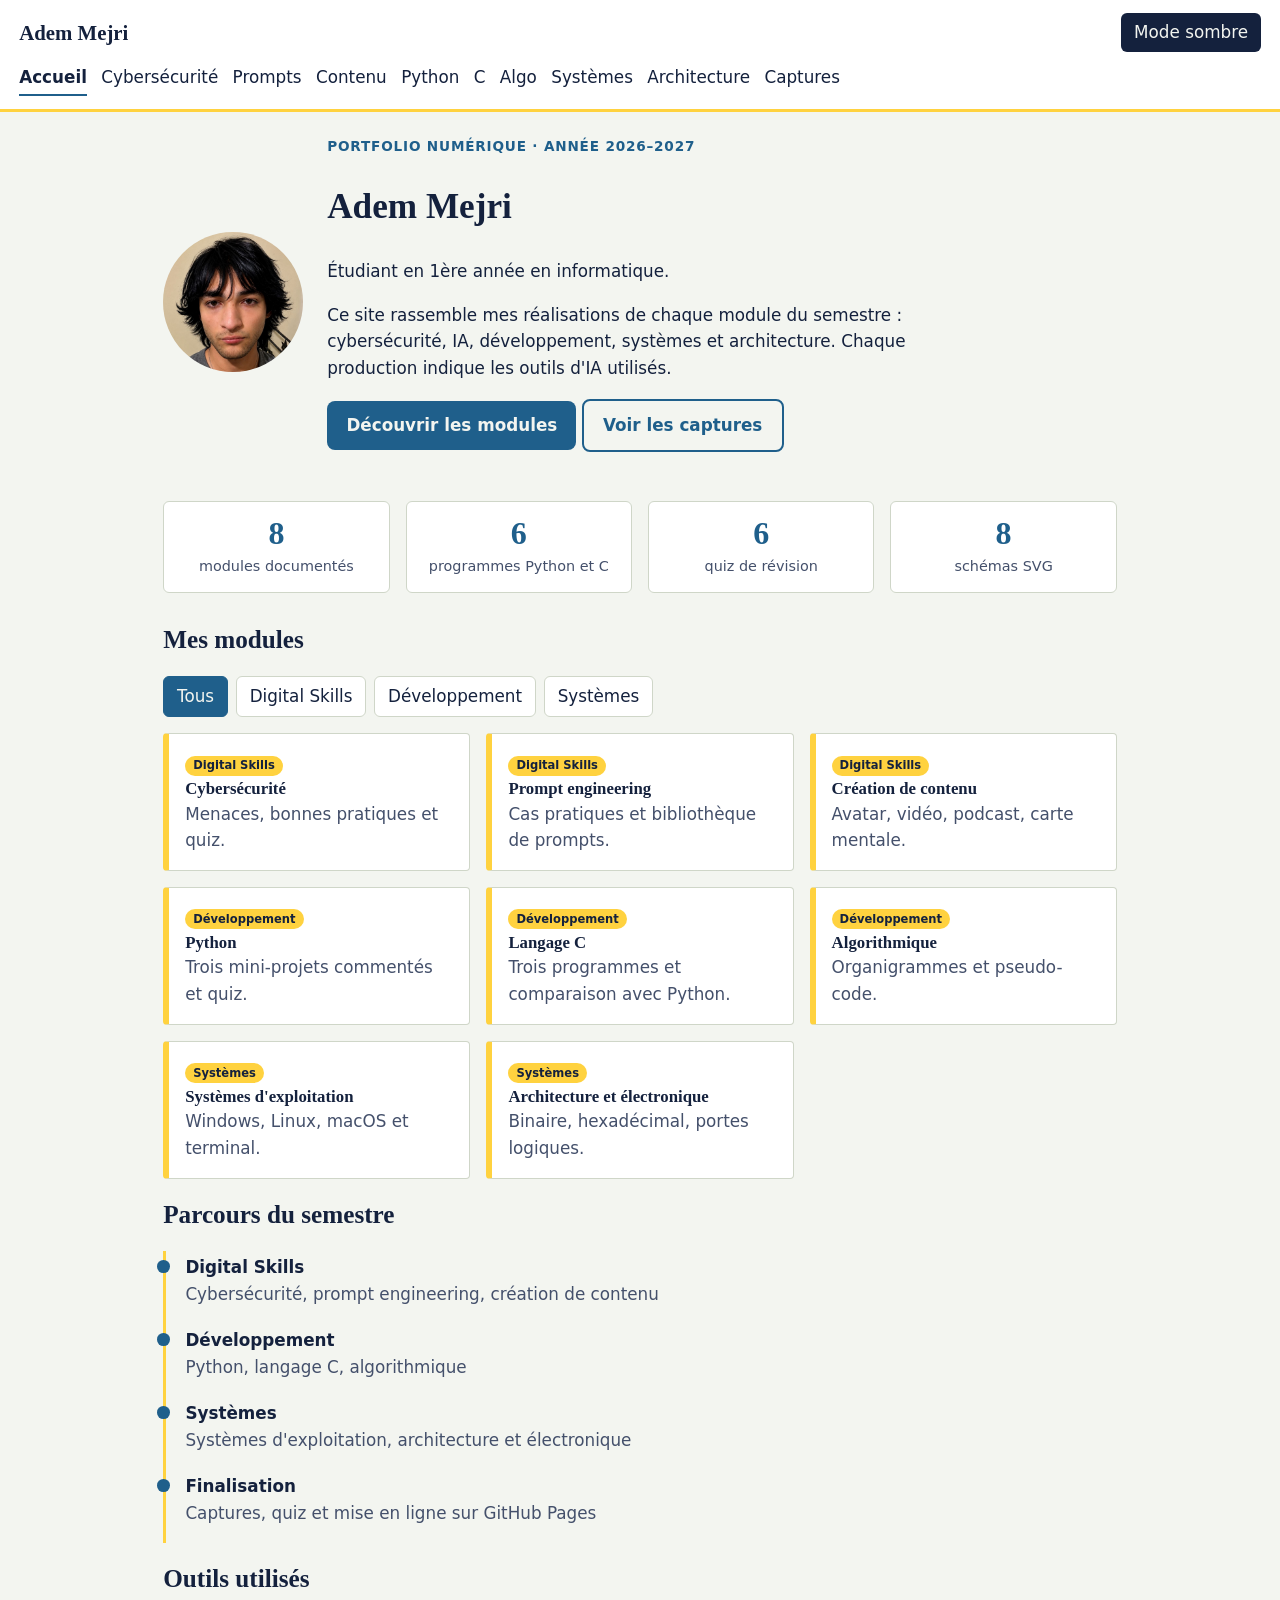
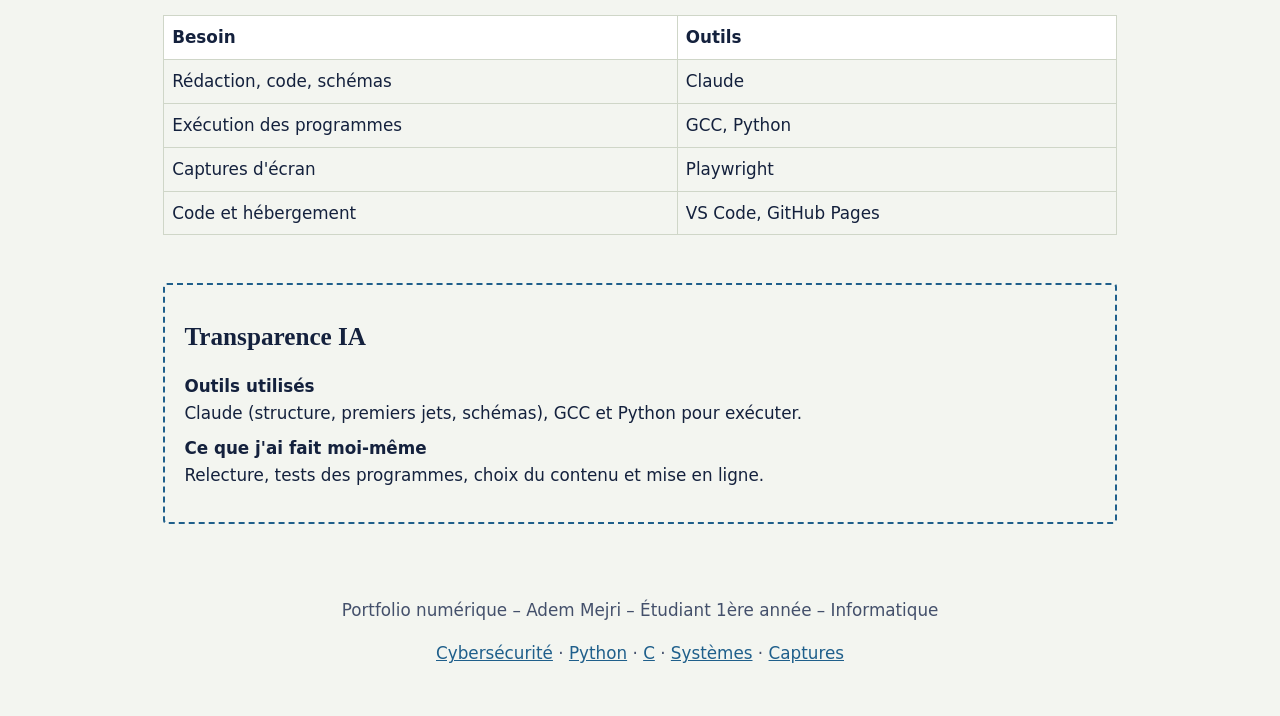
<file: index.html>
<!DOCTYPE html>
<html lang="fr"><head><meta charset="utf-8"><meta name="viewport" content="width=device-width, initial-scale=1">
<meta name="description" content="Portfolio numérique d'Adem Mejri : réalisations de 1ère année en informatique (cybersécurité, IA, développement, systèmes).">
<title>Accueil – Portfolio numérique</title><link rel="stylesheet" href="css/style.css"></head>
<body><a class="skip" href="#main">Aller au contenu</a><header><a class="brand" href="index.html">Adem Mejri</a>
<button id="menu-btn" aria-expanded="false" aria-controls="nav">Menu</button>
<button id="theme-btn" aria-label="Changer de thème">Mode sombre</button>
<nav id="nav" aria-label="Navigation principale"><a href="index.html" aria-current="page">Accueil</a><a href="digital-skills/cybersecurite.html">Cybersécurité</a><a href="digital-skills/prompt-engineering.html">Prompts</a><a href="digital-skills/creation-contenu.html">Contenu</a><a href="developpement/python.html">Python</a><a href="developpement/langage-c.html">C</a><a href="developpement/algorithmique.html">Algo</a><a href="systemes/systemes-exploitation.html">Systèmes</a><a href="systemes/architecture-electronique.html">Architecture</a><a href="captures.html">Captures</a></nav></header>
<main id="main"><section class="hero"><img src="medias/photo.jpg" alt="Photo ou avatar de Adem Mejri" width="140" height="140" style="object-fit:cover;object-position:top">
<div><p class="eyebrow">Portfolio numérique · Année 2026–2027</p><h1>Adem Mejri</h1><p>Étudiant en 1ère année en informatique.</p><p>Ce site rassemble mes réalisations de chaque module du semestre : cybersécurité, IA, développement, systèmes et architecture. Chaque production indique les outils d'IA utilisés.</p>
<p><a class="btn" href="#modules">Découvrir les modules</a> <a class="btn alt" href="captures.html">Voir les captures</a></p></div></section>
<div class="stats" aria-label="Chiffres clés"><div><b>8</b><span>modules documentés</span></div><div><b>6</b><span>programmes Python et C</span></div><div><b>6</b><span>quiz de révision</span></div><div><b>8</b><span>schémas SVG</span></div></div>
<h2 id="modules">Mes modules</h2>
<div class="filters" role="group" aria-label="Filtrer les modules"><button class="on" data-f="all">Tous</button><button data-f="ds">Digital Skills</button><button data-f="dev">Développement</button><button data-f="sys">Systèmes</button></div>
<div class="grid"><a class="mod" data-cat="ds" href="digital-skills/cybersecurite.html"><small class="tag">Digital Skills</small><h3>Cybersécurité</h3><p>Menaces, bonnes pratiques et quiz.</p></a><a class="mod" data-cat="ds" href="digital-skills/prompt-engineering.html"><small class="tag">Digital Skills</small><h3>Prompt engineering</h3><p>Cas pratiques et bibliothèque de prompts.</p></a><a class="mod" data-cat="ds" href="digital-skills/creation-contenu.html"><small class="tag">Digital Skills</small><h3>Création de contenu</h3><p>Avatar, vidéo, podcast, carte mentale.</p></a><a class="mod" data-cat="dev" href="developpement/python.html"><small class="tag">Développement</small><h3>Python</h3><p>Trois mini-projets commentés et quiz.</p></a><a class="mod" data-cat="dev" href="developpement/langage-c.html"><small class="tag">Développement</small><h3>Langage C</h3><p>Trois programmes et comparaison avec Python.</p></a><a class="mod" data-cat="dev" href="developpement/algorithmique.html"><small class="tag">Développement</small><h3>Algorithmique</h3><p>Organigrammes et pseudo-code.</p></a><a class="mod" data-cat="sys" href="systemes/systemes-exploitation.html"><small class="tag">Systèmes</small><h3>Systèmes d'exploitation</h3><p>Windows, Linux, macOS et terminal.</p></a><a class="mod" data-cat="sys" href="systemes/architecture-electronique.html"><small class="tag">Systèmes</small><h3>Architecture et électronique</h3><p>Binaire, hexadécimal, portes logiques.</p></a></div>
<h2>Parcours du semestre</h2><ol class="timeline"><li><b>Digital Skills</b><span>Cybersécurité, prompt engineering, création de contenu</span></li><li><b>Développement</b><span>Python, langage C, algorithmique</span></li><li><b>Systèmes</b><span>Systèmes d'exploitation, architecture et électronique</span></li><li><b>Finalisation</b><span>Captures, quiz et mise en ligne sur GitHub Pages</span></li></ol>
<h2>Outils utilisés</h2><div class="scroll"><table><tr><th>Besoin</th><th>Outils</th></tr><tr><td>Rédaction, code, schémas</td><td>Claude</td></tr><tr><td>Exécution des programmes</td><td>GCC, Python</td></tr><tr><td>Captures d'écran</td><td>Playwright</td></tr><tr><td>Code et hébergement</td><td>VS Code, GitHub Pages</td></tr></table></div>
<aside class="ai"><h2>Transparence IA</h2><dl><dt>Outils utilisés</dt><dd>Claude (structure, premiers jets, schémas), GCC et Python pour exécuter.</dd><dt>Ce que j'ai fait moi-même</dt><dd>Relecture, tests des programmes, choix du contenu et mise en ligne.</dd></dl></aside></main>
<footer><p>Portfolio numérique – Adem Mejri – Étudiant 1ère année – Informatique</p><p><a href="digital-skills/cybersecurite.html">Cybersécurité</a> · <a href="developpement/python.html">Python</a> · <a href="developpement/langage-c.html">C</a> · <a href="systemes/systemes-exploitation.html">Systèmes</a> · <a href="captures.html">Captures</a></p></footer>
<script src="js/script.js"></script></body></html>
</file>
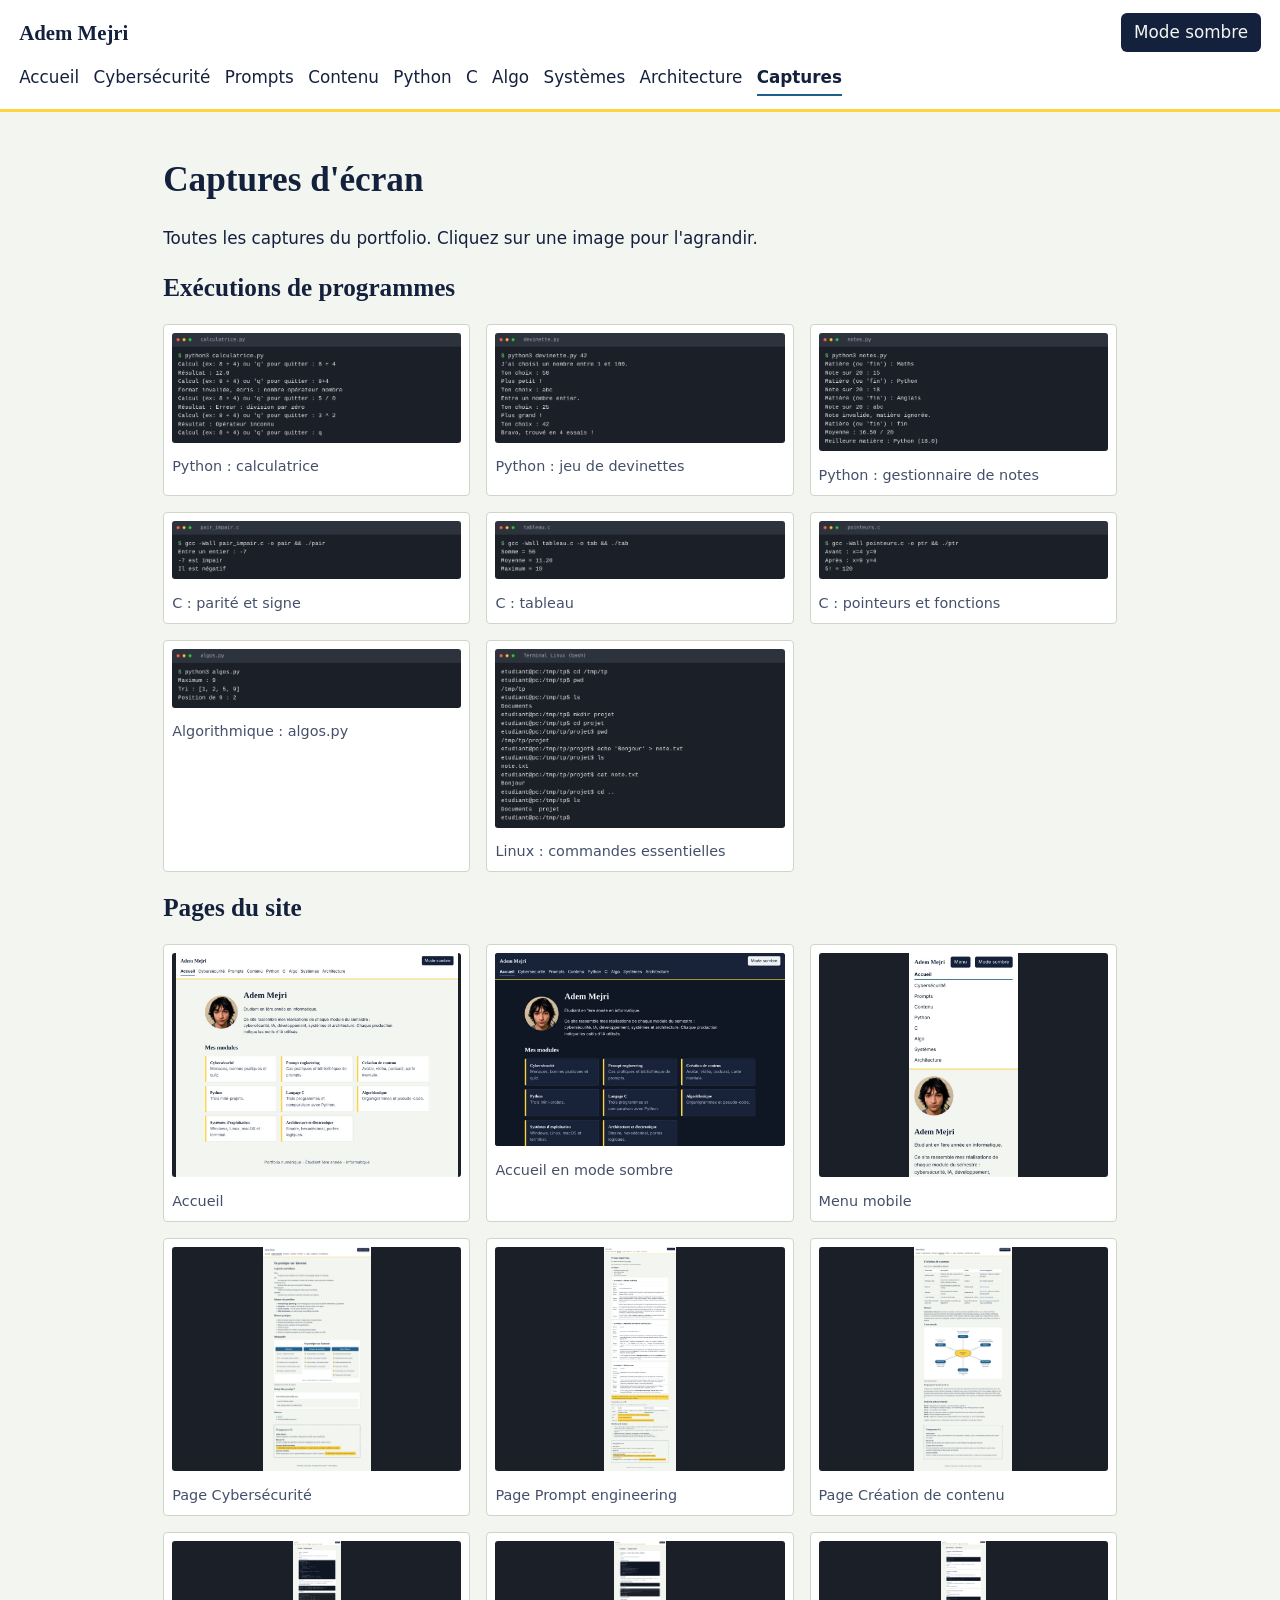
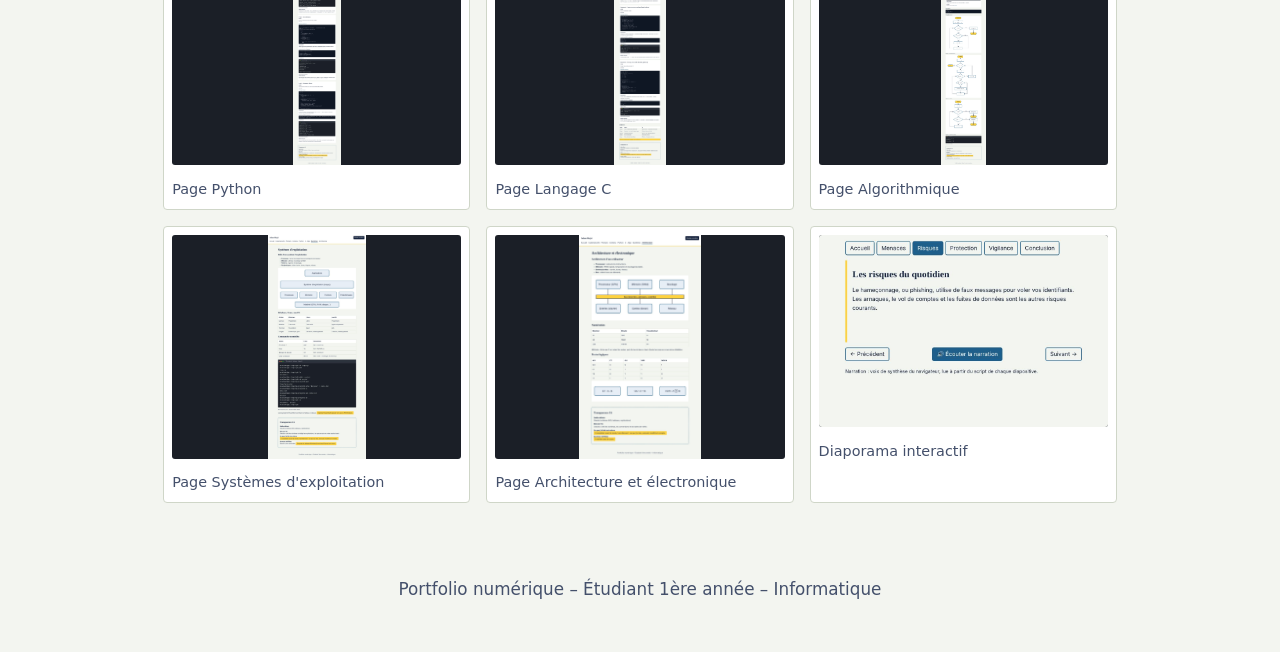
<file: captures.html>
<!DOCTYPE html>
<html lang="fr"><head><meta charset="utf-8"><meta name="viewport" content="width=device-width, initial-scale=1">
<title>Captures – Portfolio numérique</title><link rel="stylesheet" href="css/style.css"></head>
<body><a class="skip" href="#main">Aller au contenu</a><header><a class="brand" href="index.html">Adem Mejri</a>
<button id="menu-btn" aria-expanded="false" aria-controls="nav">Menu</button>
<button id="theme-btn" aria-label="Changer de thème">Mode sombre</button>
<nav id="nav" aria-label="Navigation principale"><a href="index.html">Accueil</a><a href="digital-skills/cybersecurite.html">Cybersécurité</a><a href="digital-skills/prompt-engineering.html">Prompts</a><a href="digital-skills/creation-contenu.html">Contenu</a><a href="developpement/python.html">Python</a><a href="developpement/langage-c.html">C</a><a href="developpement/algorithmique.html">Algo</a><a href="systemes/systemes-exploitation.html">Systèmes</a><a href="systemes/architecture-electronique.html">Architecture</a><a href="captures.html" aria-current="page">Captures</a></nav></header>
<main id="main"><h1>Captures d'écran</h1><p>Toutes les captures du portfolio. Cliquez sur une image pour l'agrandir.</p><h2>Exécutions de programmes</h2><div class="caps t"><figure class="cap"><a href="medias/captures/python-calculatrice.png"><img src="medias/captures/python-calculatrice.png" alt="Python : calculatrice" loading="lazy"></a><figcaption>Python : calculatrice</figcaption></figure><figure class="cap"><a href="medias/captures/python-devinette.png"><img src="medias/captures/python-devinette.png" alt="Python : jeu de devinettes" loading="lazy"></a><figcaption>Python : jeu de devinettes</figcaption></figure><figure class="cap"><a href="medias/captures/python-notes.png"><img src="medias/captures/python-notes.png" alt="Python : gestionnaire de notes" loading="lazy"></a><figcaption>Python : gestionnaire de notes</figcaption></figure><figure class="cap"><a href="medias/captures/c-parite.png"><img src="medias/captures/c-parite.png" alt="C : parité et signe" loading="lazy"></a><figcaption>C : parité et signe</figcaption></figure><figure class="cap"><a href="medias/captures/c-tableau.png"><img src="medias/captures/c-tableau.png" alt="C : tableau" loading="lazy"></a><figcaption>C : tableau</figcaption></figure><figure class="cap"><a href="medias/captures/c-pointeurs.png"><img src="medias/captures/c-pointeurs.png" alt="C : pointeurs et fonctions" loading="lazy"></a><figcaption>C : pointeurs et fonctions</figcaption></figure><figure class="cap"><a href="medias/captures/python-algos.png"><img src="medias/captures/python-algos.png" alt="Algorithmique : algos.py" loading="lazy"></a><figcaption>Algorithmique : algos.py</figcaption></figure><figure class="cap"><a href="medias/captures/linux-commandes.png"><img src="medias/captures/linux-commandes.png" alt="Linux : commandes essentielles" loading="lazy"></a><figcaption>Linux : commandes essentielles</figcaption></figure></div><h2>Pages du site</h2><div class="caps term"><figure class="cap"><a href="medias/captures/site/index.jpg"><img src="medias/captures/site/index.jpg" alt="Accueil" loading="lazy"></a><figcaption>Accueil</figcaption></figure><figure class="cap"><a href="medias/captures/site/index_mode-sombre.jpg"><img src="medias/captures/site/index_mode-sombre.jpg" alt="Accueil en mode sombre" loading="lazy"></a><figcaption>Accueil en mode sombre</figcaption></figure><figure class="cap"><a href="medias/captures/site/index_mobile-menu.jpg"><img src="medias/captures/site/index_mobile-menu.jpg" alt="Menu mobile" loading="lazy"></a><figcaption>Menu mobile</figcaption></figure><figure class="cap"><a href="medias/captures/site/digital-skills_cybersecurite.jpg"><img src="medias/captures/site/digital-skills_cybersecurite.jpg" alt="Page Cybersécurité" loading="lazy"></a><figcaption>Page Cybersécurité</figcaption></figure><figure class="cap"><a href="medias/captures/site/digital-skills_prompt-engineering.jpg"><img src="medias/captures/site/digital-skills_prompt-engineering.jpg" alt="Page Prompt engineering" loading="lazy"></a><figcaption>Page Prompt engineering</figcaption></figure><figure class="cap"><a href="medias/captures/site/digital-skills_creation-contenu.jpg"><img src="medias/captures/site/digital-skills_creation-contenu.jpg" alt="Page Création de contenu" loading="lazy"></a><figcaption>Page Création de contenu</figcaption></figure><figure class="cap"><a href="medias/captures/site/developpement_python.jpg"><img src="medias/captures/site/developpement_python.jpg" alt="Page Python" loading="lazy"></a><figcaption>Page Python</figcaption></figure><figure class="cap"><a href="medias/captures/site/developpement_langage-c.jpg"><img src="medias/captures/site/developpement_langage-c.jpg" alt="Page Langage C" loading="lazy"></a><figcaption>Page Langage C</figcaption></figure><figure class="cap"><a href="medias/captures/site/developpement_algorithmique.jpg"><img src="medias/captures/site/developpement_algorithmique.jpg" alt="Page Algorithmique" loading="lazy"></a><figcaption>Page Algorithmique</figcaption></figure><figure class="cap"><a href="medias/captures/site/systemes_systemes-exploitation.jpg"><img src="medias/captures/site/systemes_systemes-exploitation.jpg" alt="Page Systèmes d'exploitation" loading="lazy"></a><figcaption>Page Systèmes d'exploitation</figcaption></figure><figure class="cap"><a href="medias/captures/site/systemes_architecture-electronique.jpg"><img src="medias/captures/site/systemes_architecture-electronique.jpg" alt="Page Architecture et électronique" loading="lazy"></a><figcaption>Page Architecture et électronique</figcaption></figure><figure class="cap"><a href="medias/captures/site/medias_diaporama.jpg"><img src="medias/captures/site/medias_diaporama.jpg" alt="Diaporama interactif" loading="lazy"></a><figcaption>Diaporama interactif</figcaption></figure></div></main><footer><p>Portfolio numérique – Étudiant 1ère année – Informatique</p></footer><script src="js/script.js"></script></body></html>
</file>
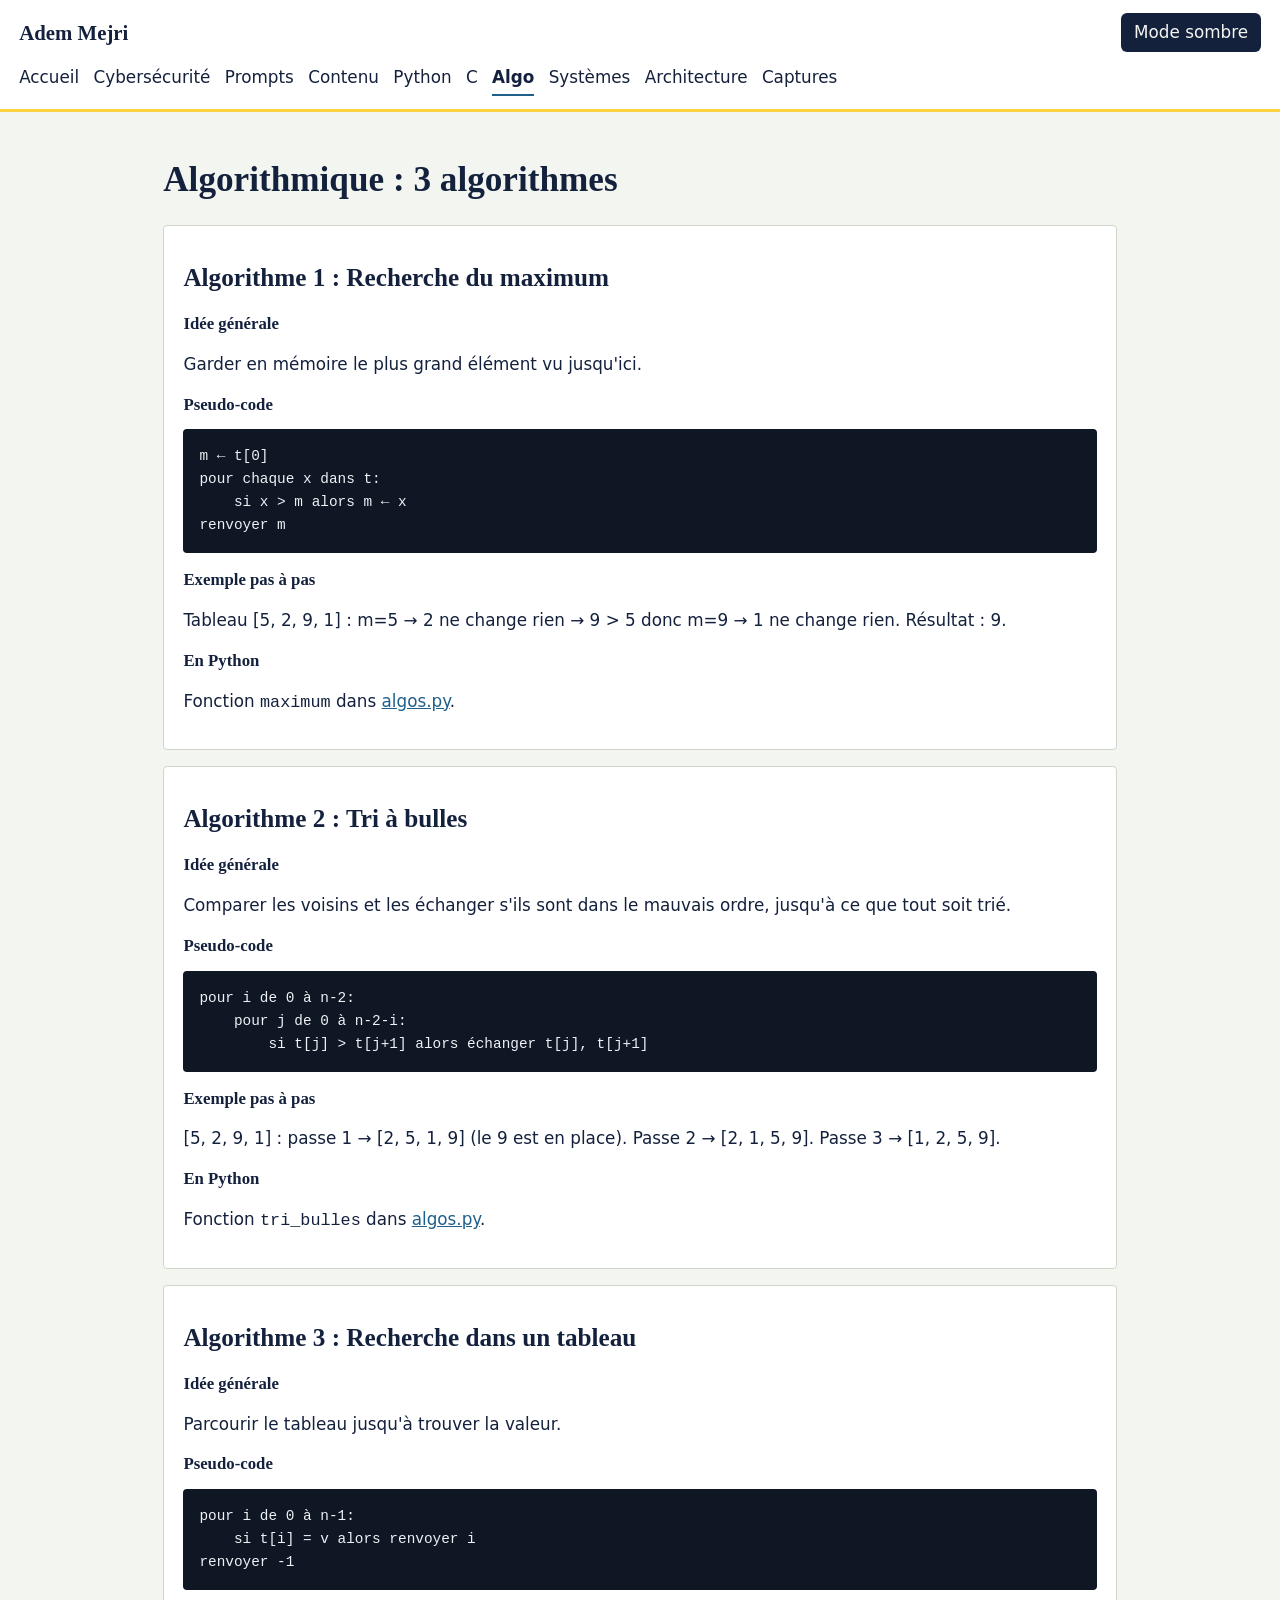
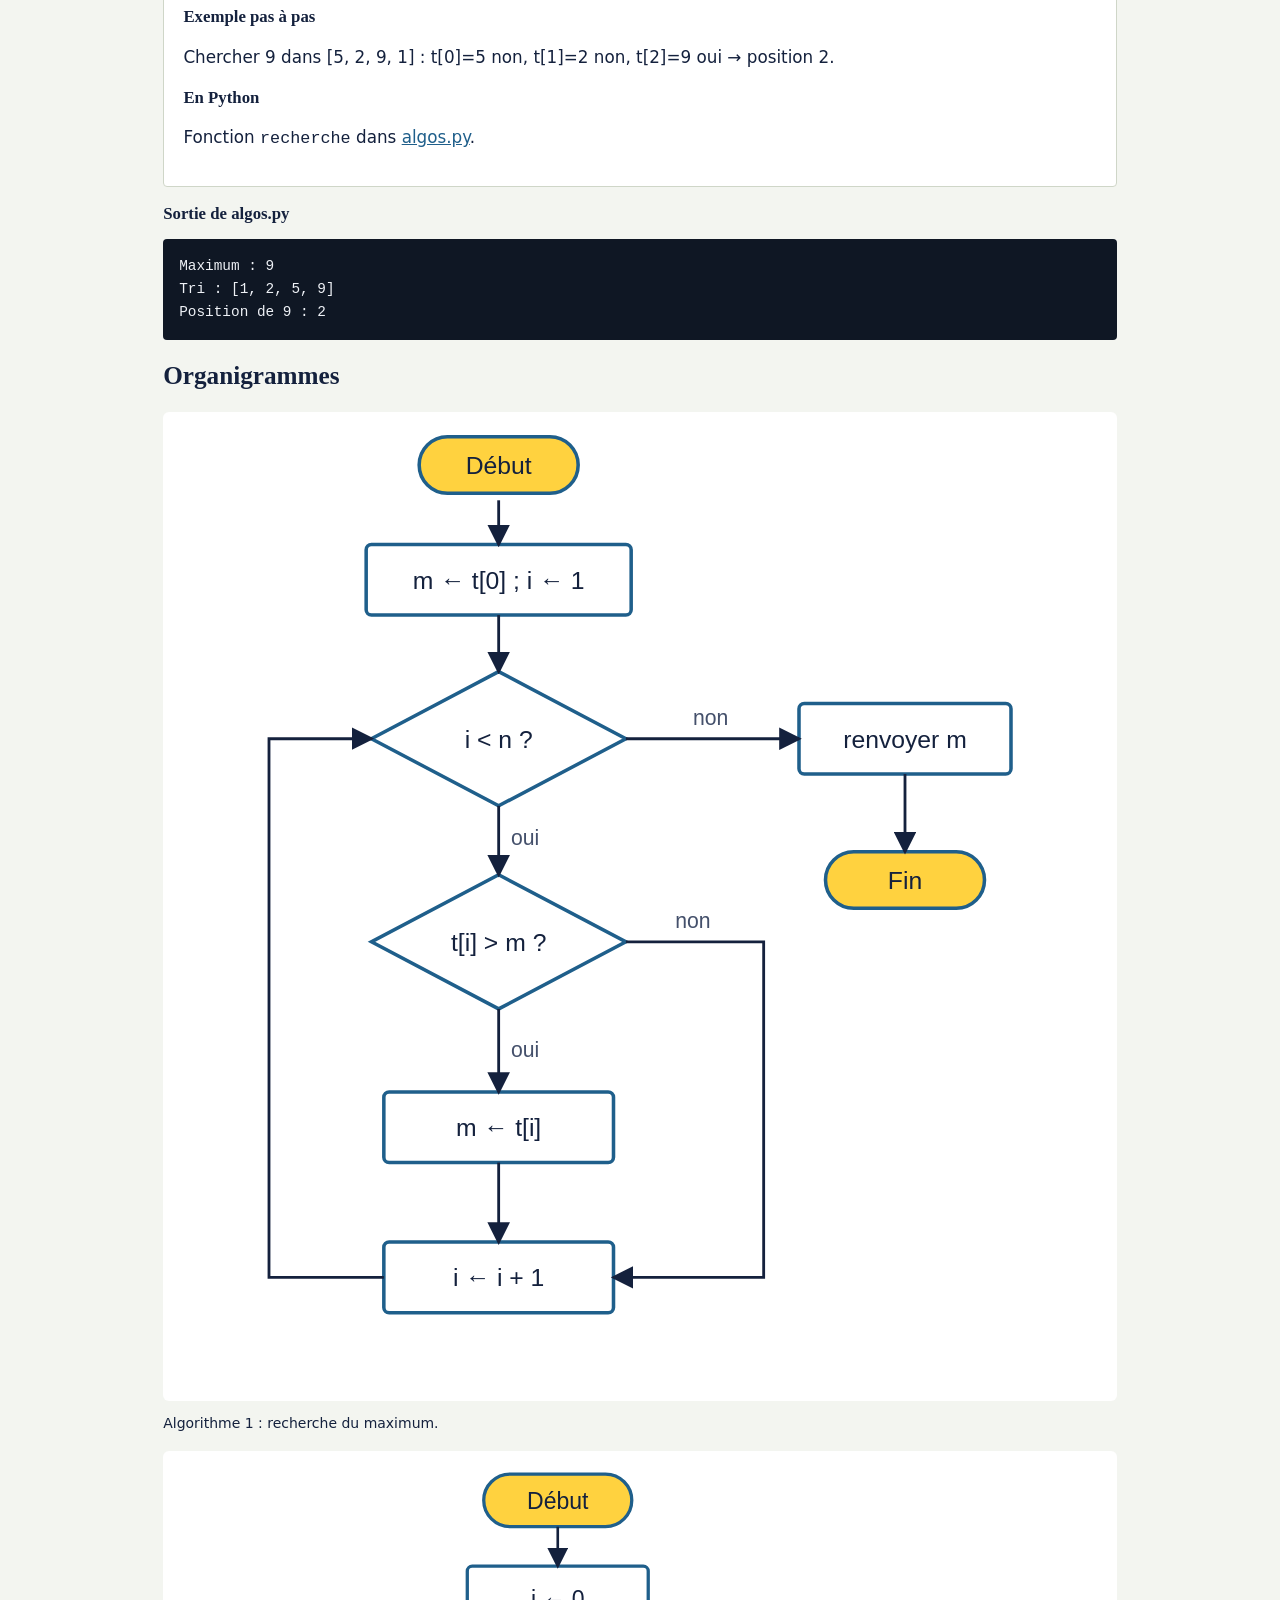
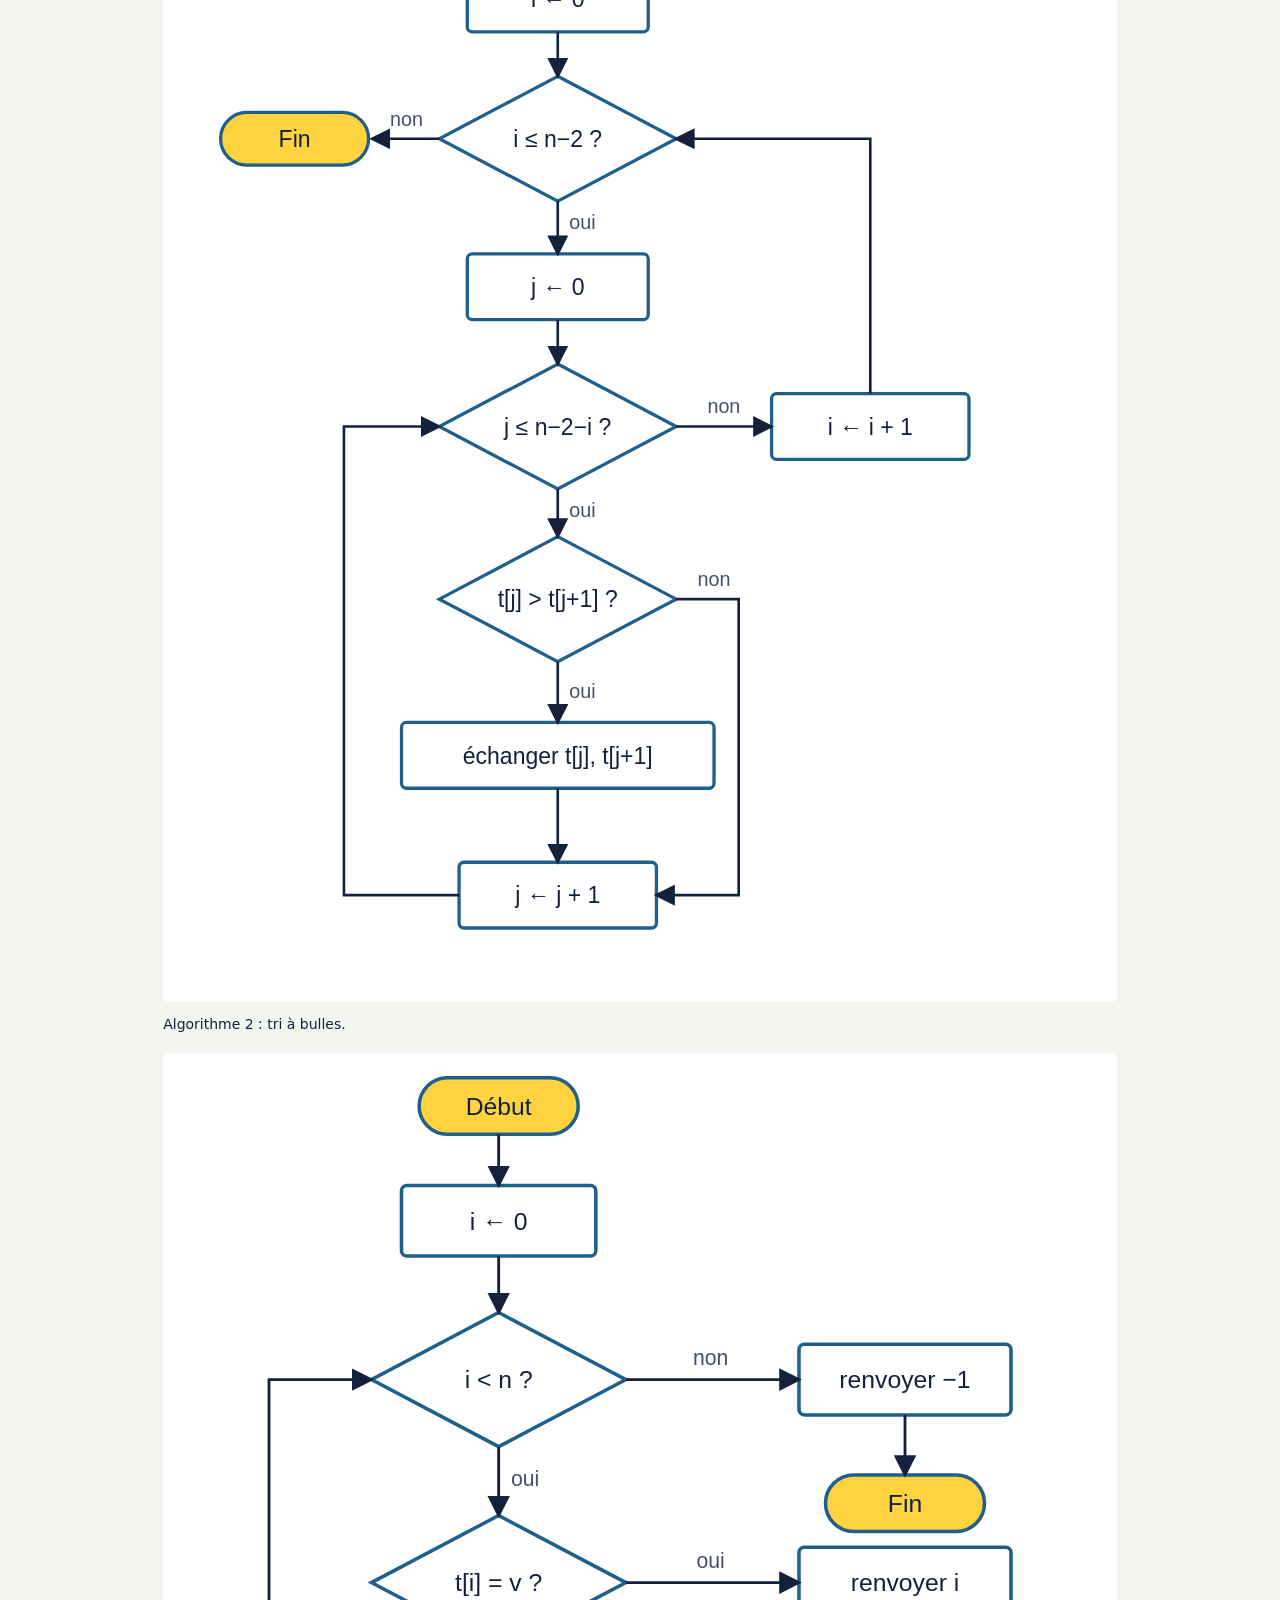
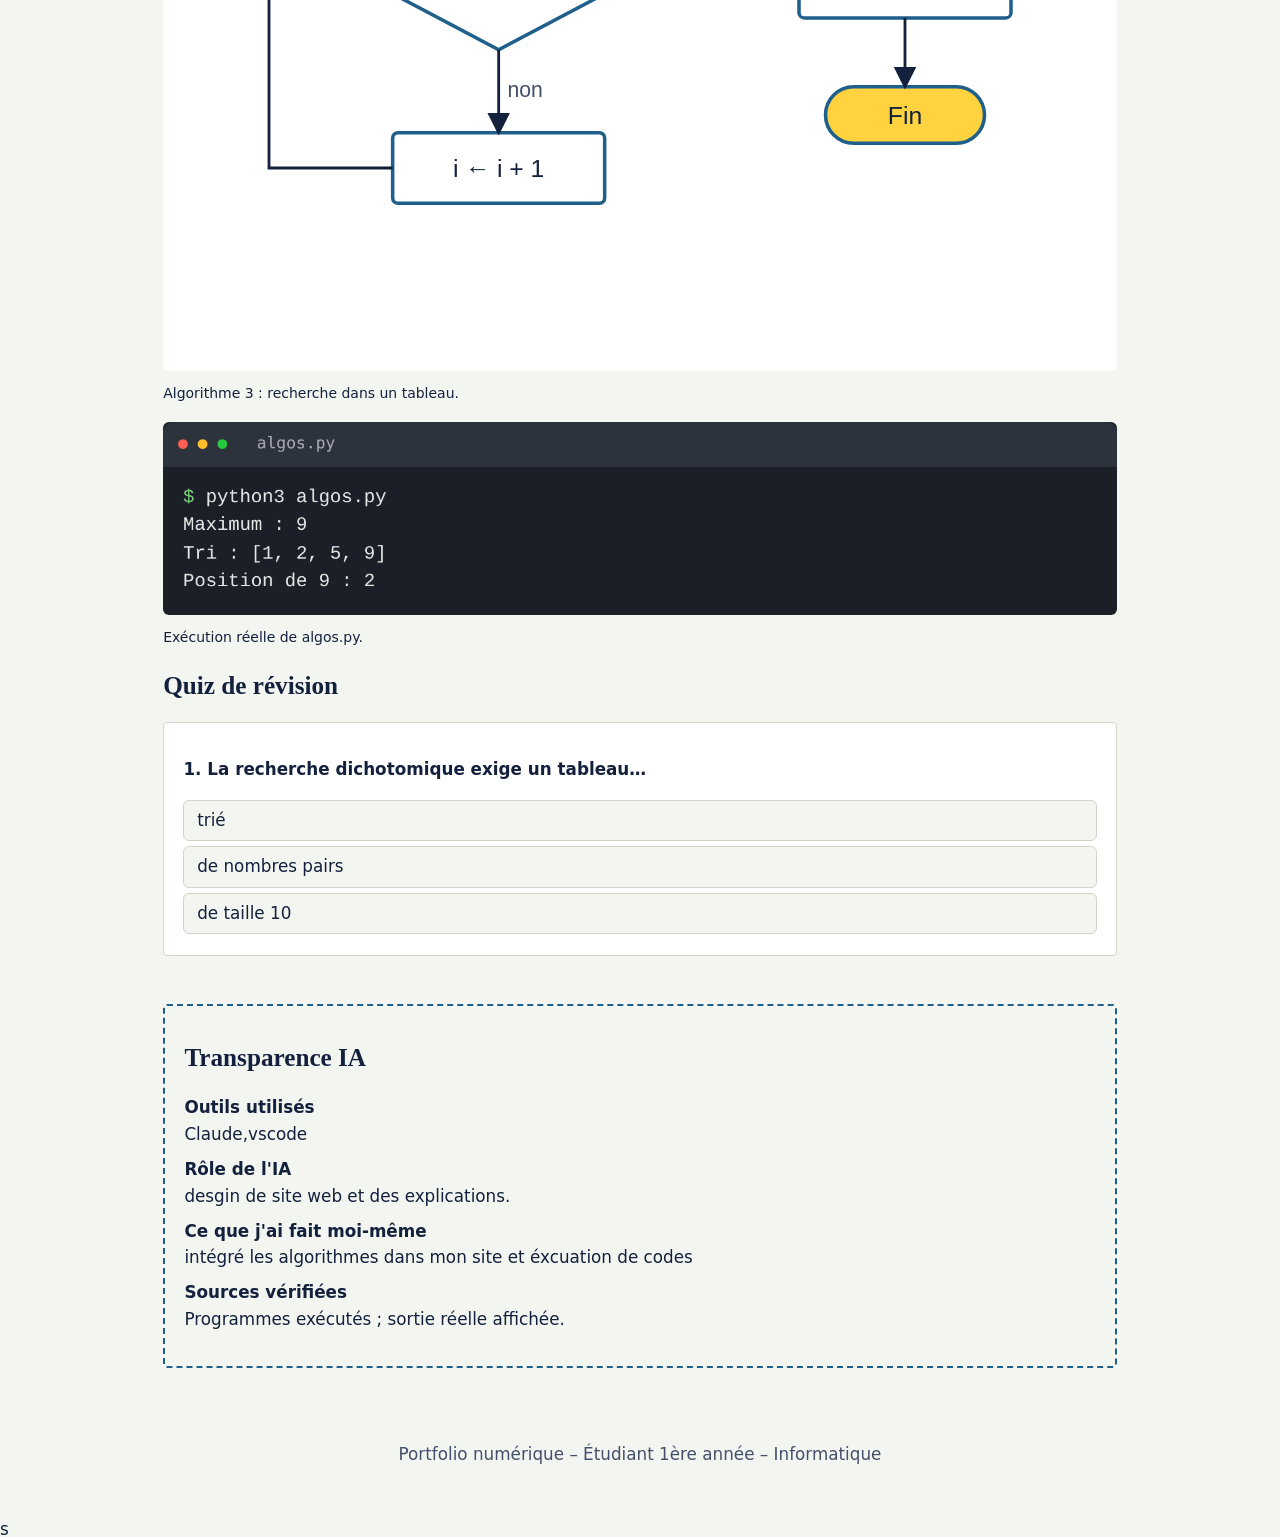
<file: developpement/algorithmique.html>
<!DOCTYPE html>
<html lang="fr"><head><meta charset="utf-8"><meta name="viewport" content="width=device-width, initial-scale=1">
<title>Algorithmique – Portfolio numérique</title><link rel="stylesheet" href="../css/style.css"></head>
<body><a class="skip" href="#main">Aller au contenu</a><header><a class="brand" href="../index.html">Adem Mejri</a>
<button id="menu-btn" aria-expanded="false" aria-controls="nav">Menu</button>
<button id="theme-btn" aria-label="Changer de thème">Mode sombre</button>
<nav id="nav" aria-label="Navigation principale"><a href="../index.html">Accueil</a><a href="../digital-skills/cybersecurite.html">Cybersécurité</a><a href="../digital-skills/prompt-engineering.html">Prompts</a><a href="../digital-skills/creation-contenu.html">Contenu</a><a href="../developpement/python.html">Python</a><a href="../developpement/langage-c.html">C</a><a href="../developpement/algorithmique.html" aria-current="page">Algo</a><a href="../systemes/systemes-exploitation.html">Systèmes</a><a href="../systemes/architecture-electronique.html">Architecture</a><a href="../captures.html">Captures</a></nav></header>
<main id="main"><h1>Algorithmique : 3 algorithmes</h1><section class="card"><h2>Algorithme 1 : Recherche du maximum</h2><h3>Idée générale</h3><p>Garder en mémoire le plus grand élément vu jusqu'ici.</p><h3>Pseudo-code</h3><pre><code>m ← t[0]
pour chaque x dans t:
    si x &gt; m alors m ← x
renvoyer m</code></pre><h3>Exemple pas à pas</h3><p>Tableau [5, 2, 9, 1] : m=5 → 2 ne change rien → 9 > 5 donc m=9 → 1 ne change rien. Résultat : 9.</p><h3>En Python</h3><p>Fonction <code>maximum</code> dans <a href="code/algos.py">algos.py</a>.</p></section><section class="card"><h2>Algorithme 2 : Tri à bulles</h2><h3>Idée générale</h3><p>Comparer les voisins et les échanger s'ils sont dans le mauvais ordre, jusqu'à ce que tout soit trié.</p><h3>Pseudo-code</h3><pre><code>pour i de 0 à n-2:
    pour j de 0 à n-2-i:
        si t[j] &gt; t[j+1] alors échanger t[j], t[j+1]</code></pre><h3>Exemple pas à pas</h3><p>[5, 2, 9, 1] : passe 1 → [2, 5, 1, 9] (le 9 est en place). Passe 2 → [2, 1, 5, 9]. Passe 3 → [1, 2, 5, 9].</p><h3>En Python</h3><p>Fonction <code>tri_bulles</code> dans <a href="code/algos.py">algos.py</a>.</p></section><section class="card"><h2>Algorithme 3 : Recherche dans un tableau</h2><h3>Idée générale</h3><p>Parcourir le tableau jusqu'à trouver la valeur.</p><h3>Pseudo-code</h3><pre><code>pour i de 0 à n-1:
    si t[i] = v alors renvoyer i
renvoyer -1</code></pre><h3>Exemple pas à pas</h3><p>Chercher 9 dans [5, 2, 9, 1] : t[0]=5 non, t[1]=2 non, t[2]=9 oui → position 2.</p><h3>En Python</h3><p>Fonction <code>recherche</code> dans <a href="code/algos.py">algos.py</a>.</p></section><h3>Sortie de algos.py</h3><pre><code>Maximum : 9
Tri : [1, 2, 5, 9]
Position de 9 : 2
</code></pre><section><h2>Organigrammes</h2><figure style="margin:1rem 0"><img src="../medias/organigramme-maximum.svg" alt="Organigramme de la recherche du maximum : initialiser m et i, boucle tant que i &lt; n, comparer t[i] à m, mettre à jour m, incrémenter i, renvoyer m." style="max-width:100%;height:auto;border-radius:6px"><figcaption><small>Algorithme 1 : recherche du maximum.</small></figcaption></figure><figure style="margin:1rem 0"><img src="../medias/organigramme-tri.svg" alt="Organigramme du tri à bulles : deux boucles imbriquées i et j, échange de t[j] et t[j+1] si t[j] est plus grand." style="max-width:100%;height:auto;border-radius:6px"><figcaption><small>Algorithme 2 : tri à bulles.</small></figcaption></figure><figure style="margin:1rem 0"><img src="../medias/organigramme-recherche.svg" alt="Organigramme de la recherche dans un tableau : parcourir avec i, renvoyer i si t[i] = v, sinon renvoyer -1." style="max-width:100%;height:auto;border-radius:6px"><figcaption><small>Algorithme 3 : recherche dans un tableau.</small></figcaption></figure><figure style="margin:1rem 0"><img src="../medias/captures/python-algos.png" alt="Terminal : algos.py affiche Maximum 9, Tri [1, 2, 5, 9] et Position de 9 : 2." style="max-width:100%;height:auto;border-radius:6px"><figcaption><small>Exécution réelle de algos.py.</small></figcaption></figure></section><section><h2>Quiz de révision</h2><div id="quiz" class="card" data-q="algo"></div></section><aside class="ai"><h2>Transparence IA</h2><dl><dt>Outils utilisés</dt><dd>Claude,vscode</dd><dt>Rôle de l'IA</dt><dd>desgin de site web et des explications.</dd><dt>Ce que j'ai fait moi-même</dt><dd> intégré les algorithmes dans mon site et éxcuation de codes</dd><dt>Sources vérifiées</dt><dd>Programmes exécutés ; sortie réelle affichée.</dd></dl></aside></main>
<footer><p>Portfolio numérique – Étudiant 1ère année – Informatique</p></footer>
<script src="../js/script.js"></script></body></html>s
</file>
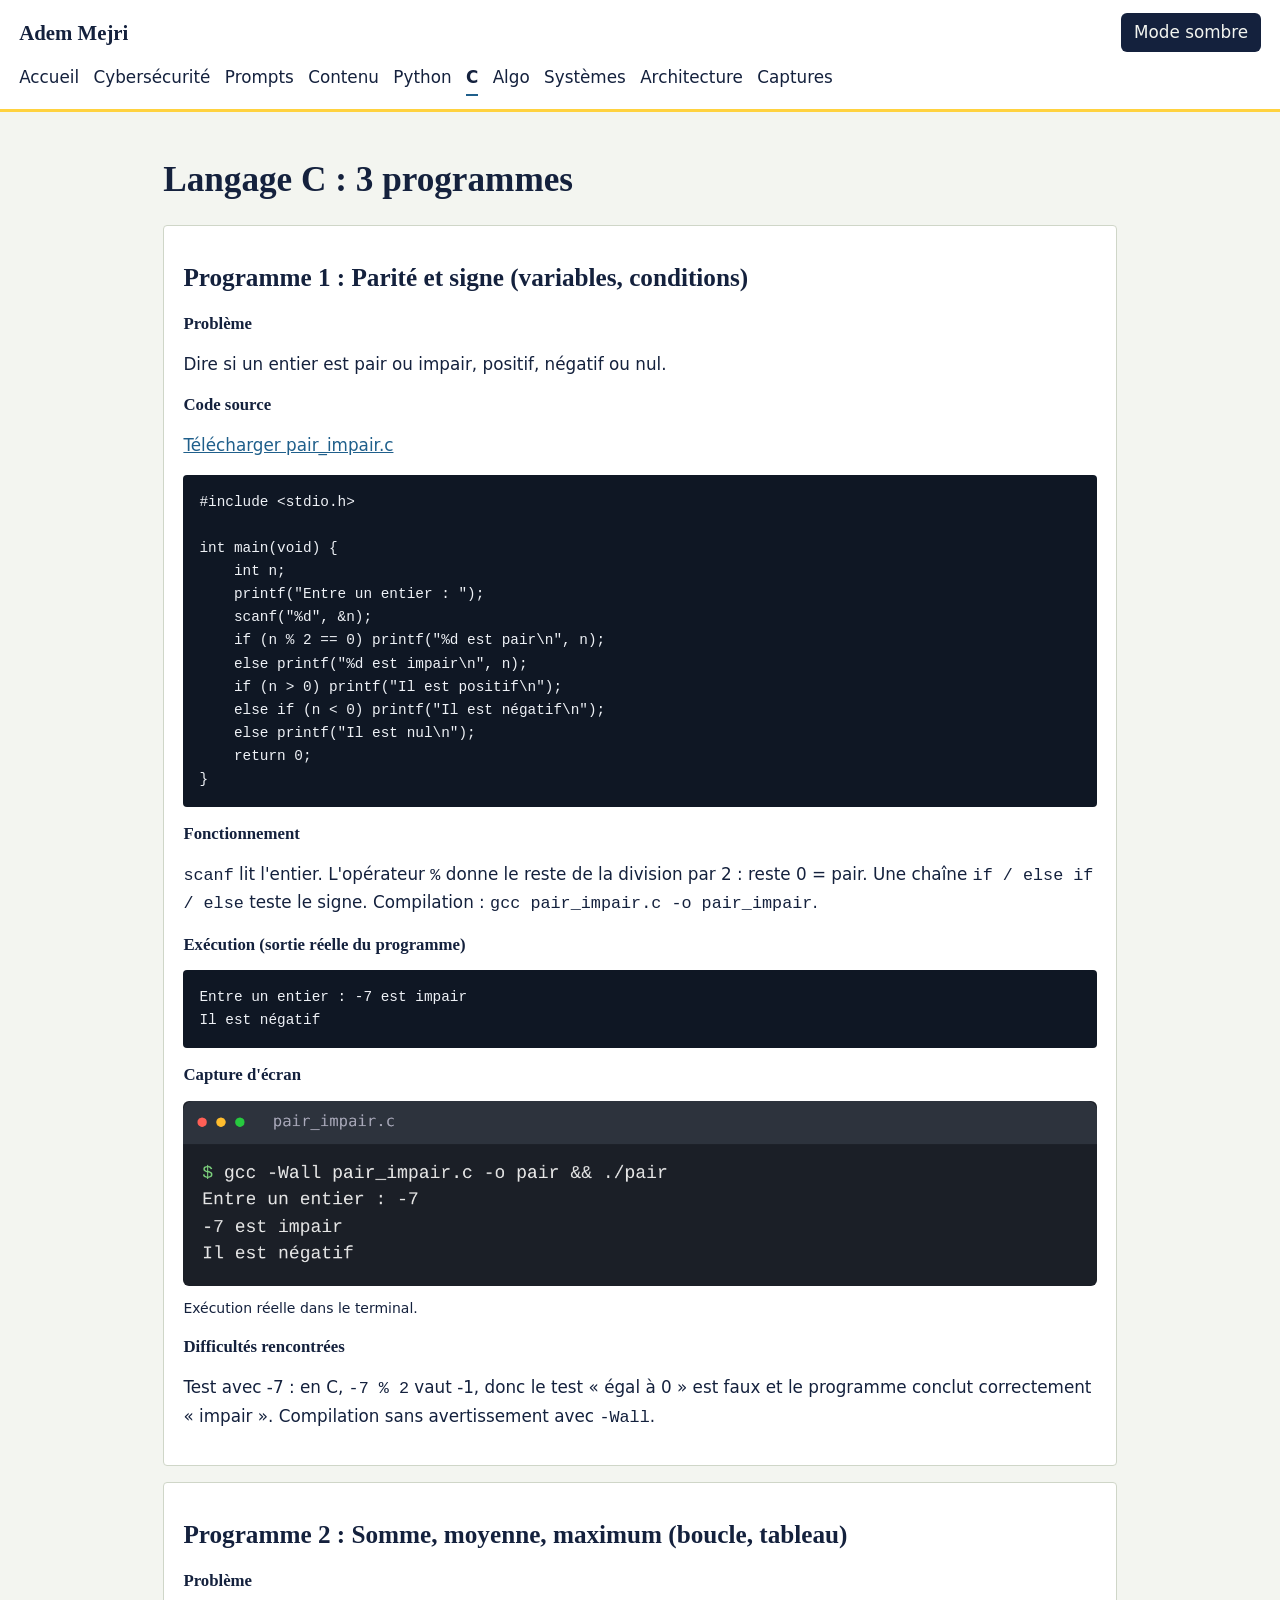
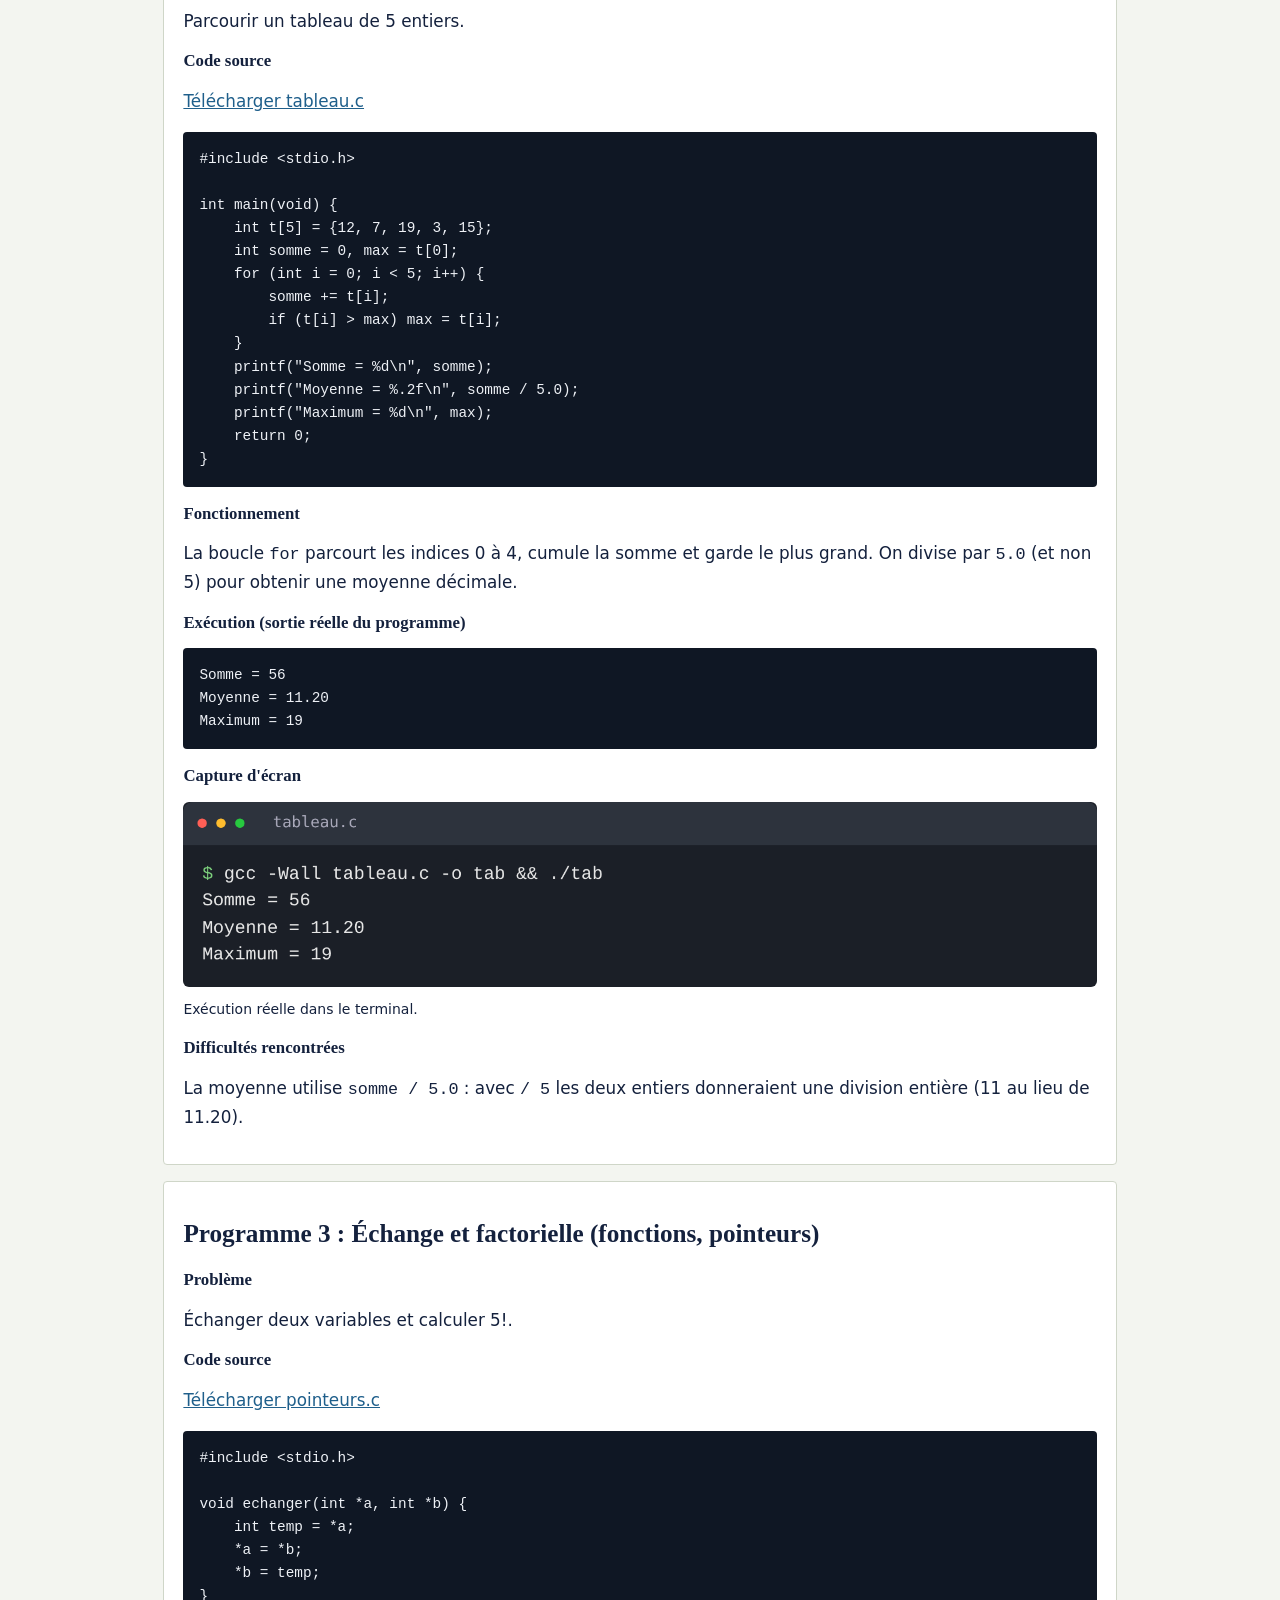
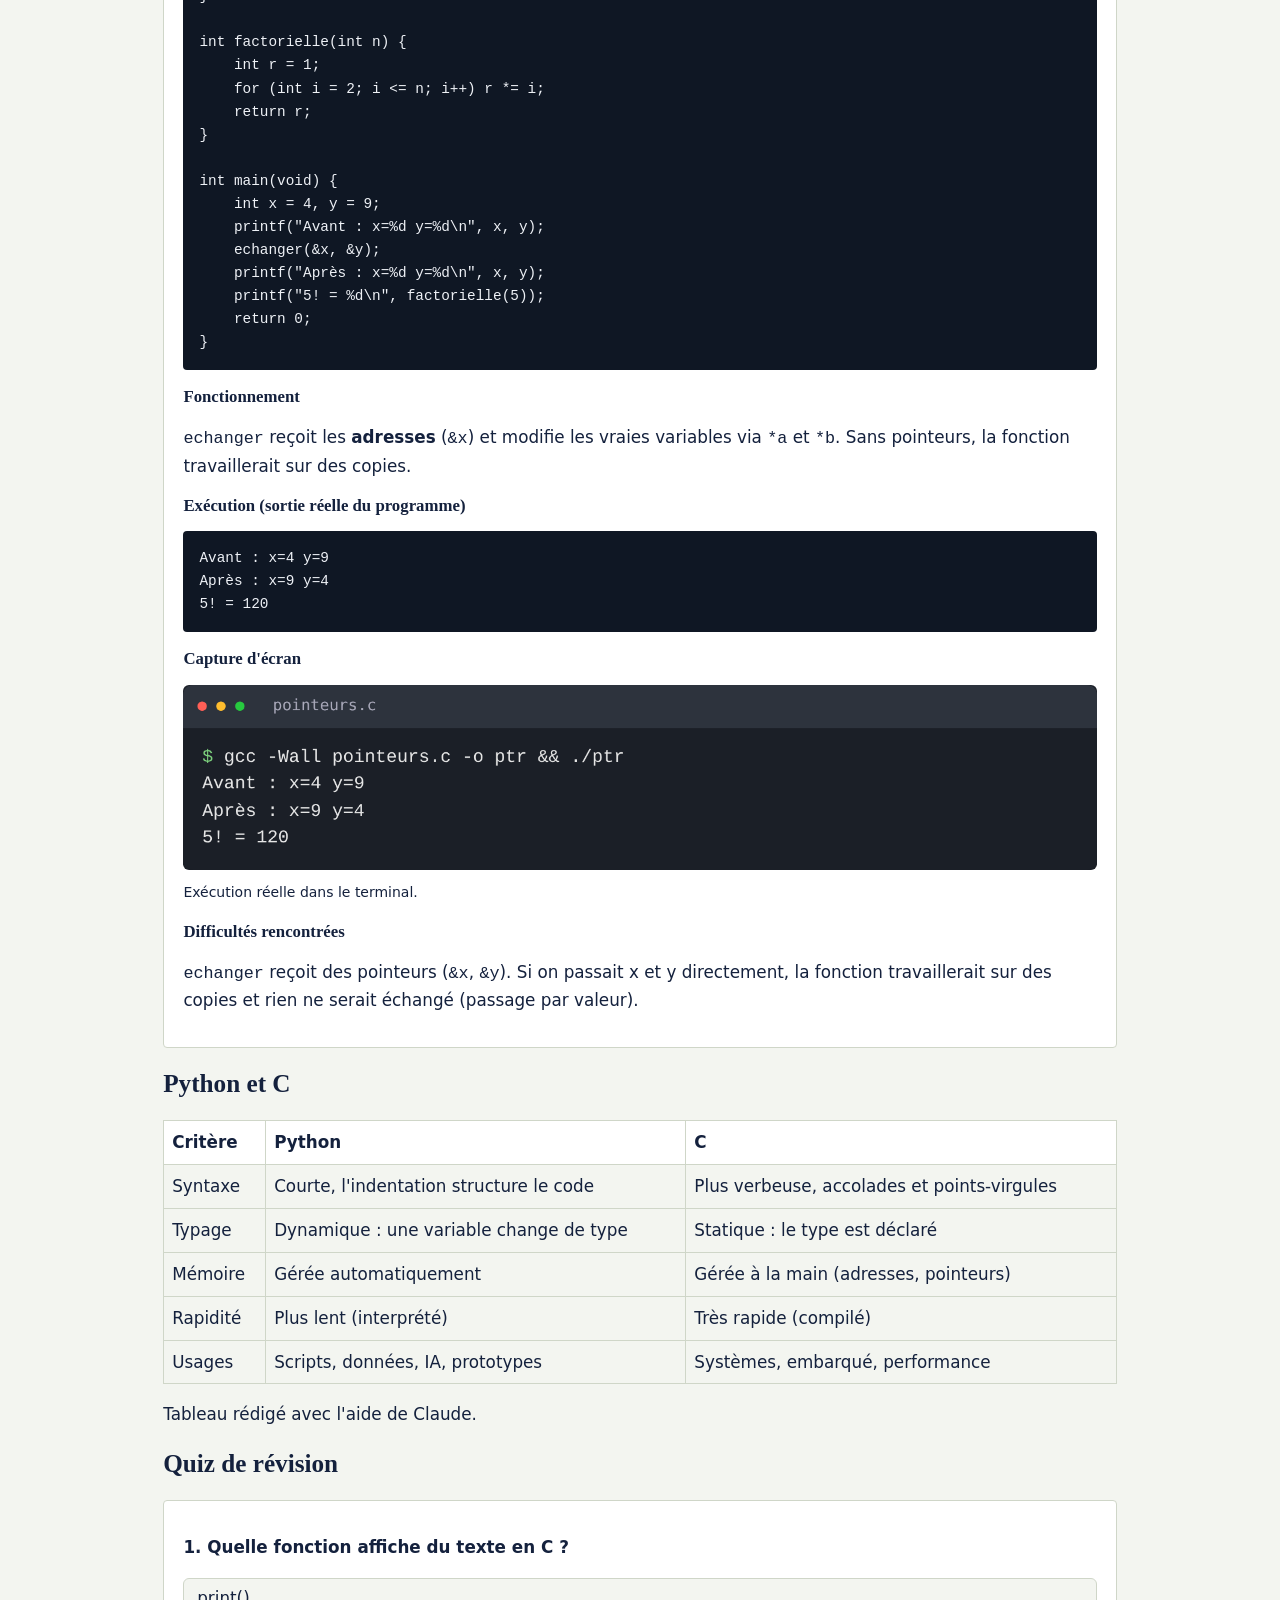
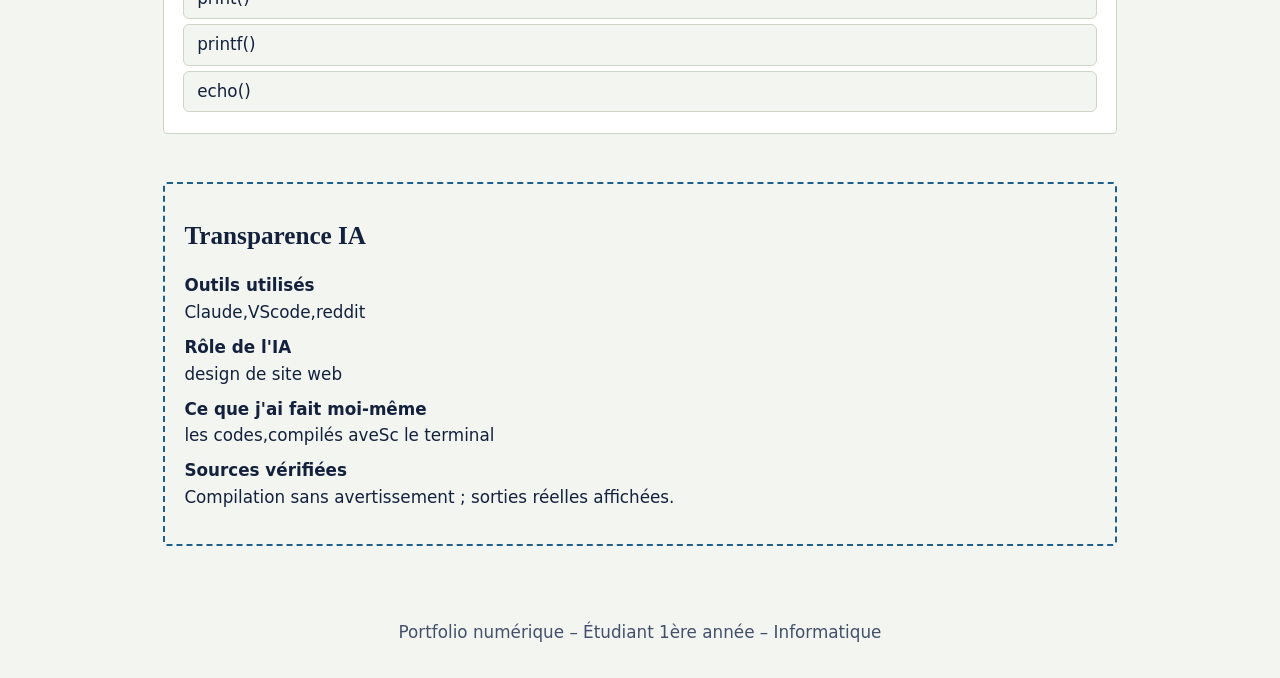
<file: developpement/langage-c.html>
<!DOCTYPE html>
<html lang="fr"><head><meta charset="utf-8"><meta name="viewport" content="width=device-width, initial-scale=1">
<title>Langage C – Portfolio numérique</title><link rel="stylesheet" href="../css/style.css"></head>
<body><a class="skip" href="#main">Aller au contenu</a><header><a class="brand" href="../index.html">Adem Mejri</a>
<button id="menu-btn" aria-expanded="false" aria-controls="nav">Menu</button>
<button id="theme-btn" aria-label="Changer de thème">Mode sombre</button>
<nav id="nav" aria-label="Navigation principale"><a href="../index.html">Accueil</a><a href="../digital-skills/cybersecurite.html">Cybersécurité</a><a href="../digital-skills/prompt-engineering.html">Prompts</a><a href="../digital-skills/creation-contenu.html">Contenu</a><a href="../developpement/python.html">Python</a><a href="../developpement/langage-c.html" aria-current="page">C</a><a href="../developpement/algorithmique.html">Algo</a><a href="../systemes/systemes-exploitation.html">Systèmes</a><a href="../systemes/architecture-electronique.html">Architecture</a><a href="../captures.html">Captures</a></nav></header>
<main id="main"><h1>Langage C : 3 programmes</h1><section class="card"><h2>Programme 1 : Parité et signe (variables, conditions)</h2><h3>Problème</h3><p>Dire si un entier est pair ou impair, positif, négatif ou nul.</p>
<h3>Code source</h3><p><a href="code/pair_impair.c">Télécharger pair_impair.c</a></p><pre><code>#include &lt;stdio.h&gt;

int main(void) {
    int n;
    printf(&quot;Entre un entier : &quot;);
    scanf(&quot;%d&quot;, &amp;n);
    if (n % 2 == 0) printf(&quot;%d est pair\n&quot;, n);
    else printf(&quot;%d est impair\n&quot;, n);
    if (n &gt; 0) printf(&quot;Il est positif\n&quot;);
    else if (n &lt; 0) printf(&quot;Il est négatif\n&quot;);
    else printf(&quot;Il est nul\n&quot;);
    return 0;
}
</code></pre>
<h3>Fonctionnement</h3><p><code>scanf</code> lit l'entier. L'opérateur <code>%</code> donne le reste de la division par 2 : reste 0 = pair. Une chaîne <code>if / else if / else</code> teste le signe. Compilation : <code>gcc pair_impair.c -o pair_impair</code>.</p>
<h3>Exécution (sortie réelle du programme)</h3><pre><code>Entre un entier : -7 est impair
Il est négatif
</code></pre>
<h3>Capture d'écran</h3><figure style="margin:1rem 0"><img src="../medias/captures/c-parite.png" alt="Terminal : compilation avec gcc -Wall sans avertissement, puis -7 est déclaré impair et négatif." style="max-width:100%;height:auto;border-radius:6px"><figcaption><small>Exécution réelle dans le terminal.</small></figcaption></figure><h3>Difficultés rencontrées</h3><p>Test avec -7 : en C, <code>-7 % 2</code> vaut -1, donc le test « égal à 0 » est faux et le programme conclut correctement « impair ». Compilation sans avertissement avec <code>-Wall</code>.</p></section><section class="card"><h2>Programme 2 : Somme, moyenne, maximum (boucle, tableau)</h2><h3>Problème</h3><p>Parcourir un tableau de 5 entiers.</p>
<h3>Code source</h3><p><a href="code/tableau.c">Télécharger tableau.c</a></p><pre><code>#include &lt;stdio.h&gt;

int main(void) {
    int t[5] = {12, 7, 19, 3, 15};
    int somme = 0, max = t[0];
    for (int i = 0; i &lt; 5; i++) {
        somme += t[i];
        if (t[i] &gt; max) max = t[i];
    }
    printf(&quot;Somme = %d\n&quot;, somme);
    printf(&quot;Moyenne = %.2f\n&quot;, somme / 5.0);
    printf(&quot;Maximum = %d\n&quot;, max);
    return 0;
}
</code></pre>
<h3>Fonctionnement</h3><p>La boucle <code>for</code> parcourt les indices 0 à 4, cumule la somme et garde le plus grand. On divise par <code>5.0</code> (et non 5) pour obtenir une moyenne décimale.</p>
<h3>Exécution (sortie réelle du programme)</h3><pre><code>Somme = 56
Moyenne = 11.20
Maximum = 19
</code></pre>
<h3>Capture d'écran</h3><figure style="margin:1rem 0"><img src="../medias/captures/c-tableau.png" alt="Terminal : somme 56, moyenne 11.20 et maximum 19 du tableau." style="max-width:100%;height:auto;border-radius:6px"><figcaption><small>Exécution réelle dans le terminal.</small></figcaption></figure><h3>Difficultés rencontrées</h3><p>La moyenne utilise <code>somme / 5.0</code> : avec <code>/ 5</code> les deux entiers donneraient une division entière (11 au lieu de 11.20).</p></section><section class="card"><h2>Programme 3 : Échange et factorielle (fonctions, pointeurs)</h2><h3>Problème</h3><p>Échanger deux variables et calculer 5!.</p>
<h3>Code source</h3><p><a href="code/pointeurs.c">Télécharger pointeurs.c</a></p><pre><code>#include &lt;stdio.h&gt;

void echanger(int *a, int *b) {
    int temp = *a;
    *a = *b;
    *b = temp;
}

int factorielle(int n) {
    int r = 1;
    for (int i = 2; i &lt;= n; i++) r *= i;
    return r;
}

int main(void) {
    int x = 4, y = 9;
    printf(&quot;Avant : x=%d y=%d\n&quot;, x, y);
    echanger(&amp;x, &amp;y);
    printf(&quot;Après : x=%d y=%d\n&quot;, x, y);
    printf(&quot;5! = %d\n&quot;, factorielle(5));
    return 0;
}
</code></pre>
<h3>Fonctionnement</h3><p><code>echanger</code> reçoit les <strong>adresses</strong> (<code>&amp;x</code>) et modifie les vraies variables via <code>*a</code> et <code>*b</code>. Sans pointeurs, la fonction travaillerait sur des copies.</p>
<h3>Exécution (sortie réelle du programme)</h3><pre><code>Avant : x=4 y=9
Après : x=9 y=4
5! = 120
</code></pre>
<h3>Capture d'écran</h3><figure style="margin:1rem 0"><img src="../medias/captures/c-pointeurs.png" alt="Terminal : échange de x=4 et y=9, puis 5! = 120." style="max-width:100%;height:auto;border-radius:6px"><figcaption><small>Exécution réelle dans le terminal.</small></figcaption></figure><h3>Difficultés rencontrées</h3><p><code>echanger</code> reçoit des pointeurs (<code>&amp;x</code>, <code>&amp;y</code>). Si on passait x et y directement, la fonction travaillerait sur des copies et rien ne serait échangé (passage par valeur).</p></section><section><h2>Python et C</h2><div class="scroll"><table><tr><th>Critère</th><th>Python</th><th>C</th></tr>
<tr><td>Syntaxe</td><td>Courte, l'indentation structure le code</td><td>Plus verbeuse, accolades et points-virgules</td></tr>
<tr><td>Typage</td><td>Dynamique : une variable change de type</td><td>Statique : le type est déclaré</td></tr>
<tr><td>Mémoire</td><td>Gérée automatiquement</td><td>Gérée à la main (adresses, pointeurs)</td></tr>
<tr><td>Rapidité</td><td>Plus lent (interprété)</td><td>Très rapide (compilé)</td></tr>
<tr><td>Usages</td><td>Scripts, données, IA, prototypes</td><td>Systèmes, embarqué, performance</td></tr></table></div>
<p>Tableau rédigé avec l'aide de Claude.</p></section><section><h2>Quiz de révision</h2><div id="quiz" class="card" data-q="c"></div></section><aside class="ai"><h2>Transparence IA</h2><dl><dt>Outils utilisés</dt><dd>Claude,VScode,reddit</dd><dt>Rôle de l'IA</dt><dd>design de site web <ati<<ons ; les captures montrent la compilation (-Wall) et l'exécution réelles.</dd><dt>Ce que j'ai fait moi-même</dt><dd>les codes,compilés aveSc le terminal</dd><dt>Sources vérifiées</dt><dd>Compilation sans avertissement ; sorties réelles affichées.</dd></dl></aside></main>
<footer><p>Portfolio numérique – Étudiant 1ère année – Informatique</p></footer>
<script src="../js/script.js"></script></body></html>
</file>
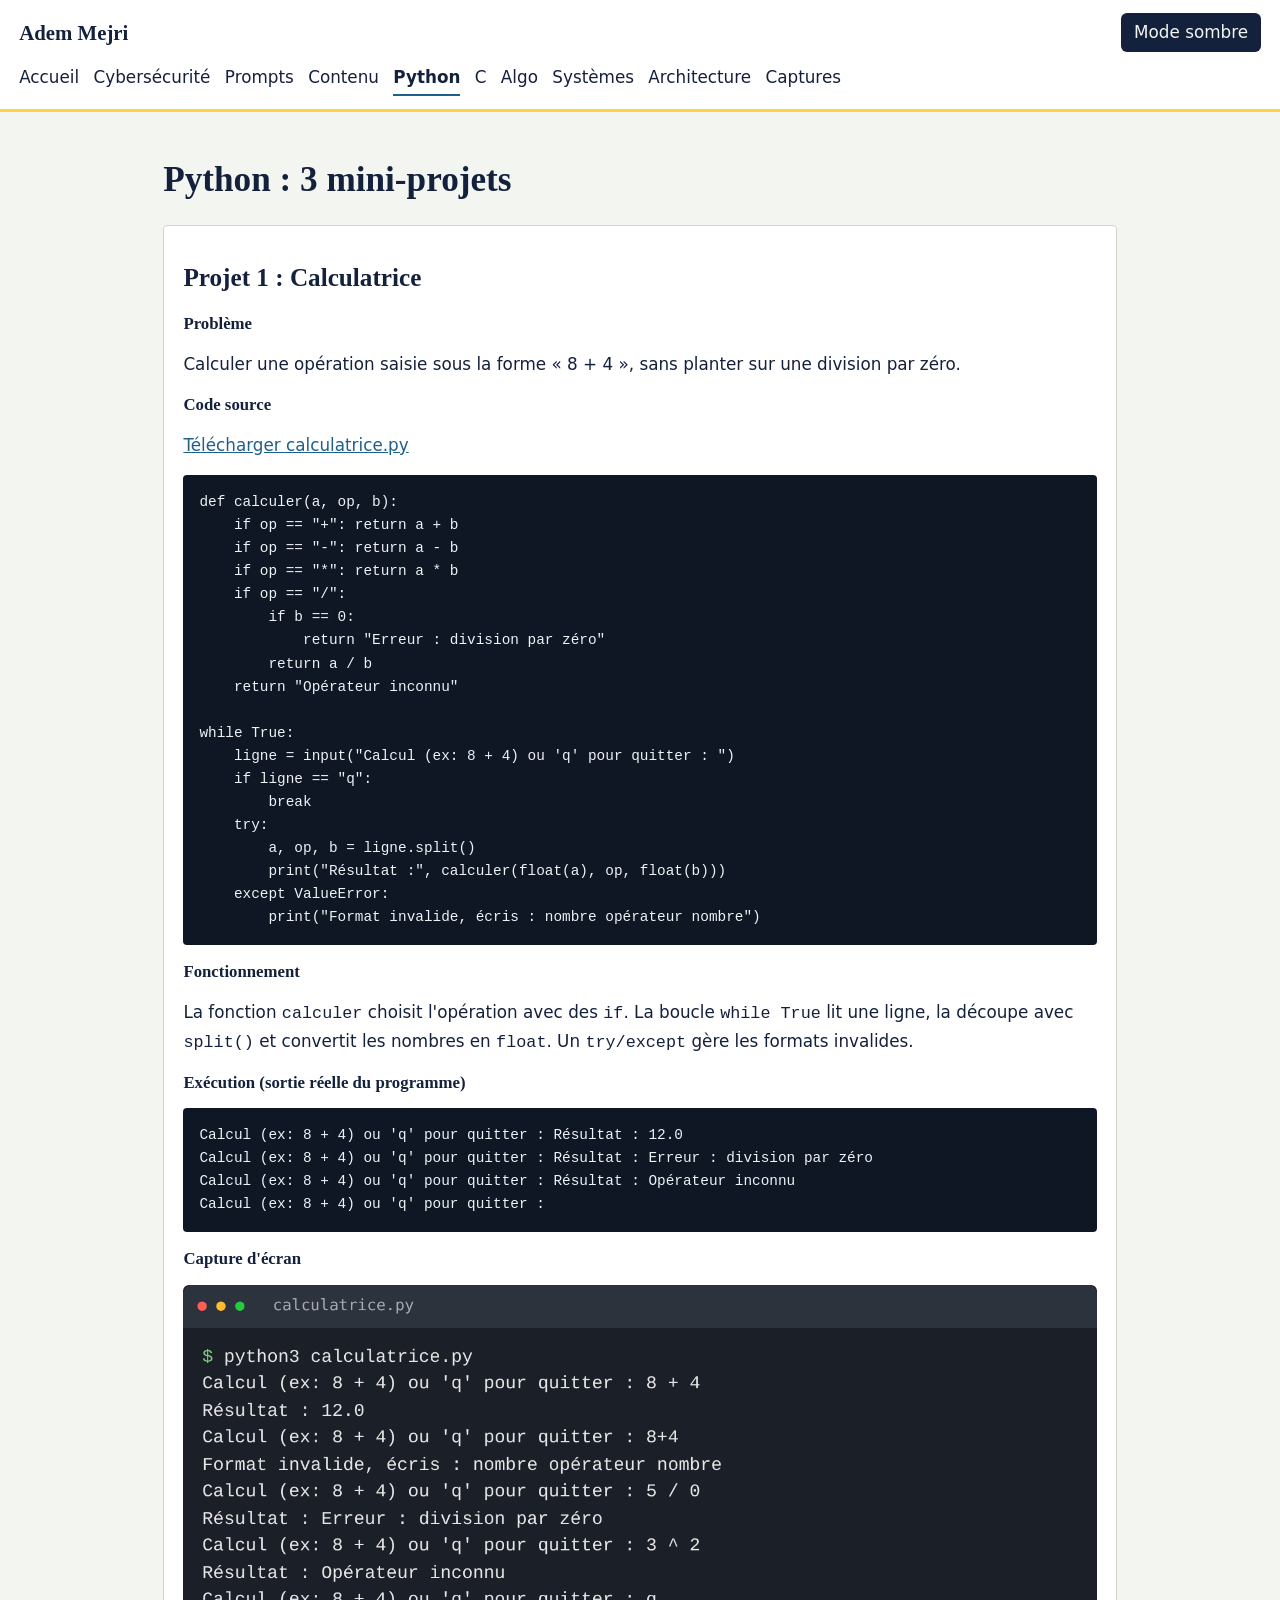
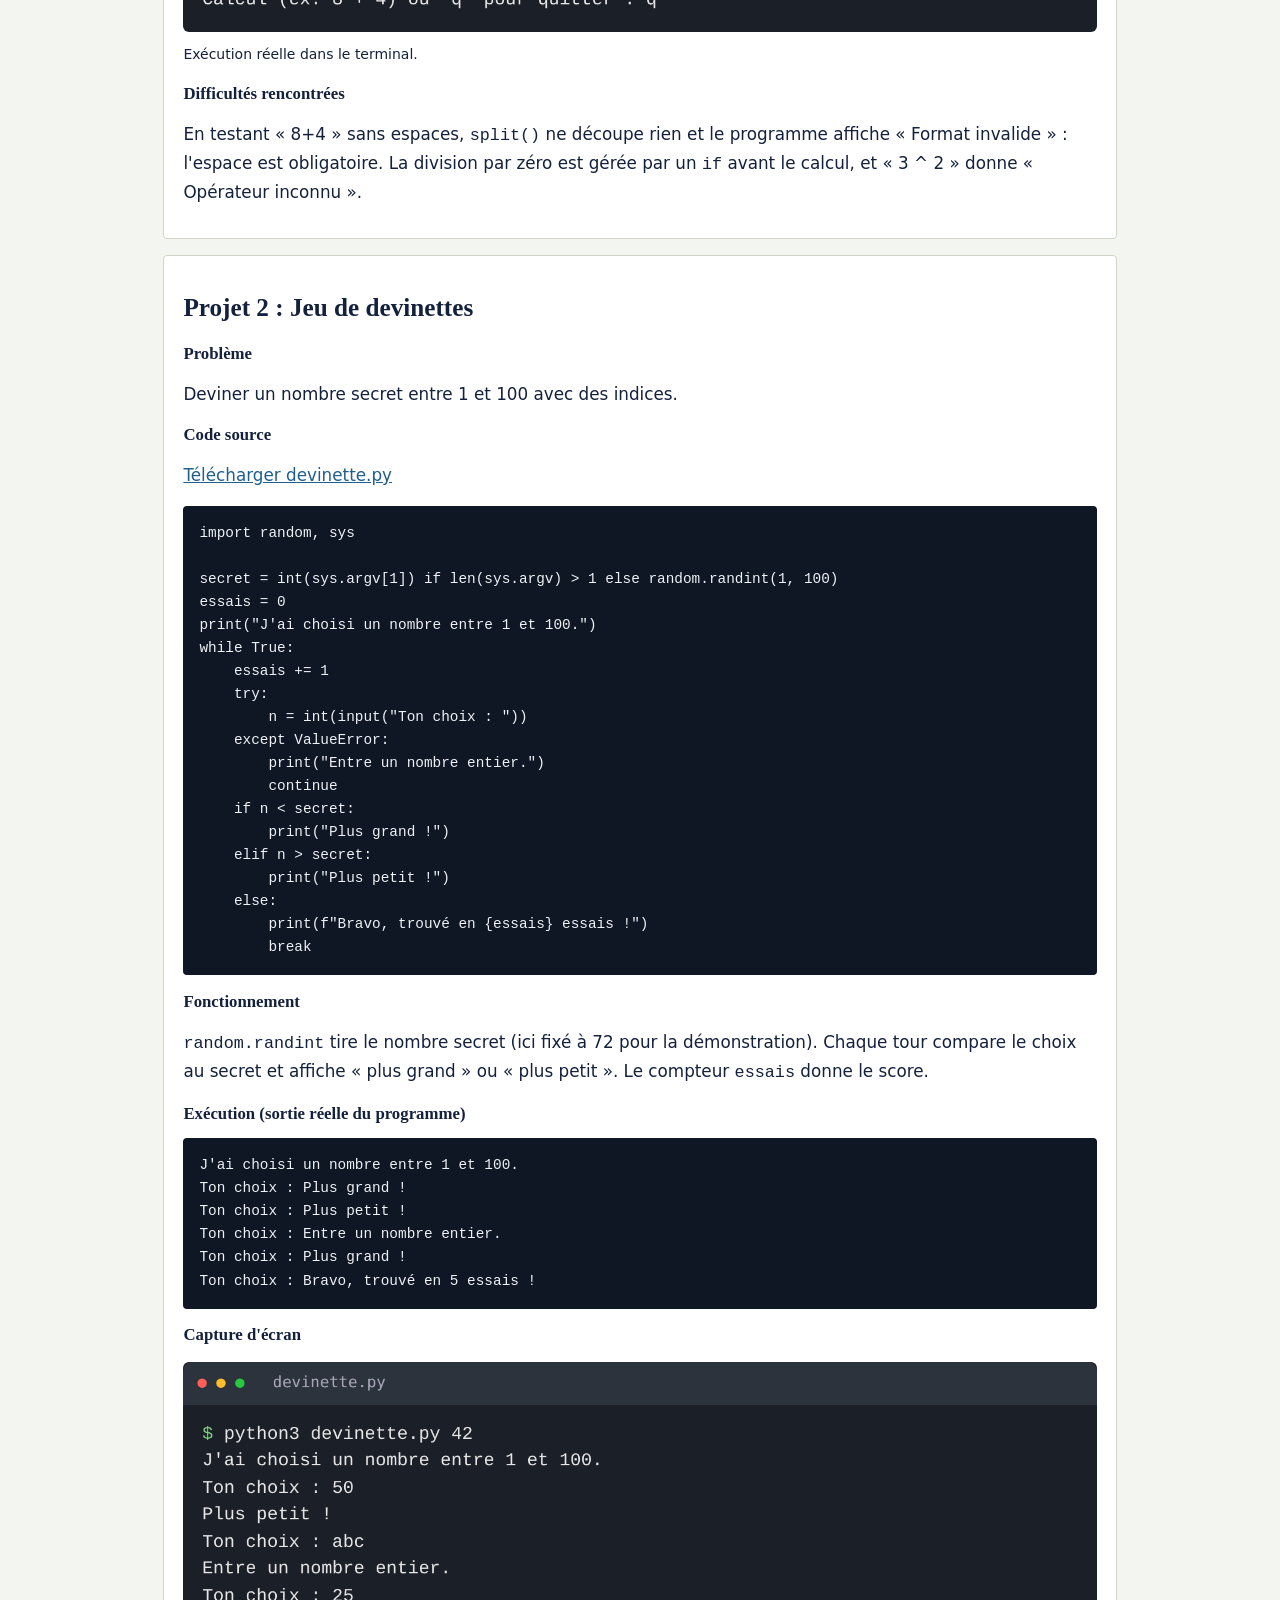
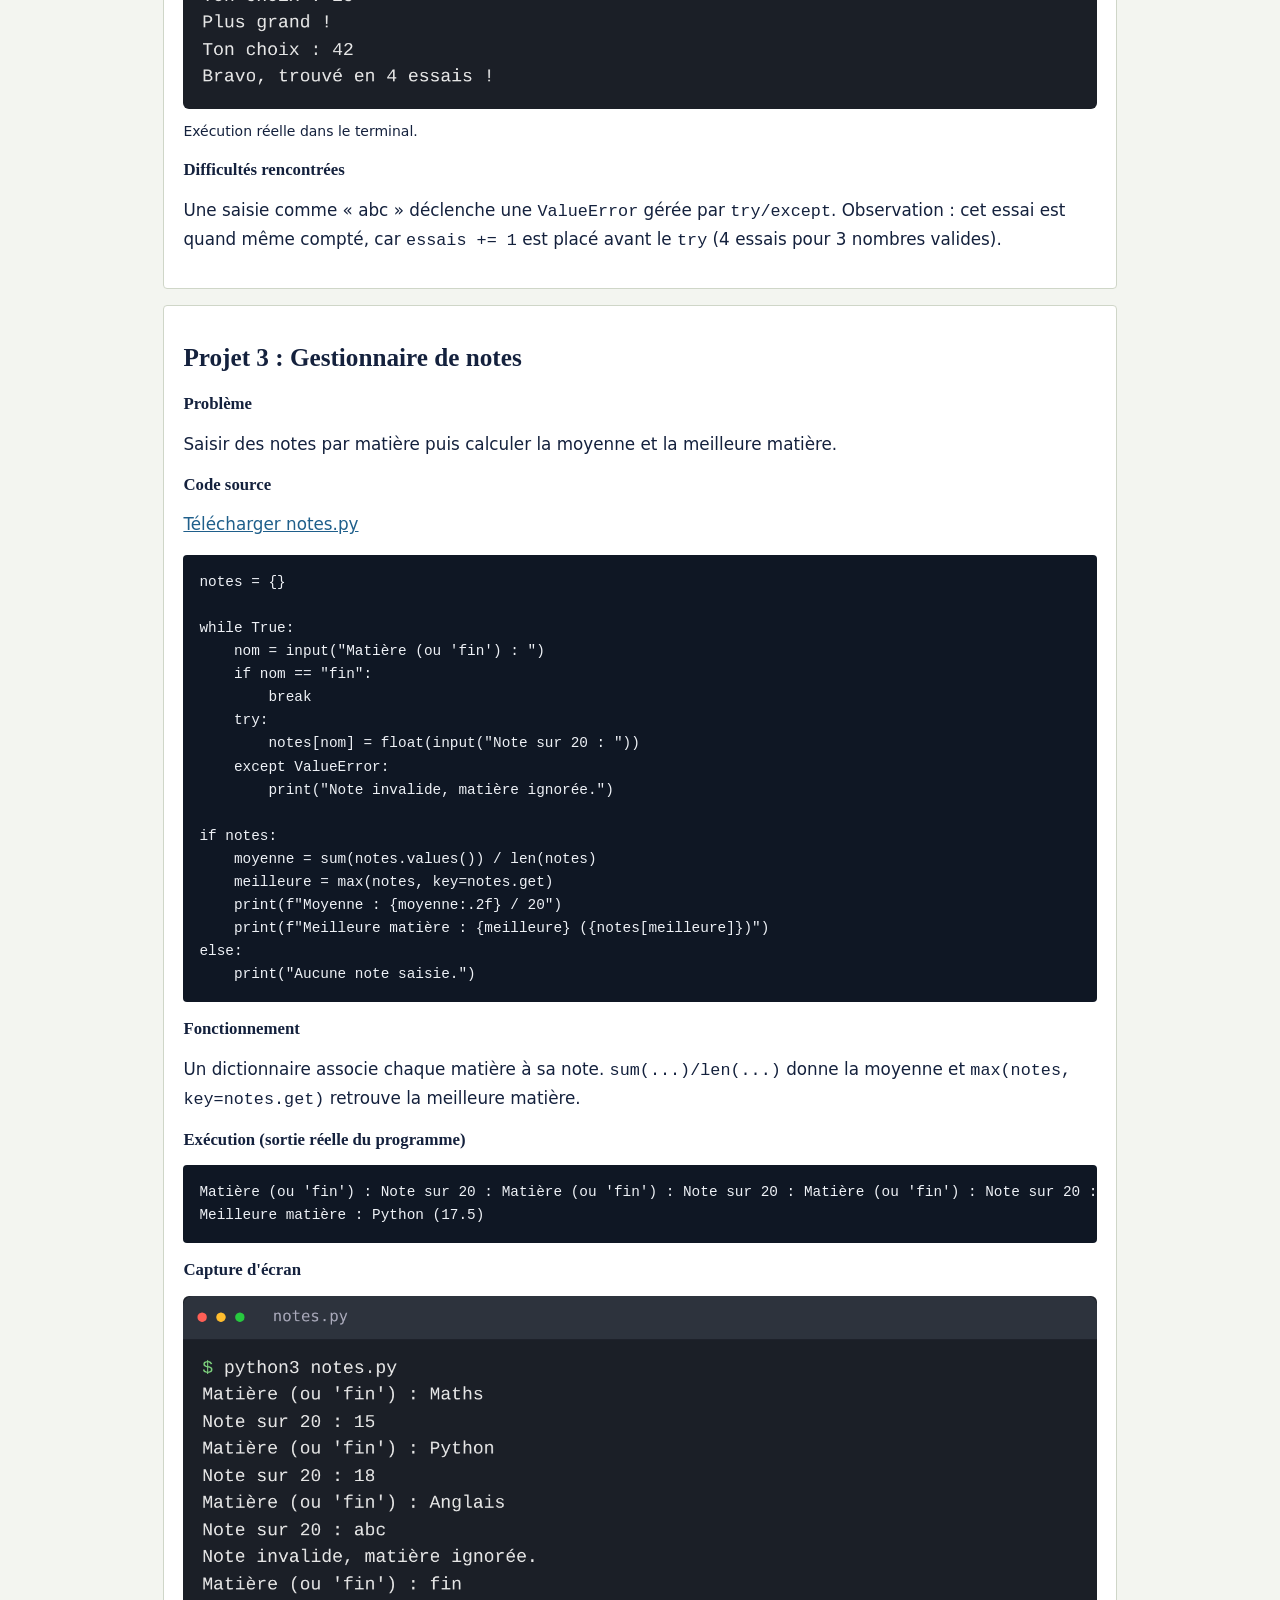
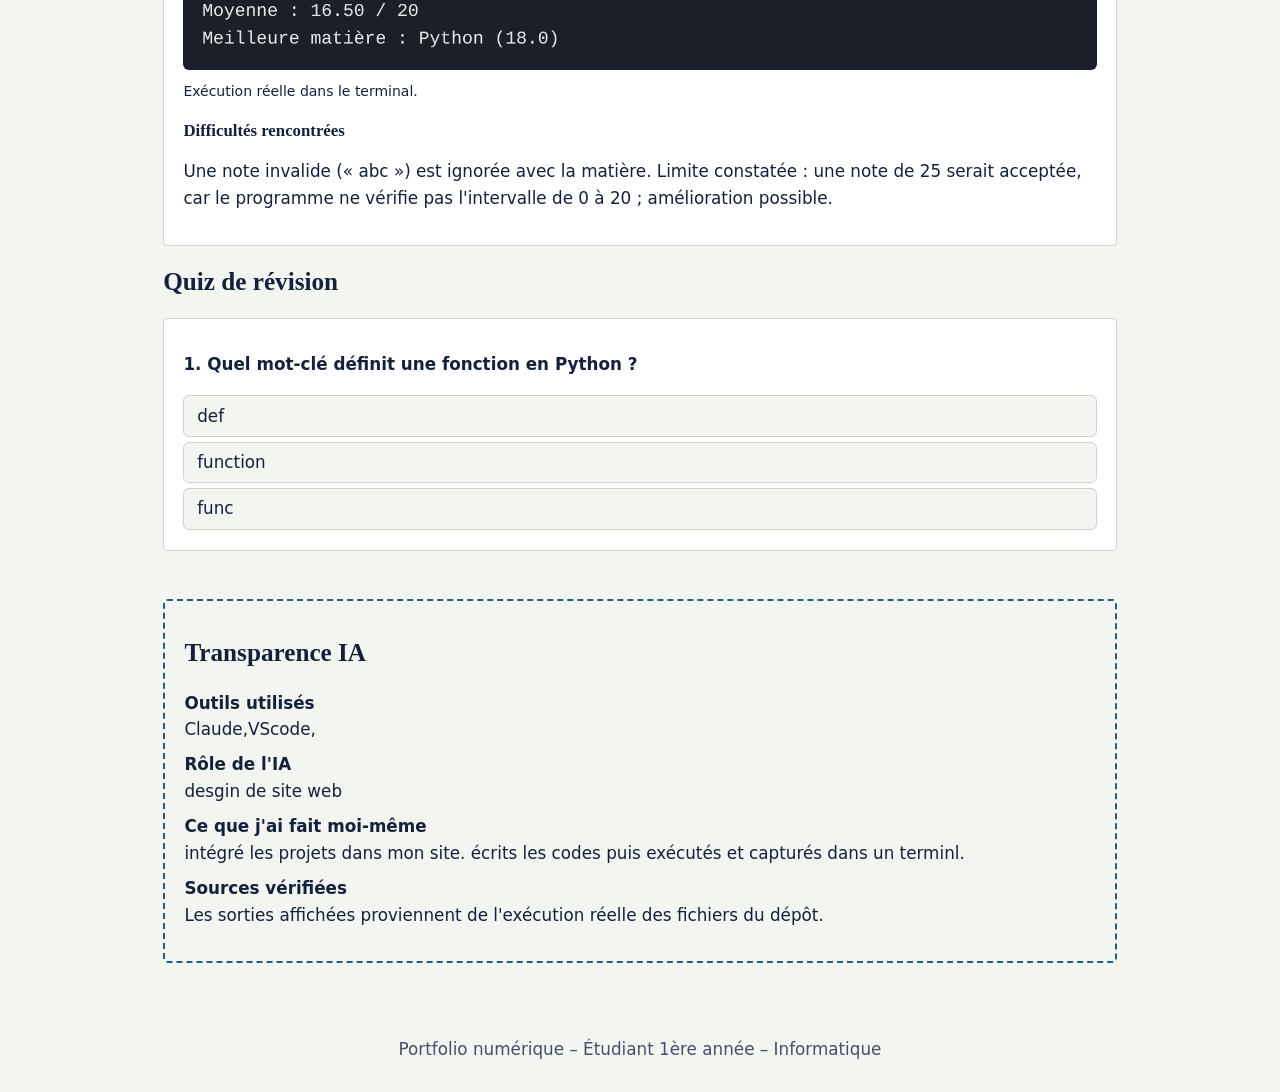
<file: developpement/python.html>
<!DOCTYPE html>
<html lang="fr"><head><meta charset="utf-8"><meta name="viewport" content="width=device-width, initial-scale=1">
<title>Python – Portfolio numérique</title><link rel="stylesheet" href="../css/style.css"></head>
<body><a class="skip" href="#main">Aller au contenu</a><header><a class="brand" href="../index.html">Adem Mejri</a>
<button id="menu-btn" aria-expanded="false" aria-controls="nav">Menu</button>
<button id="theme-btn" aria-label="Changer de thème">Mode sombre</button>
<nav id="nav" aria-label="Navigation principale"><a href="../index.html">Accueil</a><a href="../digital-skills/cybersecurite.html">Cybersécurité</a><a href="../digital-skills/prompt-engineering.html">Prompts</a><a href="../digital-skills/creation-contenu.html">Contenu</a><a href="../developpement/python.html" aria-current="page">Python</a><a href="../developpement/langage-c.html">C</a><a href="../developpement/algorithmique.html">Algo</a><a href="../systemes/systemes-exploitation.html">Systèmes</a><a href="../systemes/architecture-electronique.html">Architecture</a><a href="../captures.html">Captures</a></nav></header>
<main id="main"><h1>Python : 3 mini-projets</h1><section class="card"><h2>Projet 1 : Calculatrice</h2><h3>Problème</h3><p>Calculer une opération saisie sous la forme « 8 + 4 », sans planter sur une division par zéro.</p>
<h3>Code source</h3><p><a href="code/calculatrice.py">Télécharger calculatrice.py</a></p><pre><code>def calculer(a, op, b):
    if op == &quot;+&quot;: return a + b
    if op == &quot;-&quot;: return a - b
    if op == &quot;*&quot;: return a * b
    if op == &quot;/&quot;:
        if b == 0:
            return &quot;Erreur : division par zéro&quot;
        return a / b
    return &quot;Opérateur inconnu&quot;

while True:
    ligne = input(&quot;Calcul (ex: 8 + 4) ou &#x27;q&#x27; pour quitter : &quot;)
    if ligne == &quot;q&quot;:
        break
    try:
        a, op, b = ligne.split()
        print(&quot;Résultat :&quot;, calculer(float(a), op, float(b)))
    except ValueError:
        print(&quot;Format invalide, écris : nombre opérateur nombre&quot;)
</code></pre>
<h3>Fonctionnement</h3><p>La fonction <code>calculer</code> choisit l'opération avec des <code>if</code>. La boucle <code>while True</code> lit une ligne, la découpe avec <code>split()</code> et convertit les nombres en <code>float</code>. Un <code>try/except</code> gère les formats invalides.</p>
<h3>Exécution (sortie réelle du programme)</h3><pre><code>Calcul (ex: 8 + 4) ou &#x27;q&#x27; pour quitter : Résultat : 12.0
Calcul (ex: 8 + 4) ou &#x27;q&#x27; pour quitter : Résultat : Erreur : division par zéro
Calcul (ex: 8 + 4) ou &#x27;q&#x27; pour quitter : Résultat : Opérateur inconnu
Calcul (ex: 8 + 4) ou &#x27;q&#x27; pour quitter : </code></pre>
<h3>Capture d'écran</h3><figure style="margin:1rem 0"><img src="../medias/captures/python-calculatrice.png" alt="Terminal : calculatrice.py calcule 8 + 4 = 12.0, refuse « 8+4 » sans espaces, gère 5 / 0 et un opérateur inconnu." style="max-width:100%;height:auto;border-radius:6px"><figcaption><small>Exécution réelle dans le terminal.</small></figcaption></figure><h3>Difficultés rencontrées</h3><p>En testant « 8+4 » sans espaces, <code>split()</code> ne découpe rien et le programme affiche « Format invalide » : l'espace est obligatoire. La division par zéro est gérée par un <code>if</code> avant le calcul, et « 3 ^ 2 » donne « Opérateur inconnu ».</p></section><section class="card"><h2>Projet 2 : Jeu de devinettes</h2><h3>Problème</h3><p>Deviner un nombre secret entre 1 et 100 avec des indices.</p>
<h3>Code source</h3><p><a href="code/devinette.py">Télécharger devinette.py</a></p><pre><code>import random, sys

secret = int(sys.argv[1]) if len(sys.argv) &gt; 1 else random.randint(1, 100)
essais = 0
print(&quot;J&#x27;ai choisi un nombre entre 1 et 100.&quot;)
while True:
    essais += 1
    try:
        n = int(input(&quot;Ton choix : &quot;))
    except ValueError:
        print(&quot;Entre un nombre entier.&quot;)
        continue
    if n &lt; secret:
        print(&quot;Plus grand !&quot;)
    elif n &gt; secret:
        print(&quot;Plus petit !&quot;)
    else:
        print(f&quot;Bravo, trouvé en {essais} essais !&quot;)
        break
</code></pre>
<h3>Fonctionnement</h3><p><code>random.randint</code> tire le nombre secret (ici fixé à 72 pour la démonstration). Chaque tour compare le choix au secret et affiche « plus grand » ou « plus petit ». Le compteur <code>essais</code> donne le score.</p>
<h3>Exécution (sortie réelle du programme)</h3><pre><code>J&#x27;ai choisi un nombre entre 1 et 100.
Ton choix : Plus grand !
Ton choix : Plus petit !
Ton choix : Entre un nombre entier.
Ton choix : Plus grand !
Ton choix : Bravo, trouvé en 5 essais !
</code></pre>
<h3>Capture d'écran</h3><figure style="margin:1rem 0"><img src="../medias/captures/python-devinette.png" alt="Terminal : devinette.py avec le nombre secret 42 ; indices « Plus petit » et « Plus grand », une saisie invalide, puis victoire en 4 essais." style="max-width:100%;height:auto;border-radius:6px"><figcaption><small>Exécution réelle dans le terminal.</small></figcaption></figure><h3>Difficultés rencontrées</h3><p>Une saisie comme « abc » déclenche une <code>ValueError</code> gérée par <code>try/except</code>. Observation : cet essai est quand même compté, car <code>essais += 1</code> est placé avant le <code>try</code> (4 essais pour 3 nombres valides).</p></section><section class="card"><h2>Projet 3 : Gestionnaire de notes</h2><h3>Problème</h3><p>Saisir des notes par matière puis calculer la moyenne et la meilleure matière.</p>
<h3>Code source</h3><p><a href="code/notes.py">Télécharger notes.py</a></p><pre><code>notes = {}

while True:
    nom = input(&quot;Matière (ou &#x27;fin&#x27;) : &quot;)
    if nom == &quot;fin&quot;:
        break
    try:
        notes[nom] = float(input(&quot;Note sur 20 : &quot;))
    except ValueError:
        print(&quot;Note invalide, matière ignorée.&quot;)

if notes:
    moyenne = sum(notes.values()) / len(notes)
    meilleure = max(notes, key=notes.get)
    print(f&quot;Moyenne : {moyenne:.2f} / 20&quot;)
    print(f&quot;Meilleure matière : {meilleure} ({notes[meilleure]})&quot;)
else:
    print(&quot;Aucune note saisie.&quot;)
</code></pre>
<h3>Fonctionnement</h3><p>Un dictionnaire associe chaque matière à sa note. <code>sum(...)/len(...)</code> donne la moyenne et <code>max(notes, key=notes.get)</code> retrouve la meilleure matière.</p>
<h3>Exécution (sortie réelle du programme)</h3><pre><code>Matière (ou &#x27;fin&#x27;) : Note sur 20 : Matière (ou &#x27;fin&#x27;) : Note sur 20 : Matière (ou &#x27;fin&#x27;) : Note sur 20 : Matière (ou &#x27;fin&#x27;) : Moyenne : 14.50 / 20
Meilleure matière : Python (17.5)
</code></pre>
<h3>Capture d'écran</h3><figure style="margin:1rem 0"><img src="../medias/captures/python-notes.png" alt="Terminal : notes.py calcule une moyenne de 16.50 et la meilleure matière, en ignorant une note invalide." style="max-width:100%;height:auto;border-radius:6px"><figcaption><small>Exécution réelle dans le terminal.</small></figcaption></figure><h3>Difficultés rencontrées</h3><p>Une note invalide (« abc ») est ignorée avec la matière. Limite constatée : une note de 25 serait acceptée, car le programme ne vérifie pas l'intervalle de 0 à 20 ; amélioration possible.</p></section><section><h2>Quiz de révision</h2><div id="quiz" class="card" data-q="python"></div></section><aside class="ai"><h2>Transparence IA</h2><dl><dt>Outils utilisés</dt><dd>Claude,VScode,</dd><dt>Rôle de l'IA</dt><dd>desgin de site web</dd><dt>Ce que j'ai fait moi-même</dt><dd> intégré les projets dans mon site.  écrits les codes puis exécutés et capturés dans un terminl.</dd><dt>Sources vérifiées</dt><dd>Les sorties affichées proviennent de l'exécution réelle des fichiers du dépôt.</dd></dl></aside></main>
<footer><p>Portfolio numérique – Étudiant 1ère année – Informatique</p></footer>
<script src="../js/script.js"></script></body></html>
</file>
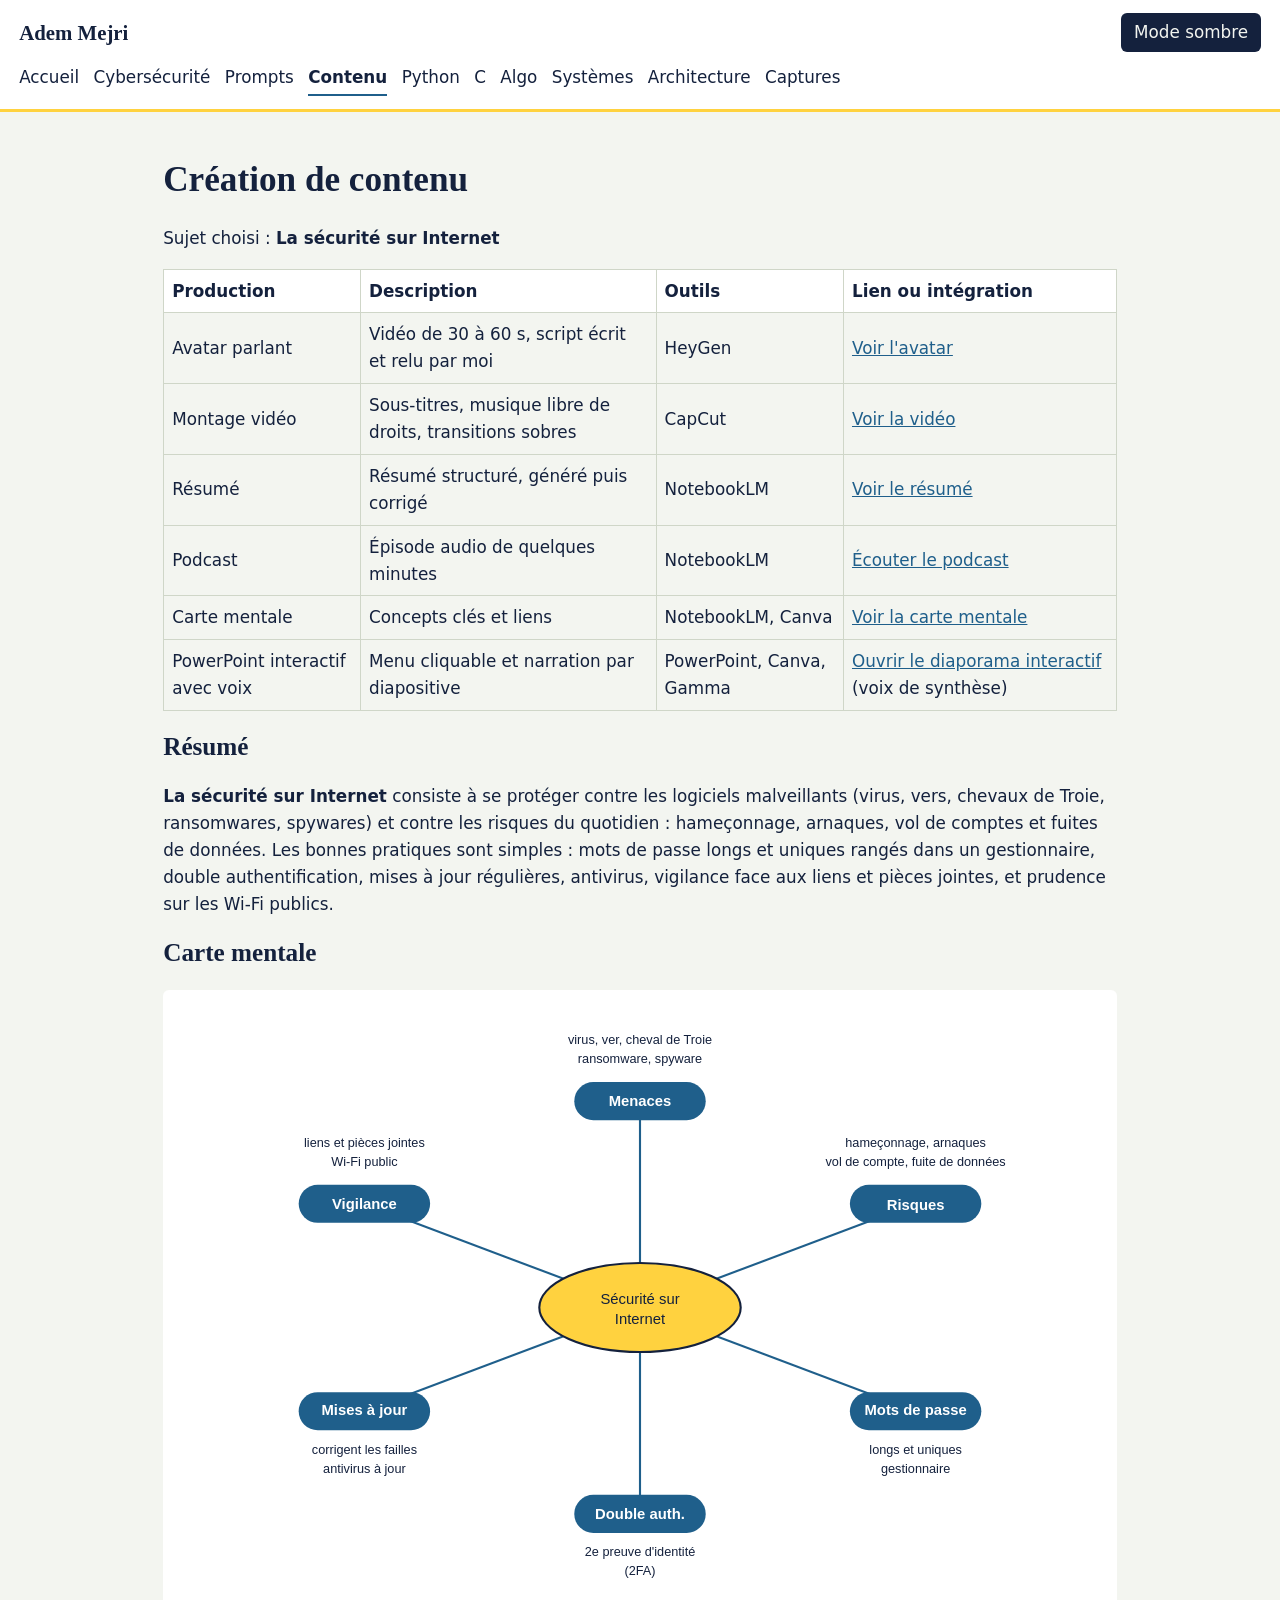
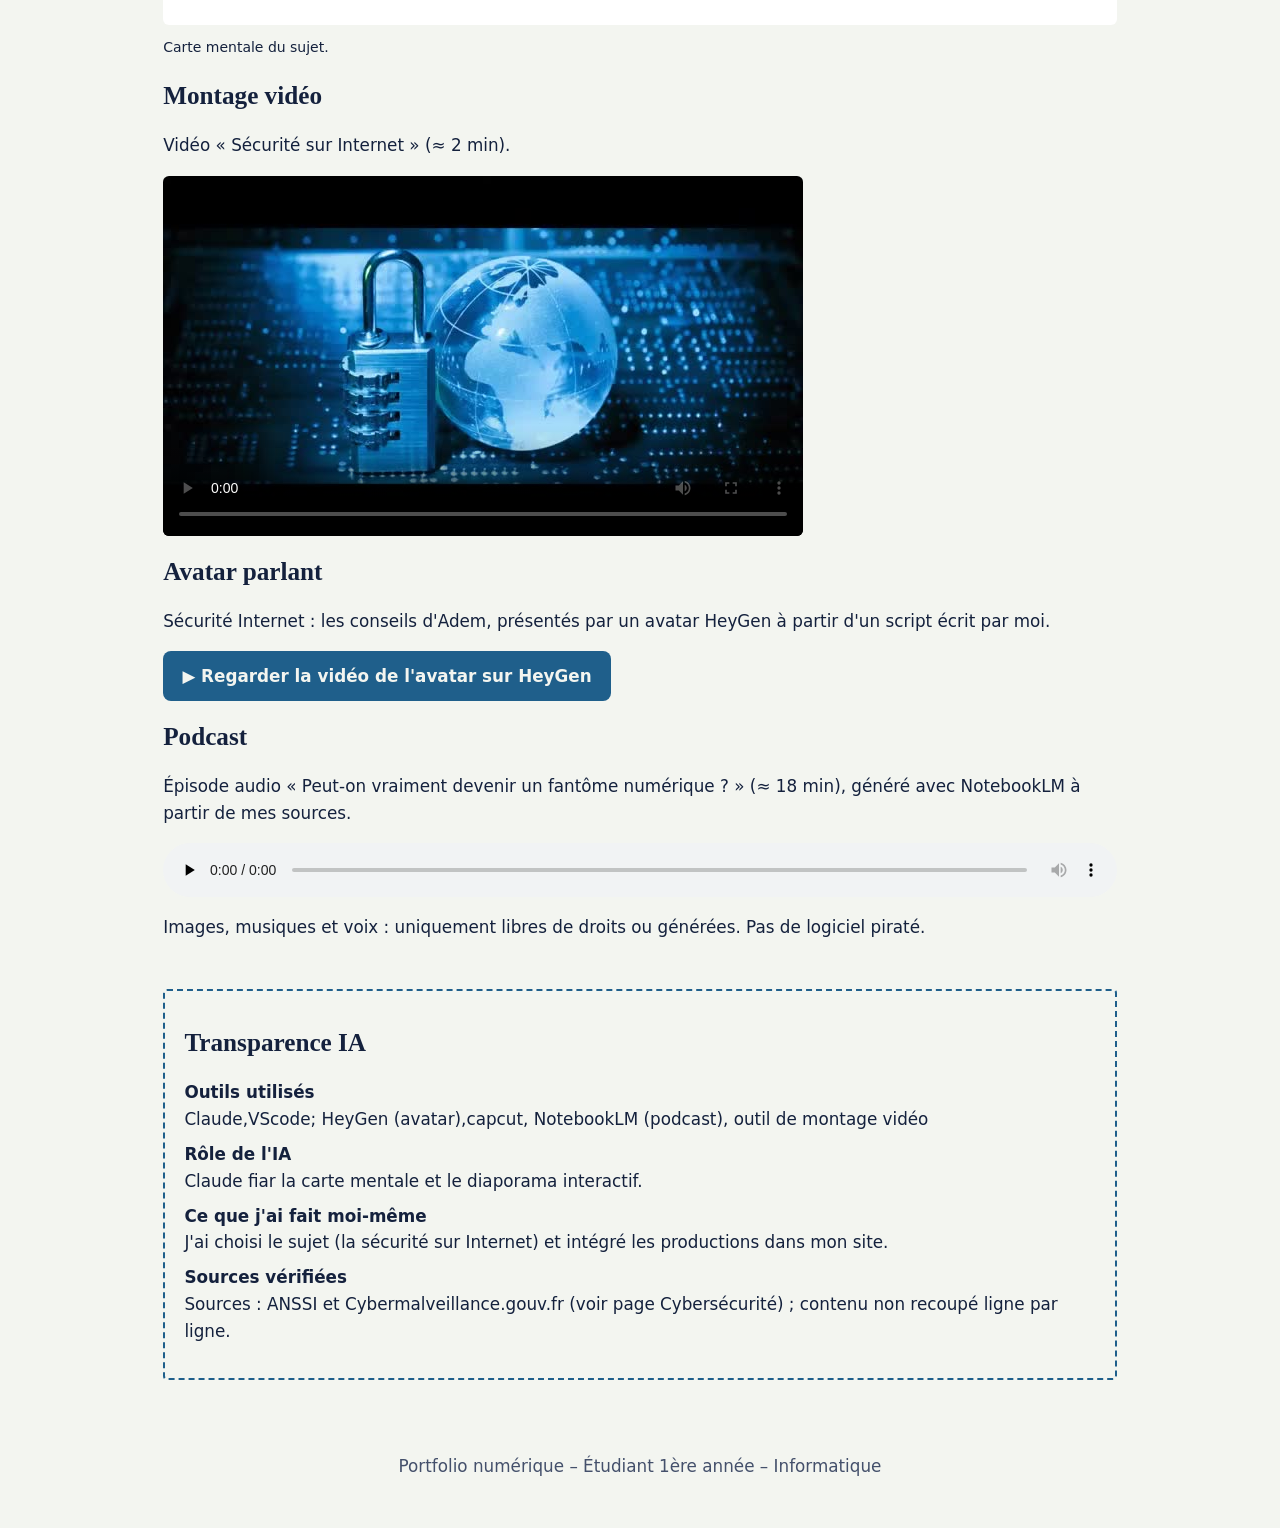
<file: digital-skills/creation-contenu.html>
<!DOCTYPE html>
<html lang="fr"><head><meta charset="utf-8"><meta name="viewport" content="width=device-width, initial-scale=1">
<title>Création de contenu – Portfolio numérique</title><link rel="stylesheet" href="../css/style.css"></head>
<body><a class="skip" href="#main">Aller au contenu</a><header><a class="brand" href="../index.html">Adem Mejri</a>
<button id="menu-btn" aria-expanded="false" aria-controls="nav">Menu</button>
<button id="theme-btn" aria-label="Changer de thème">Mode sombre</button>
<nav id="nav" aria-label="Navigation principale"><a href="../index.html">Accueil</a><a href="../digital-skills/cybersecurite.html">Cybersécurité</a><a href="../digital-skills/prompt-engineering.html">Prompts</a><a href="../digital-skills/creation-contenu.html" aria-current="page">Contenu</a><a href="../developpement/python.html">Python</a><a href="../developpement/langage-c.html">C</a><a href="../developpement/algorithmique.html">Algo</a><a href="../systemes/systemes-exploitation.html">Systèmes</a><a href="../systemes/architecture-electronique.html">Architecture</a><a href="../captures.html">Captures</a></nav></header>
<main id="main"><h1>Création de contenu</h1><p>Sujet choisi : <b>La sécurité sur Internet</b></p>
<div class="scroll"><table><tr><th>Production</th><th>Description</th><th>Outils</th><th>Lien ou intégration</th></tr><tr><td>Avatar parlant</td><td>Vidéo de 30 à 60 s, script écrit et relu par moi</td><td>HeyGen</td><td><a href="#avatar">Voir l'avatar</a></td></tr><tr><td>Montage vidéo</td><td>Sous-titres, musique libre de droits, transitions sobres</td><td>CapCut</td><td><a href="#video">Voir la vidéo</a></td></tr><tr><td>Résumé</td><td>Résumé structuré, généré puis corrigé</td><td>NotebookLM</td><td><a href="#resume">Voir le résumé</a></td></tr><tr><td>Podcast</td><td>Épisode audio de quelques minutes</td><td>NotebookLM</td><td><a href="#podcast">Écouter le podcast</a></td></tr><tr><td>Carte mentale</td><td>Concepts clés et liens</td><td>NotebookLM, Canva</td><td><a href="#carte">Voir la carte mentale</a></td></tr><tr><td>PowerPoint interactif avec voix</td><td>Menu cliquable et narration par diapositive</td><td>PowerPoint, Canva, Gamma</td><td><a href="../medias/diaporama.html">Ouvrir le diaporama interactif</a> (voix de synthèse)</td></tr></table></div>
<section id="resume"><h2>Résumé</h2><p><b>La sécurité sur Internet</b> consiste à se protéger contre les logiciels malveillants (virus, vers, chevaux de Troie, ransomwares, spywares) et contre les risques du quotidien : hameçonnage, arnaques, vol de comptes et fuites de données. Les bonnes pratiques sont simples : mots de passe longs et uniques rangés dans un gestionnaire, double authentification, mises à jour régulières, antivirus, vigilance face aux liens et pièces jointes, et prudence sur les Wi-Fi publics.</p></section><section id="carte"><h2>Carte mentale</h2><figure style="margin:1rem 0"><img src="../medias/carte-mentale.svg" alt="Carte mentale : au centre la sécurité sur Internet, reliée à six branches : menaces, risques, mots de passe, double authentification, mises à jour et vigilance." style="max-width:100%;height:auto;border-radius:6px"><figcaption><small>Carte mentale du sujet.</small></figcaption></figure></section><section id="video"><h2>Montage vidéo</h2><p>Vidéo « Sécurité sur Internet » (≈ 2 min).</p><video controls preload="metadata" poster="../medias/video-poster.jpg" style="max-width:100%;height:auto;border-radius:6px"><source src="../medias/securite-sur-internet.mp4" type="video/mp4">Votre navigateur ne supporte pas la lecture vidéo. <a href="../medias/securite-sur-internet.mp4">Télécharger la vidéo</a>.</video></section><section id="avatar"><h2>Avatar parlant</h2><p>Sécurité Internet : les conseils d'Adem, présentés par un avatar HeyGen à partir d'un script écrit par moi.</p><p><a class="btn" href="https://app.heygen.com/videos/s-curit-internet-les-conseils-d-adem-6913fe563a4443a2a1c1fc8f70123357" target="_blank" rel="noopener">▶ Regarder la vidéo de l'avatar sur HeyGen</a></p></section><section id="podcast"><h2>Podcast</h2><p>Épisode audio « Peut-on vraiment devenir un fantôme numérique ? » (≈ 18 min), généré avec NotebookLM à partir de mes sources.</p><audio controls preload="none" style="width:100%"><source src="../medias/podcast-fantome-numerique.m4a" type="audio/mp4">Votre navigateur ne supporte pas la lecture audio. <a href="../medias/podcast-fantome-numerique.m4a">Télécharger le podcast</a>.</audio></section><p>Images, musiques et voix : uniquement libres de droits ou générées. Pas de logiciel piraté.</p><aside class="ai"><h2>Transparence IA</h2><dl><dt>Outils utilisés</dt><dd>Claude,VScode; HeyGen (avatar),capcut, NotebookLM (podcast), outil de montage vidéo</dd><dt>Rôle de l'IA</dt><dd>Claude fiar la carte mentale et le diaporama interactif.</dd><dt>Ce que j'ai fait moi-même</dt><dd>J'ai choisi le sujet (la sécurité sur Internet) et intégré les productions dans mon site.</dd><dt>Sources vérifiées</dt><dd>Sources : ANSSI et Cybermalveillance.gouv.fr (voir page Cybersécurité) ; contenu non recoupé ligne par ligne.</dd></dl></aside></main>
<footer><p>Portfolio numérique – Étudiant 1ère année – Informatique</p></footer>
<script src="../js/script.js"></script></body></html>
</file>
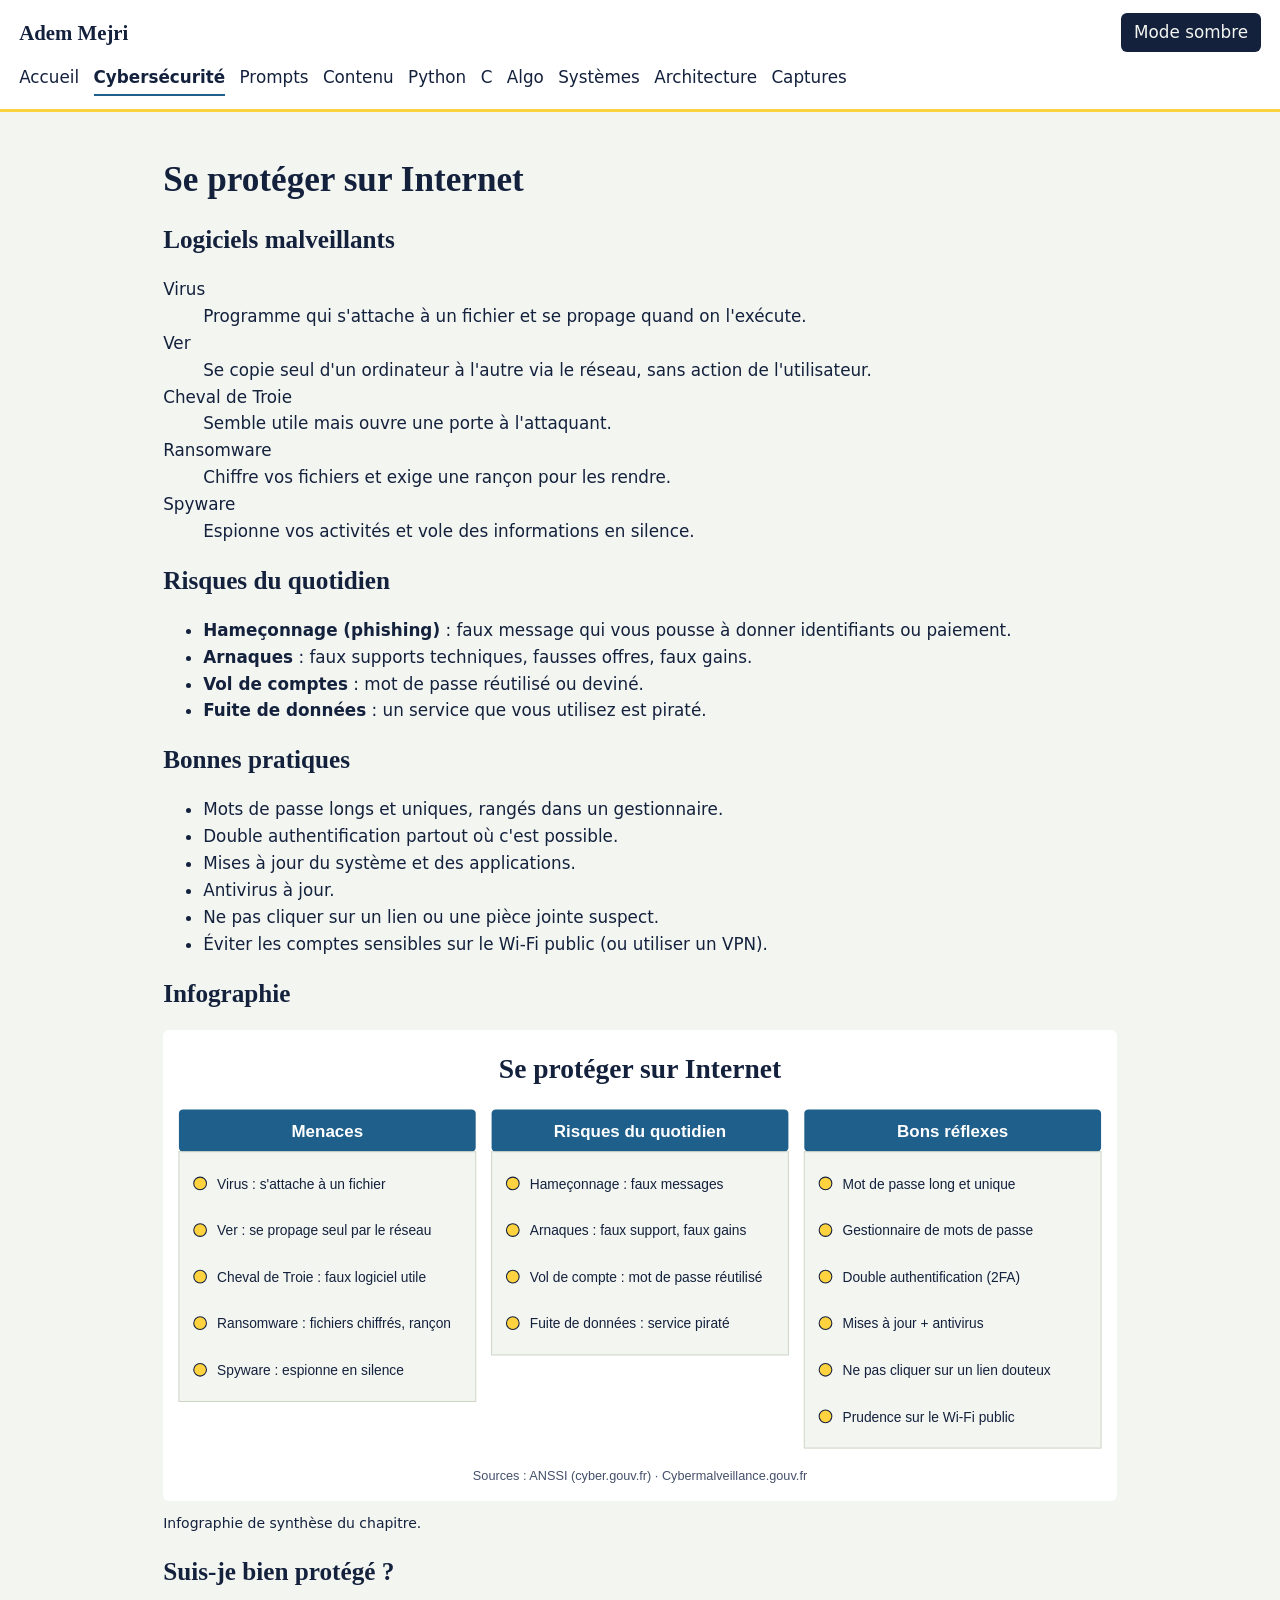
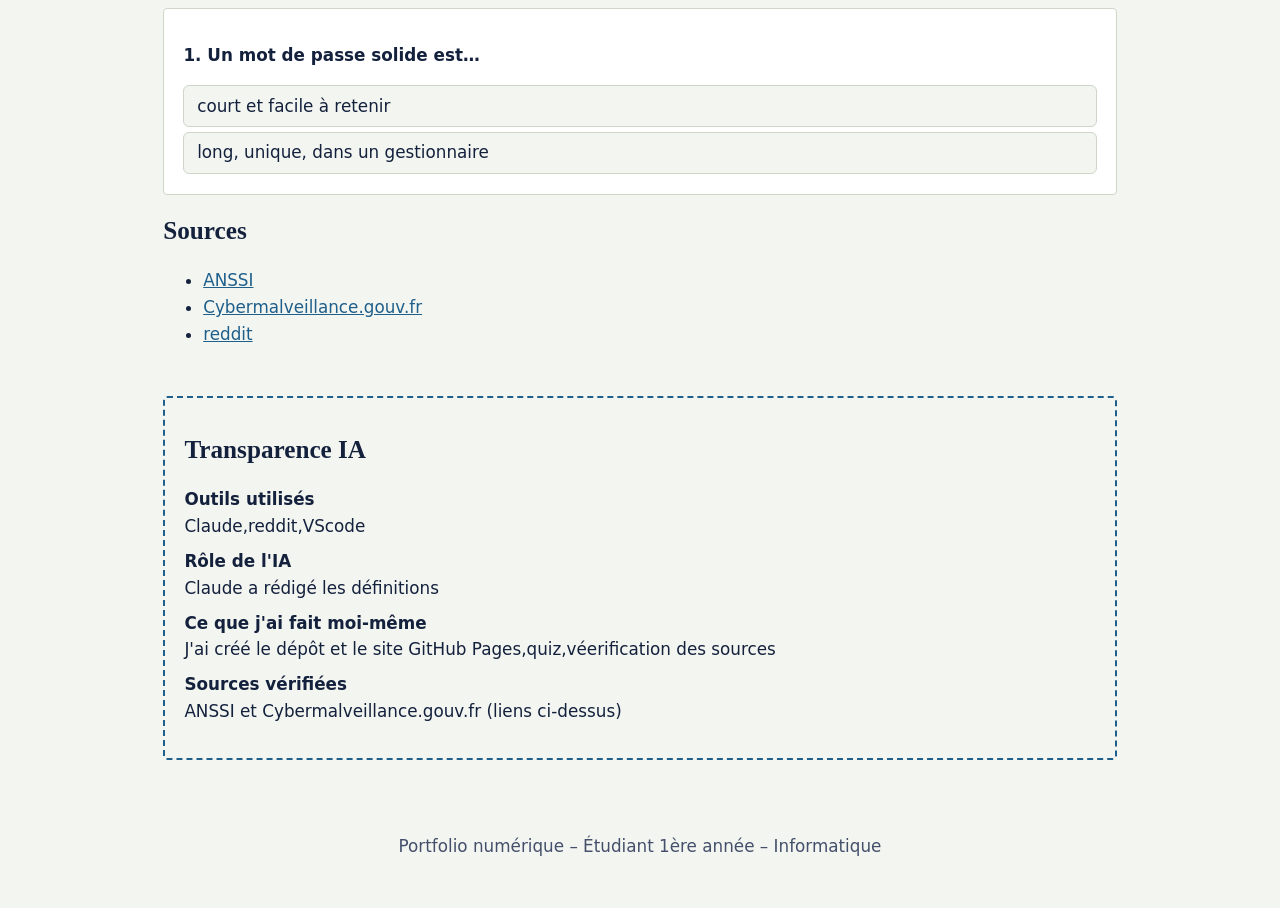
<file: digital-skills/cybersecurite.html>
<!DOCTYPE html>
<html lang="fr"><head><meta charset="utf-8"><meta name="viewport" content="width=device-width, initial-scale=1">
<title>Cybersécurité – Portfolio numérique</title><link rel="stylesheet" href="../css/style.css"></head>
<body><a class="skip" href="#main">Aller au contenu</a><header><a class="brand" href="../index.html">Adem Mejri</a>
<button id="menu-btn" aria-expanded="false" aria-controls="nav">Menu</button>
<button id="theme-btn" aria-label="Changer de thème">Mode sombre</button>
<nav id="nav" aria-label="Navigation principale"><a href="../index.html">Accueil</a><a href="../digital-skills/cybersecurite.html" aria-current="page">Cybersécurité</a><a href="../digital-skills/prompt-engineering.html">Prompts</a><a href="../digital-skills/creation-contenu.html">Contenu</a><a href="../developpement/python.html">Python</a><a href="../developpement/langage-c.html">C</a><a href="../developpement/algorithmique.html">Algo</a><a href="../systemes/systemes-exploitation.html">Systèmes</a><a href="../systemes/architecture-electronique.html">Architecture</a><a href="../captures.html">Captures</a></nav></header>
<main id="main"><h1>Se protéger sur Internet</h1>
<section><h2>Logiciels malveillants</h2><dl>
<dt>Virus</dt><dd>Programme qui s'attache à un fichier et se propage quand on l'exécute.</dd>
<dt>Ver</dt><dd>Se copie seul d'un ordinateur à l'autre via le réseau, sans action de l'utilisateur.</dd>
<dt>Cheval de Troie</dt><dd>Semble utile mais ouvre une porte à l'attaquant.</dd>
<dt>Ransomware</dt><dd>Chiffre vos fichiers et exige une rançon pour les rendre.</dd>
<dt>Spyware</dt><dd>Espionne vos activités et vole des informations en silence.</dd></dl></section>
<section><h2>Risques du quotidien</h2><ul><li><b>Hameçonnage (phishing)</b> : faux message qui vous pousse à donner identifiants ou paiement.</li><li><b>Arnaques</b> : faux supports techniques, fausses offres, faux gains.</li><li><b>Vol de comptes</b> : mot de passe réutilisé ou deviné.</li><li><b>Fuite de données</b> : un service que vous utilisez est piraté.</li></ul></section>
<section><h2>Bonnes pratiques</h2><ul><li>Mots de passe longs et uniques, rangés dans un gestionnaire.</li><li>Double authentification partout où c'est possible.</li><li>Mises à jour du système et des applications.</li><li>Antivirus à jour.</li><li>Ne pas cliquer sur un lien ou une pièce jointe suspect.</li><li>Éviter les comptes sensibles sur le Wi-Fi public (ou utiliser un VPN).</li></ul></section>
<section><h2>Infographie</h2><figure style="margin:1rem 0"><img src="../medias/infographie-cybersecurite.svg" alt="Infographie en trois colonnes : menaces (virus, ver, cheval de Troie, ransomware, spyware), risques du quotidien (hameçonnage, arnaques, vol de compte, fuite de données) et bons réflexes (mots de passe, double authentification, mises à jour, prudence)." style="max-width:100%;height:auto;border-radius:6px"><figcaption><small>Infographie de synthèse du chapitre.</small></figcaption></figure></section>
<section><h2>Suis-je bien protégé ?</h2><div id="quiz" class="card"></div></section>
<section><h2>Sources</h2><ul><li><a href="https://cyber.gouv.fr">ANSSI</a></li><li><a href="https://www.cybermalveillance.gouv.fr">Cybermalveillance.gouv.fr</a></li> <li><a href="https://www.reddit.com/r/privacy/comments/1s5ftfw/how_do_you_protect_your_info_while_internet/">reddit </a></li> </ul></section><aside class="ai"><h2>Transparence IA</h2><dl><dt>Outils utilisés</dt><dd>Claude,reddit,VScode</dd><dt>Rôle de l'IA</dt><dd>Claude a rédigé les définitions</dd><dt>Ce que j'ai fait moi-même</dt><dd>J'ai créé le dépôt et le site GitHub Pages,quiz,véerification des sources</dd><dt>Sources vérifiées</dt><dd>ANSSI et Cybermalveillance.gouv.fr (liens ci-dessus) </dd></dl></aside></main>
<footer><p>Portfolio numérique – Étudiant 1ère année – Informatique</p></footer>
<script src="../js/script.js"></script></body></html>
</file>
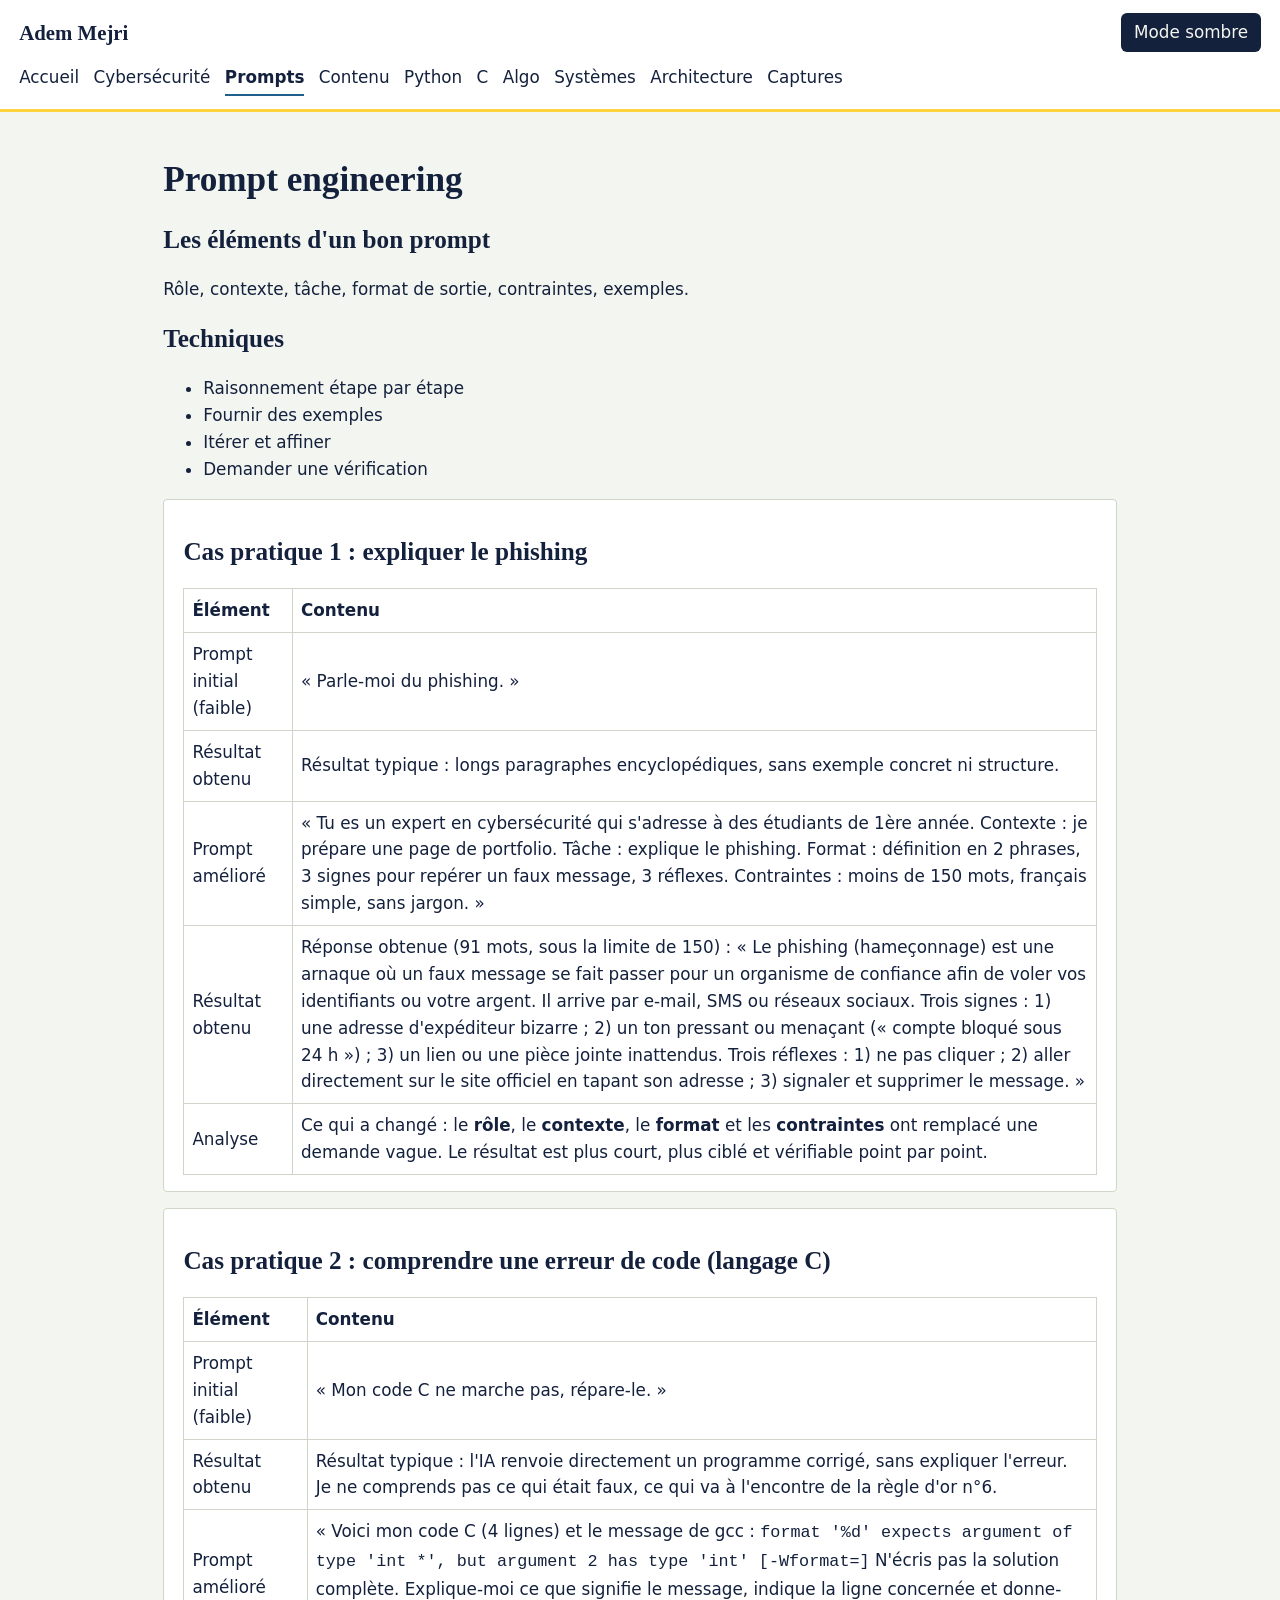
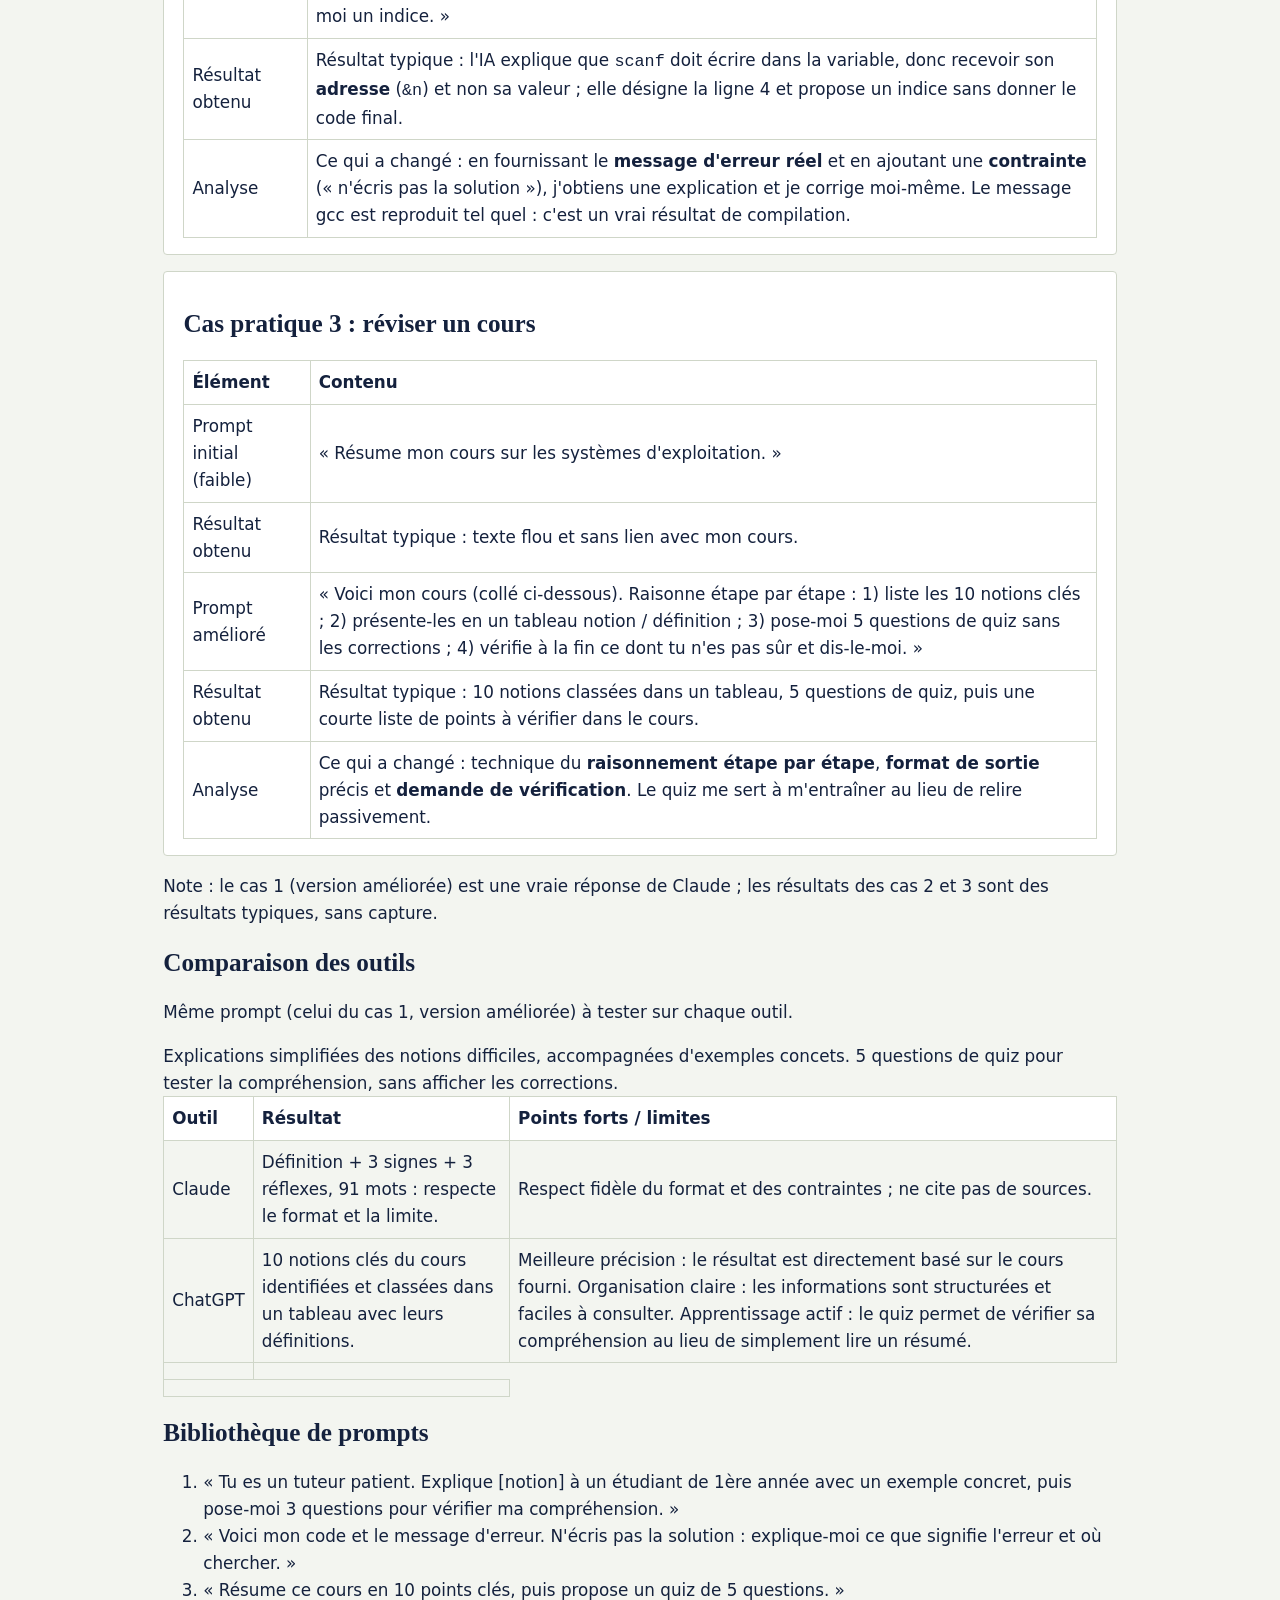
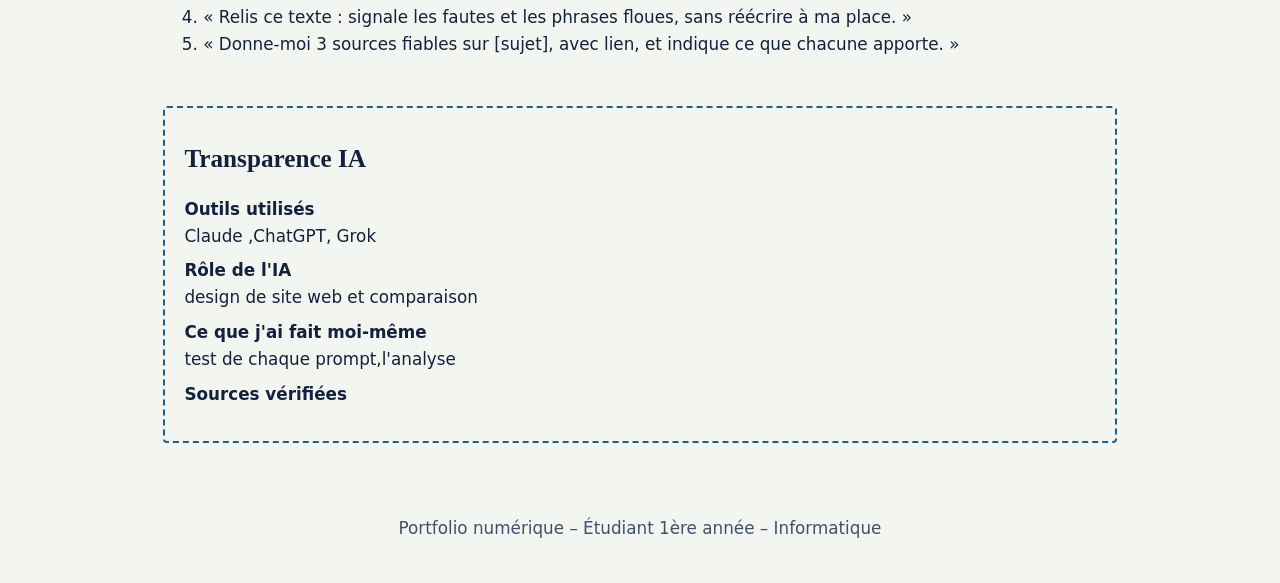
<file: digital-skills/prompt-engineering.html>
<!DOCTYPE html>
<html lang="fr"><head><meta charset="utf-8"><meta name="viewport" content="width=device-width, initial-scale=1">
<title>Prompt engineering – Portfolio numérique</title><link rel="stylesheet" href="../css/style.css"></head>
<body><a class="skip" href="#main">Aller au contenu</a><header><a class="brand" href="../index.html">Adem Mejri</a>
<button id="menu-btn" aria-expanded="false" aria-controls="nav">Menu</button>
<button id="theme-btn" aria-label="Changer de thème">Mode sombre</button>
<nav id="nav" aria-label="Navigation principale"><a href="../index.html">Accueil</a><a href="../digital-skills/cybersecurite.html">Cybersécurité</a><a href="../digital-skills/prompt-engineering.html" aria-current="page">Prompts</a><a href="../digital-skills/creation-contenu.html">Contenu</a><a href="../developpement/python.html">Python</a><a href="../developpement/langage-c.html">C</a><a href="../developpement/algorithmique.html">Algo</a><a href="../systemes/systemes-exploitation.html">Systèmes</a><a href="../systemes/architecture-electronique.html">Architecture</a><a href="../captures.html">Captures</a></nav></header>
<main id="main"><h1>Prompt engineering</h1>
<section><h2>Les éléments d'un bon prompt</h2><p>Rôle, contexte, tâche, format de sortie, contraintes, exemples.</p><h2>Techniques</h2><ul><li>Raisonnement étape par étape</li><li>Fournir des exemples</li><li>Itérer et affiner</li><li>Demander une vérification</li></ul></section>
<section class="card"><h2>Cas pratique 1 : expliquer le phishing</h2><div class="scroll"><table><tr><th>Élément</th><th>Contenu</th></tr><tr><td>Prompt initial (faible)</td><td>« Parle-moi du phishing. »</td></tr><tr><td>Résultat obtenu</td><td>Résultat typique : longs paragraphes encyclopédiques, sans exemple concret ni structure.</td></tr><tr><td>Prompt amélioré</td><td>« Tu es un expert en cybersécurité qui s'adresse à des étudiants de 1ère année. Contexte : je prépare une page de portfolio. Tâche : explique le phishing. Format : définition en 2 phrases, 3 signes pour repérer un faux message, 3 réflexes. Contraintes : moins de 150 mots, français simple, sans jargon. »</td></tr><tr><td>Résultat obtenu</td><td>Réponse obtenue (91 mots, sous la limite de 150) : « Le phishing (hameçonnage) est une arnaque où un faux message se fait passer pour un organisme de confiance afin de voler vos identifiants ou votre argent. Il arrive par e-mail, SMS ou réseaux sociaux. Trois signes : 1) une adresse d'expéditeur bizarre ; 2) un ton pressant ou menaçant (« compte bloqué sous 24 h ») ; 3) un lien ou une pièce jointe inattendus. Trois réflexes : 1) ne pas cliquer ; 2) aller directement sur le site officiel en tapant son adresse ; 3) signaler et supprimer le message. »</td></tr><tr><td>Analyse</td><td>Ce qui a changé : le <b>rôle</b>, le <b>contexte</b>, le <b>format</b> et les <b>contraintes</b> ont remplacé une demande vague. Le résultat est plus court, plus ciblé et vérifiable point par point.</td></tr></table></div></section><section class="card"><h2>Cas pratique 2 : comprendre une erreur de code (langage C)</h2><div class="scroll"><table><tr><th>Élément</th><th>Contenu</th></tr><tr><td>Prompt initial (faible)</td><td>« Mon code C ne marche pas, répare-le. »</td></tr><tr><td>Résultat obtenu</td><td>Résultat typique : l'IA renvoie directement un programme corrigé, sans expliquer l'erreur. Je ne comprends pas ce qui était faux, ce qui va à l'encontre de la règle d'or n°6.</td></tr><tr><td>Prompt amélioré</td><td>« Voici mon code C (4 lignes) et le message de gcc : <code>format &#x27;%d&#x27; expects argument of type &#x27;int *&#x27;, but argument 2 has type &#x27;int&#x27; [-Wformat=]</code> N'écris pas la solution complète. Explique-moi ce que signifie le message, indique la ligne concernée et donne-moi un indice. »</td></tr><tr><td>Résultat obtenu</td><td>Résultat typique : l'IA explique que <code>scanf</code> doit écrire dans la variable, donc recevoir son <b>adresse</b> (<code>&amp;n</code>) et non sa valeur ; elle désigne la ligne 4 et propose un indice sans donner le code final.</td></tr><tr><td>Analyse</td><td>Ce qui a changé : en fournissant le <b>message d'erreur réel</b> et en ajoutant une <b>contrainte</b> (« n'écris pas la solution »), j'obtiens une explication et je corrige moi-même. Le message gcc est reproduit tel quel : c'est un vrai résultat de compilation.</td></tr></table></div></section><section class="card"><h2>Cas pratique 3 : réviser un cours</h2><div class="scroll"><table><tr><th>Élément</th><th>Contenu</th></tr><tr><td>Prompt initial (faible)</td><td>« Résume mon cours sur les systèmes d'exploitation. »</td></tr><tr><td>Résultat obtenu</td><td>Résultat typique : texte flou et sans lien avec mon cours.</td></tr><tr><td>Prompt amélioré</td><td>« Voici mon cours (collé ci-dessous). Raisonne étape par étape : 1) liste les 10 notions clés ; 2) présente-les en un tableau notion / définition ; 3) pose-moi 5 questions de quiz sans les corrections ; 4) vérifie à la fin ce dont tu n'es pas sûr et dis-le-moi. »</td></tr><tr><td>Résultat obtenu</td><td>Résultat typique : 10 notions classées dans un tableau, 5 questions de quiz, puis une courte liste de points à vérifier dans le cours.</td></tr><tr><td>Analyse</td><td>Ce qui a changé : technique du <b>raisonnement étape par étape</b>, <b>format de sortie</b> précis et <b>demande de vérification</b>. Le quiz me sert à m'entraîner au lieu de relire passivement.</td></tr></table></div></section><p>Note : le cas 1 (version améliorée) est une vraie réponse de Claude ; les résultats des cas 2 et 3 sont des résultats typiques, sans capture.</p><section><h2>Comparaison des outils</h2><p>Même prompt (celui du cas 1, version améliorée) à tester sur chaque outil.</p><div class="scroll"><table><tr><th>Outil</th><th>Résultat</th><th>Points forts / limites</th></tr><tr><td>Claude</td><td>Définition + 3 signes + 3 réflexes, 91 mots : respecte le format et la limite.</td><td>Respect fidèle du format et des contraintes ; ne cite pas de sources.</td></tr><tr><td>ChatGPT</td><td>10 notions clés du cours identifiées et classées dans un tableau avec leurs définitions.<td>Meilleure précision : le résultat est directement basé sur le cours fourni.



Organisation claire : les informations sont structurées et faciles à consulter.


Apprentissage actif : le quiz permet de vérifier sa compréhension au lieu de simplement lire un résumé. </td>



Explications simplifiées des notions difficiles, accompagnées d'exemples concets.



5 questions de quiz pour tester la compréhension, sans afficher les corrections.</td></tr><tr><td></td></tr><tr><td colspan="2"></td></tr></table></div></section><section><h2>Bibliothèque de prompts</h2><ol class="prompts">
<li>« Tu es un tuteur patient. Explique [notion] à un étudiant de 1ère année avec un exemple concret, puis pose-moi 3 questions pour vérifier ma compréhension. »</li>
<li>« Voici mon code et le message d'erreur. N'écris pas la solution : explique-moi ce que signifie l'erreur et où chercher. »</li>
<li>« Résume ce cours en 10 points clés, puis propose un quiz de 5 questions. »</li>
<li>« Relis ce texte : signale les fautes et les phrases floues, sans réécrire à ma place. »</li>
<li>« Donne-moi 3 sources fiables sur [sujet], avec lien, et indique ce que chacune apporte. »</li></ol></section><aside class="ai"><h2>Transparence IA</h2><dl><dt>Outils utilisés</dt><dd>Claude ,ChatGPT, Grok </dd><dt>Rôle de l'IA</dt><dd>design de site web et comparaison</dd><dt>Ce que j'ai fait moi-même</dt><dd>test de chaque prompt,l'analyse </dd><dt>Sources vérifiées</aside></main>
<footer><p>Portfolio numérique – Étudiant 1ère année – Informatique</p></footer
<script src="../js/script.js"></script></body></html>
</file>
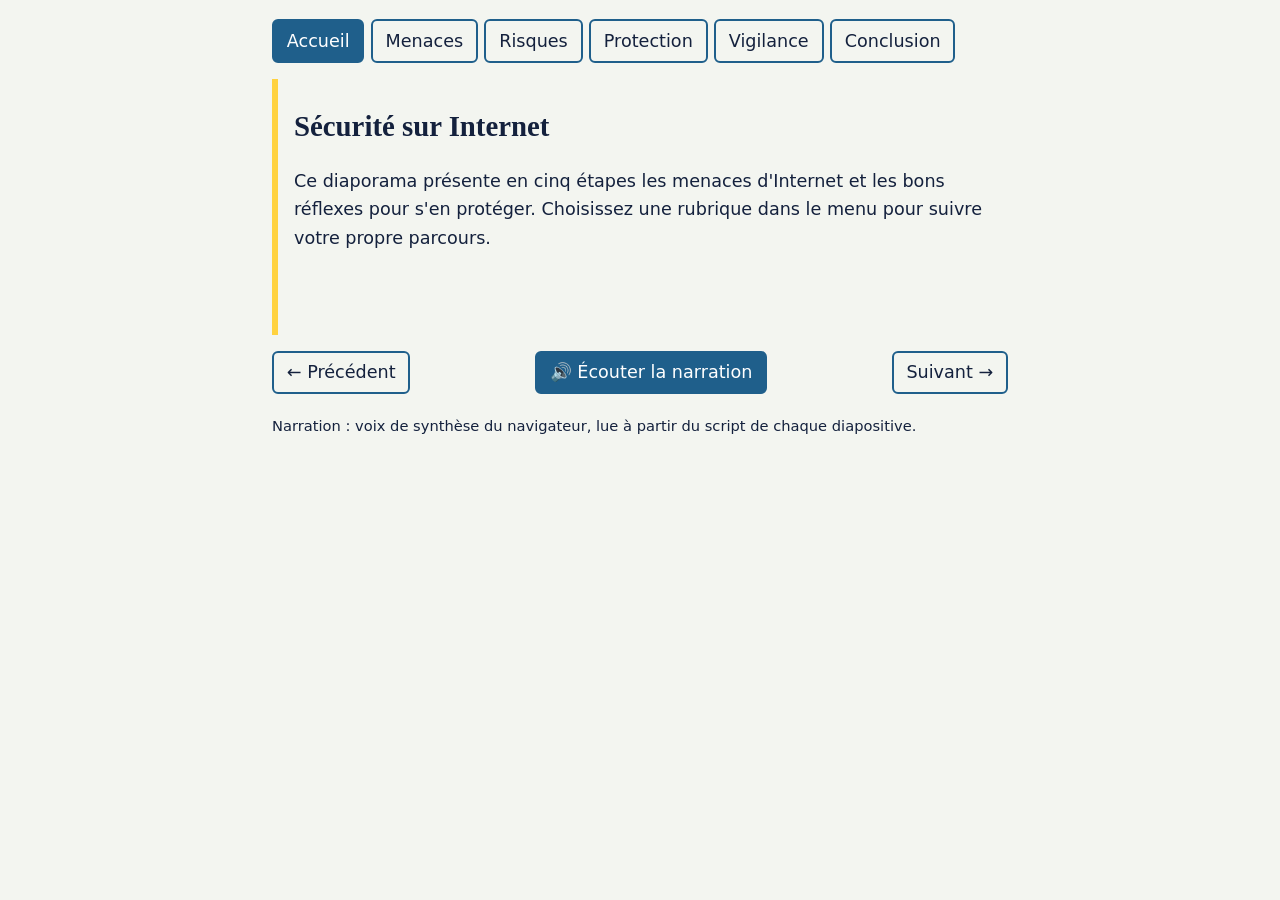
<file: medias/diaporama.html>
<!DOCTYPE html>
<html lang="fr"><head><meta charset="utf-8"><meta name="viewport" content="width=device-width, initial-scale=1">
<title>Sécurité sur Internet – diaporama interactif</title>
<style>:root{--bg:#f3f5f0;--ink:#14213d;--acc:#1f5f8b;--hi:#ffd23f}@media(prefers-color-scheme:dark){:root{--bg:#0f1724;--ink:#eef1f6;--acc:#7fc4f0}}
body{margin:0;background:var(--bg);color:var(--ink);font:1.1rem/1.6 system-ui,sans-serif}main{max-width:46rem;margin:0 auto;padding:1.2rem}
nav{display:flex;flex-wrap:wrap;gap:.4rem}button{font:inherit;cursor:pointer;border:2px solid var(--acc);background:transparent;color:var(--ink);border-radius:6px;padding:.35rem .8rem}
button[aria-current=true],.go{background:var(--acc);color:#fff}button:focus-visible{outline:3px solid var(--hi);outline-offset:2px}
section{min-height:15rem;border-left:6px solid var(--hi);padding:.5rem 1rem;margin:1rem 0}h1{font:700 1.8rem Georgia,serif}.bar{display:flex;gap:.5rem;justify-content:space-between}</style></head>
<body><main><nav id="menu" aria-label="Menu du diaporama"></nav><section id="s" aria-live="polite"></section>
<div class="bar"><button id="p">← Précédent</button><button id="v" class="go">🔊 Écouter la narration</button><button id="n">Suivant →</button></div>
<p><small>Narration : voix de synthèse du navigateur, lue à partir du script de chaque diapositive.</small></p></main>
<script>
var S=[["Accueil","Sécurité sur Internet","Ce diaporama présente en cinq étapes les menaces d'Internet et les bons réflexes pour s'en protéger. Choisissez une rubrique dans le menu pour suivre votre propre parcours."],
["Menaces","Les logiciels malveillants","Les principaux logiciels malveillants sont les virus, les vers, les chevaux de Troie, les ransomwares et les spywares. Un ransomware chiffre vos fichiers et exige une rançon pour les rendre."],
["Risques","Les risques du quotidien","Le hameçonnage, ou phishing, utilise de faux messages pour voler vos identifiants. Les arnaques, le vol de comptes et les fuites de données sont les autres risques courants."],
["Protection","Se protéger","Utilisez des mots de passe longs et uniques, rangés dans un gestionnaire. Activez la double authentification et faites régulièrement les mises à jour de vos appareils."],
["Vigilance","Rester vigilant","Ne cliquez pas sur un lien ou une pièce jointe suspects. Sur un Wi-Fi public, évitez les comptes sensibles ou utilisez un VPN."],
["Conclusion","Ce qu'il faut retenir","Aucune protection n'est parfaite, mais de bons réflexes réduisent fortement les risques : mots de passe solides, double authentification, mises à jour et vigilance."]];
var i=0,m=document.getElementById("menu"),s=document.getElementById("s");
S.forEach(function(d,k){var b=document.createElement("button");b.textContent=d[0];b.onclick=function(){i=k;r()};m.appendChild(b)});
function r(){speechSynthesis&&speechSynthesis.cancel();s.innerHTML="<h1></h1><p></p>";s.firstChild.textContent=S[i][1];s.lastChild.textContent=S[i][2];
[].forEach.call(m.children,function(b,k){b.setAttribute("aria-current",k==i)})}
document.getElementById("p").onclick=function(){i=Math.max(0,i-1);r()};document.getElementById("n").onclick=function(){i=Math.min(S.length-1,i+1);r()};
document.getElementById("v").onclick=function(){if(!window.speechSynthesis)return;speechSynthesis.cancel();var u=new SpeechSynthesisUtterance(S[i][2]);u.lang="fr-FR";speechSynthesis.speak(u)};
r();</script></body></html>
</file>
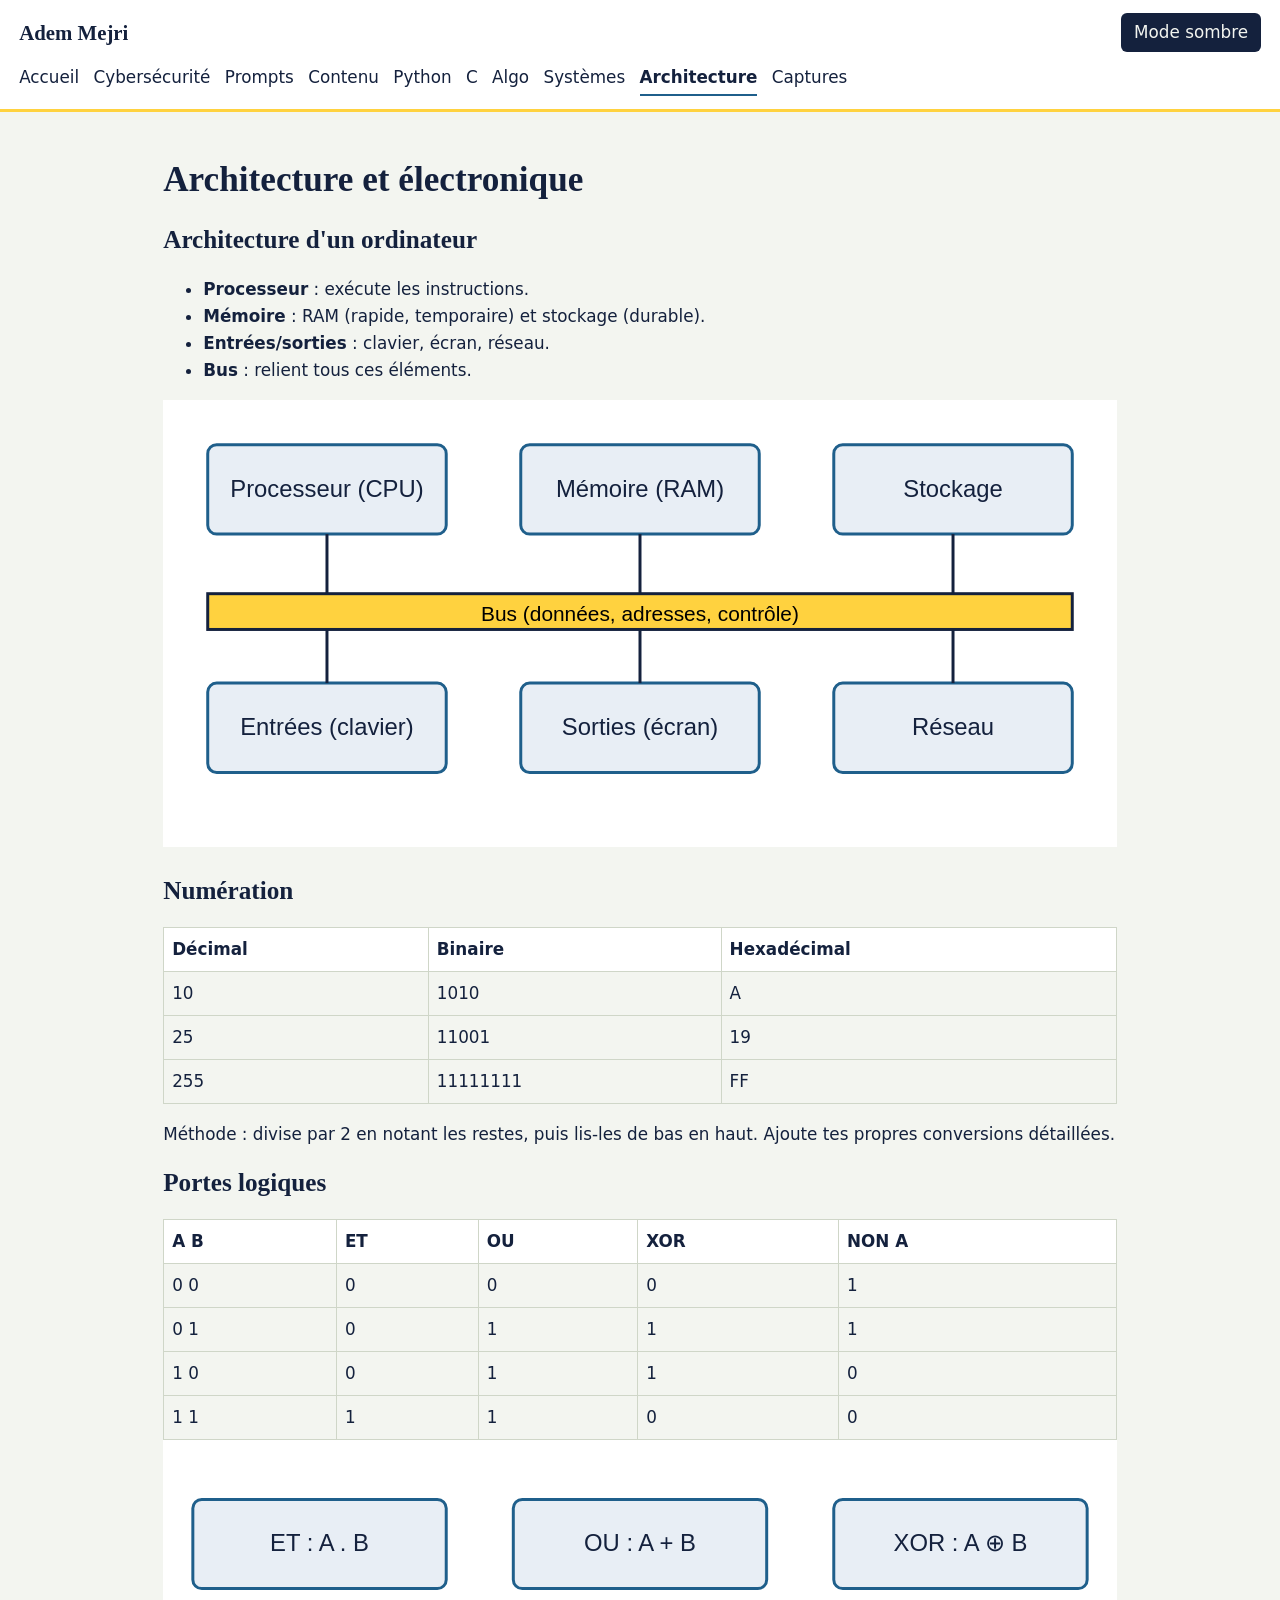
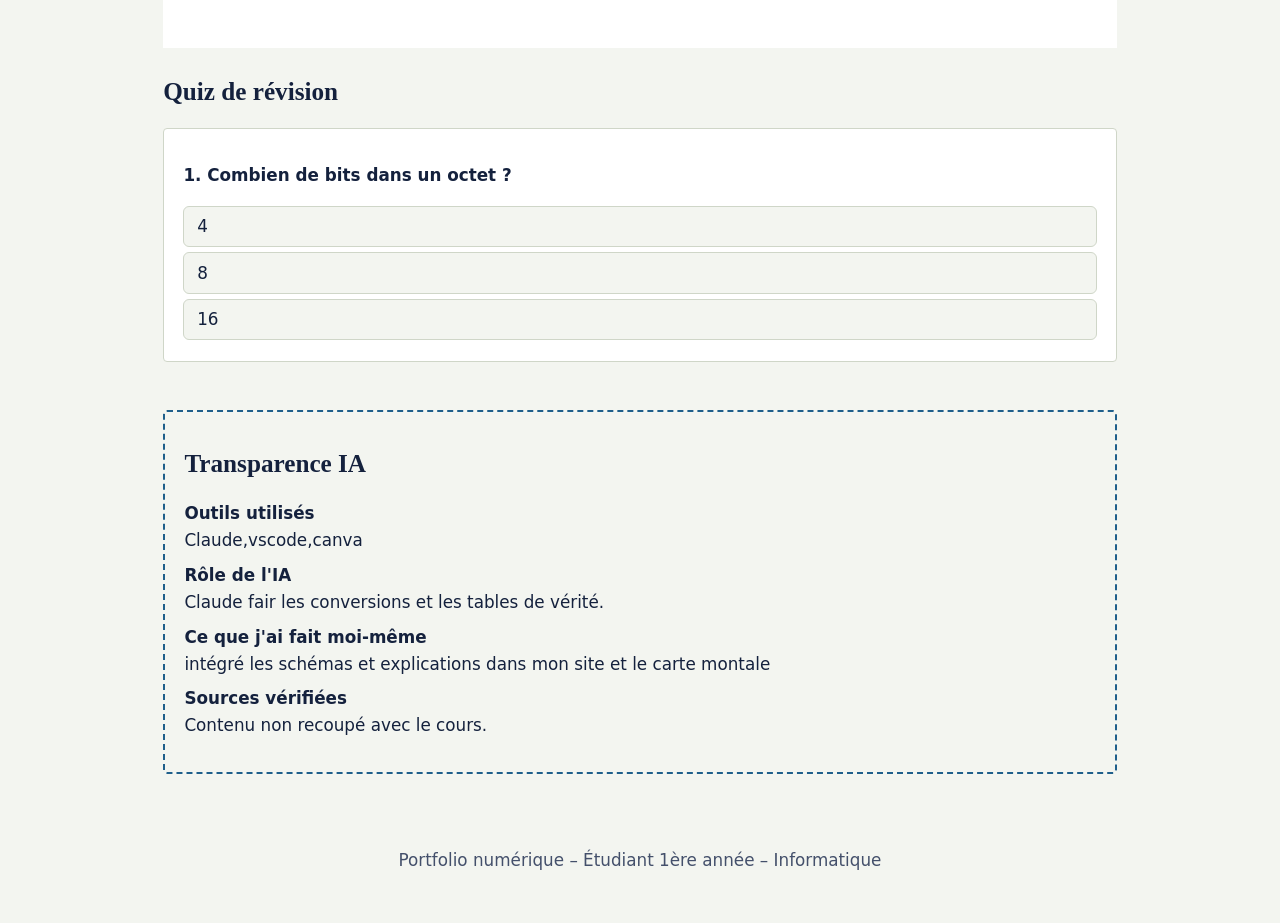
<file: systemes/architecture-electronique.html>
<!DOCTYPE html>
<html lang="fr"><head><meta charset="utf-8"><meta name="viewport" content="width=device-width, initial-scale=1">
<title>Architecture et électronique – Portfolio numérique</title><link rel="stylesheet" href="../css/style.css"></head>
<body><a class="skip" href="#main">Aller au contenu</a><header><a class="brand" href="../index.html">Adem Mejri</a>
<button id="menu-btn" aria-expanded="false" aria-controls="nav">Menu</button>
<button id="theme-btn" aria-label="Changer de thème">Mode sombre</button>
<nav id="nav" aria-label="Navigation principale"><a href="../index.html">Accueil</a><a href="../digital-skills/cybersecurite.html">Cybersécurité</a><a href="../digital-skills/prompt-engineering.html">Prompts</a><a href="../digital-skills/creation-contenu.html">Contenu</a><a href="../developpement/python.html">Python</a><a href="../developpement/langage-c.html">C</a><a href="../developpement/algorithmique.html">Algo</a><a href="../systemes/systemes-exploitation.html">Systèmes</a><a href="../systemes/architecture-electronique.html" aria-current="page">Architecture</a><a href="../captures.html">Captures</a></nav></header>
<main id="main"><h1>Architecture et électronique</h1>
<section><h2>Architecture d'un ordinateur</h2><ul><li><b>Processeur</b> : exécute les instructions.</li><li><b>Mémoire</b> : RAM (rapide, temporaire) et stockage (durable).</li><li><b>Entrées/sorties</b> : clavier, écran, réseau.</li><li><b>Bus</b> : relient tous ces éléments.</li></ul><img src="../medias/architecture.svg" alt="Schéma : processeur, mémoire et stockage reliés par un bus aux entrées, sorties et réseau" style="max-width:100%"></section>
<section><h2>Numération</h2><div class="scroll"><table><tr><th>Décimal</th><th>Binaire</th><th>Hexadécimal</th></tr><tr><td>10</td><td>1010</td><td>A</td></tr><tr><td>25</td><td>11001</td><td>19</td></tr><tr><td>255</td><td>11111111</td><td>FF</td></tr></table></div><p>Méthode : divise par 2 en notant les restes, puis lis-les de bas en haut. Ajoute tes propres conversions détaillées.</p></section>
<section><h2>Portes logiques</h2><div class="scroll"><table><tr><th>A B</th><th>ET</th><th>OU</th><th>XOR</th><th>NON A</th></tr><tr><td>0 0</td><td>0</td><td>0</td><td>0</td><td>1</td></tr><tr><td>0 1</td><td>0</td><td>1</td><td>1</td><td>1</td></tr><tr><td>1 0</td><td>0</td><td>1</td><td>1</td><td>0</td></tr><tr><td>1 1</td><td>1</td><td>1</td><td>0</td><td>0</td></tr></table></div><img src="../medias/portes.svg" alt="Portes logiques ET, OU et XOR" style="max-width:100%"></section><section><h2>Quiz de révision</h2><div id="quiz" class="card" data-q="archi"></div></section><aside class="ai"><h2>Transparence IA</h2><dl><dt>Outils utilisés</dt><dd>Claude,vscode,canva</dd><dt>Rôle de l'IA</dt><dd>Claude fair les conversions et les tables de vérité.</dd><dt>Ce que j'ai fait moi-même</dt><dd> intégré les schémas et explications dans mon site et le carte montale</dd><dt>Sources vérifiées</dt><dd>Contenu non recoupé avec le cours.</dd></dl></aside></main>
<footer><p>Portfolio numérique – Étudiant 1ère année – Informatique</p></footer>
<script src="../js/script.js"></script></body></html>
</file>
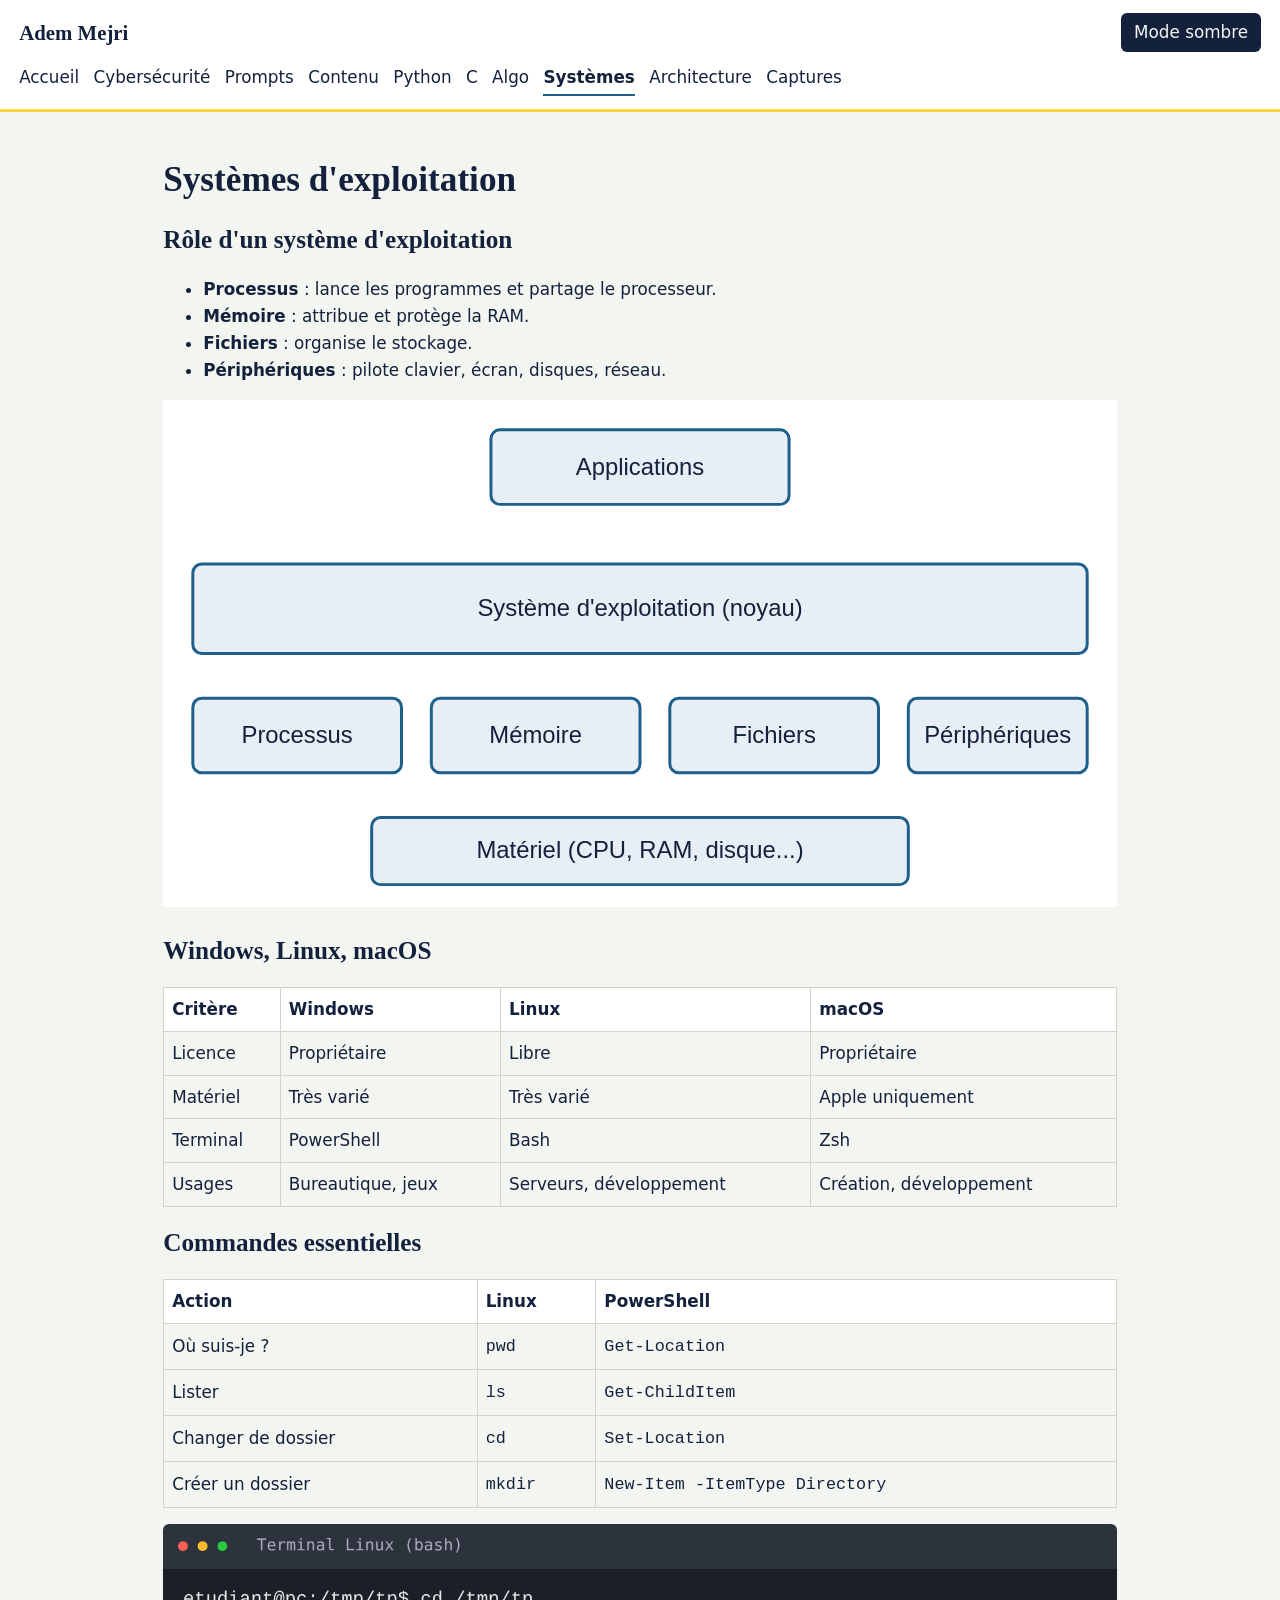
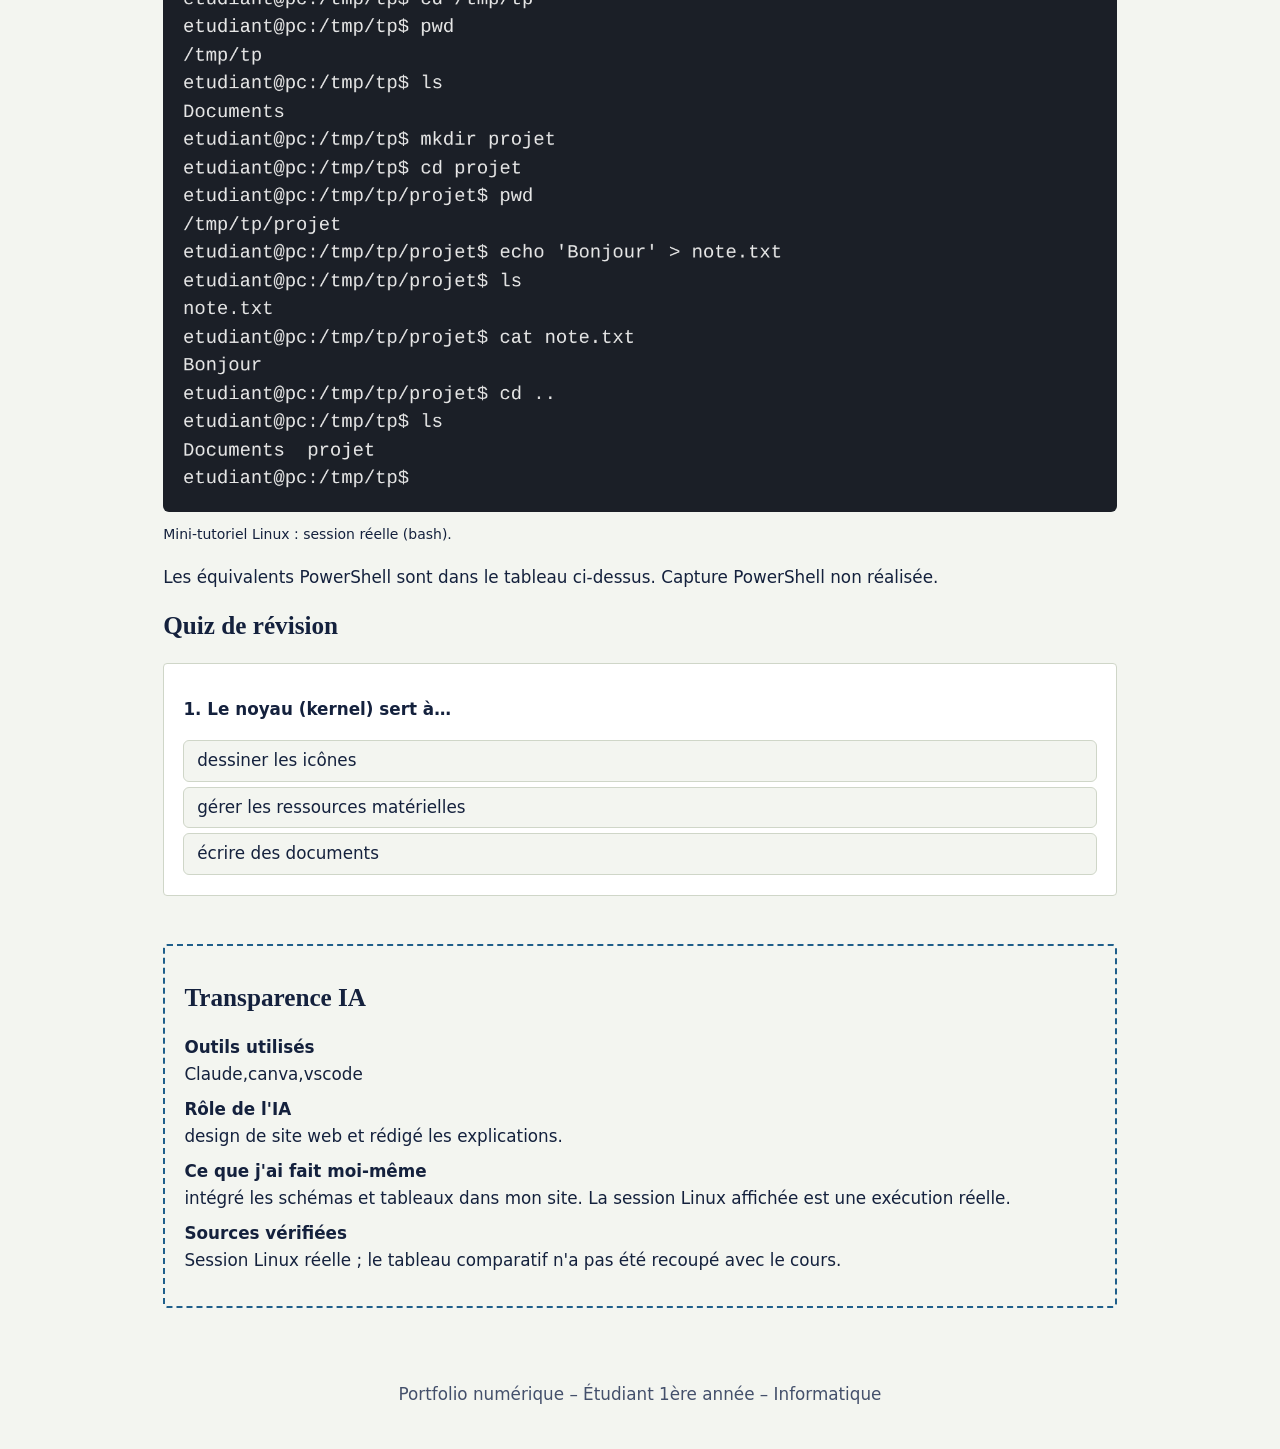
<file: systemes/systemes-exploitation.html>
<!DOCTYPE html>
<html lang="fr"><head><meta charset="utf-8"><meta name="viewport" content="width=device-width, initial-scale=1">
<title>Systèmes d'exploitation – Portfolio numérique</title><link rel="stylesheet" href="../css/style.css"></head>
<body><a class="skip" href="#main">Aller au contenu</a><header><a class="brand" href="../index.html">Adem Mejri</a>
<button id="menu-btn" aria-expanded="false" aria-controls="nav">Menu</button>
<button id="theme-btn" aria-label="Changer de thème">Mode sombre</button>
<nav id="nav" aria-label="Navigation principale"><a href="../index.html">Accueil</a><a href="../digital-skills/cybersecurite.html">Cybersécurité</a><a href="../digital-skills/prompt-engineering.html">Prompts</a><a href="../digital-skills/creation-contenu.html">Contenu</a><a href="../developpement/python.html">Python</a><a href="../developpement/langage-c.html">C</a><a href="../developpement/algorithmique.html">Algo</a><a href="../systemes/systemes-exploitation.html" aria-current="page">Systèmes</a><a href="../systemes/architecture-electronique.html">Architecture</a><a href="../captures.html">Captures</a></nav></header>
<main id="main"><h1>Systèmes d'exploitation</h1>
<section><h2>Rôle d'un système d'exploitation</h2><ul><li><b>Processus</b> : lance les programmes et partage le processeur.</li><li><b>Mémoire</b> : attribue et protège la RAM.</li><li><b>Fichiers</b> : organise le stockage.</li><li><b>Périphériques</b> : pilote clavier, écran, disques, réseau.</li></ul><img src="../medias/os-schema.svg" alt="Schéma : applications, système d'exploitation avec processus, mémoire, fichiers et périphériques, puis matériel" style="max-width:100%"></section>
<section><h2>Windows, Linux, macOS</h2><div class="scroll"><table><tr><th>Critère</th><th>Windows</th><th>Linux</th><th>macOS</th></tr><tr><td>Licence</td><td>Propriétaire</td><td>Libre</td><td>Propriétaire</td></tr><tr><td>Matériel</td><td>Très varié</td><td>Très varié</td><td>Apple uniquement</td></tr><tr><td>Terminal</td><td>PowerShell</td><td>Bash</td><td>Zsh</td></tr><tr><td>Usages</td><td>Bureautique, jeux</td><td>Serveurs, développement</td><td>Création, développement</td></tr></table></div></section>
<section><h2>Commandes essentielles</h2><div class="scroll"><table><tr><th>Action</th><th>Linux</th><th>PowerShell</th></tr><tr><td>Où suis-je ?</td><td><code>pwd</code></td><td><code>Get-Location</code></td></tr><tr><td>Lister</td><td><code>ls</code></td><td><code>Get-ChildItem</code></td></tr><tr><td>Changer de dossier</td><td><code>cd</code></td><td><code>Set-Location</code></td></tr><tr><td>Créer un dossier</td><td><code>mkdir</code></td><td><code>New-Item -ItemType Directory</code></td></tr></table></div><figure style="margin:1rem 0"><img src="../medias/captures/linux-commandes.png" alt="Terminal Linux : pwd, ls, mkdir projet, cd projet, création de note.txt avec echo, cat note.txt, retour avec cd .. puis ls." style="max-width:100%;height:auto;border-radius:6px"><figcaption><small>Mini-tutoriel Linux : session réelle (bash).</small></figcaption></figure><p>Les équivalents PowerShell sont dans le tableau ci-dessus. Capture PowerShell non réalisée.</p></section><section><h2>Quiz de révision</h2><div id="quiz" class="card" data-q="os"></div></section><aside class="ai"><h2>Transparence IA</h2><dl><dt>Outils utilisés</dt><dd>Claude,canva,vscode</dd><dt>Rôle de l'IA</dt><dd>design de site web et rédigé les explications.</dd><dt>Ce que j'ai fait moi-même</dt><dd> intégré les schémas et tableaux dans mon site. La session Linux affichée est une exécution réelle.</dd><dt>Sources vérifiées</dt><dd>Session Linux réelle ; le tableau comparatif n'a pas été recoupé avec le cours.</dd></dl></aside></main>
<footer><p>Portfolio numérique – Étudiant 1ère année – Informatique</p></footer>
<script src="../js/script.js"></script></body></html>
</file>
<file: css/style.css>
:root{--bg:#f3f5f0;--ink:#14213d;--mut:#44506b;--acc:#1f5f8b;--hi:#ffd23f;--card:#fff;--line:#cfd6c8}
:root[data-theme=dark]{--bg:#0f1724;--ink:#eef1f6;--mut:#aab4c8;--acc:#7fc4f0;--hi:#ffd23f;--card:#18233a;--line:#2e3b57}
*{box-sizing:border-box}body{margin:0;background:var(--bg);color:var(--ink);font:1.05rem/1.6 system-ui,sans-serif}
h1,h2,h3{font-family:Georgia,serif;line-height:1.2}h1{font-size:2.2rem}a{color:var(--acc)}
header{display:flex;flex-wrap:wrap;gap:.5rem 1rem;align-items:center;padding:.8rem 1.2rem;border-bottom:3px solid var(--hi);background:var(--card)}
.brand{font:700 1.3rem Georgia,serif;text-decoration:none;color:var(--ink);margin-right:auto}
nav{display:flex;flex-wrap:wrap;gap:.3rem .9rem;width:100%}nav a{text-decoration:none;color:var(--ink);padding:.2rem 0}nav a[aria-current]{border-bottom:2px solid var(--acc);font-weight:700}
button{font:inherit;cursor:pointer;background:var(--ink);color:var(--bg);border:0;border-radius:6px;padding:.4rem .8rem}
#menu-btn{display:none}a:focus-visible,button:focus-visible{outline:3px solid var(--acc);outline-offset:2px}
main{max-width:62rem;margin:0 auto;padding:1.5rem 1.2rem}footer{text-align:center;color:var(--mut);padding:2rem 1rem}
.hero{display:flex;gap:1.5rem;align-items:center;flex-wrap:wrap}.hero img{border-radius:50%;object-fit:cover;object-position:top}.hero p{max-width:60ch}
.grid{display:grid;grid-template-columns:repeat(auto-fill,minmax(15rem,1fr));gap:1rem}
.mod{display:block;padding:1rem;border:1px solid var(--line);border-left:6px solid var(--hi);background:var(--card);text-decoration:none;color:var(--ink);border-radius:4px}.mod:hover{border-left-color:var(--acc)}.mod h3{margin:.1rem 0}.mod p{margin:0;color:var(--mut)}
.card{background:var(--card);border:1px solid var(--line);border-radius:4px;padding:1rem 1.2rem;margin:1rem 0}
.scroll{overflow-x:auto}table{border-collapse:collapse;width:100%}th,td{border:1px solid var(--line);padding:.5rem;text-align:left}th{background:var(--card)}
.todo{background:var(--hi);color:#14213d;padding:.5rem .8rem;border-radius:4px}
.ai{margin-top:3rem;padding:1rem 1.2rem;border:2px dashed var(--acc);border-radius:4px}.ai dt{font-weight:700}.ai dd{margin:0 0 .5rem}
.opt{display:block;width:100%;text-align:left;margin:.3rem 0;background:var(--bg);color:var(--ink);border:1px solid var(--line)}
.opt.ok{background:#2e7d32;color:#fff}.opt.ko{background:#b3261e;color:#fff}
@media(max-width:700px){#menu-btn{display:inline-block}nav{display:none;flex-direction:column}nav.open{display:flex}h1{font-size:1.7rem}}pre{background:#0f1724;color:#eef1f6;padding:1rem;border-radius:4px;overflow-x:auto;font-size:.9rem}h3{font-size:1.05rem;margin-bottom:.2rem}

.caps{display:grid;grid-template-columns:repeat(auto-fill,minmax(16rem,1fr));gap:1rem}.cap{margin:0;background:var(--card);border:1px solid var(--line);border-radius:4px;padding:.5rem}.cap img{width:100%;height:12rem;object-fit:cover;object-position:top;border-radius:3px}.cap figcaption{font-size:.9rem;color:var(--mut);margin-top:.3rem}
.caps.t .cap img{height:auto;max-height:none;object-fit:contain}
.term .cap img{height:auto;max-height:14rem;object-fit:contain;background:#1b1f27}
.btn{display:inline-block;padding:.7rem 1.2rem;border-radius:8px;background:var(--acc);color:var(--bg);text-decoration:none;font-weight:600}
.btn:hover,.btn:focus{opacity:.9;text-decoration:underline}
audio,video{display:block;margin:1rem 0}

.skip{position:absolute;left:-999px;top:0;background:var(--hi);color:#14213d;padding:.5rem 1rem;z-index:10}.skip:focus{left:0}
.eyebrow{margin:0;font-size:.85rem;font-weight:700;letter-spacing:.06em;text-transform:uppercase;color:var(--acc)}
.btn.alt{background:transparent;color:var(--acc);border:2px solid var(--acc)}
.stats{display:grid;grid-template-columns:repeat(auto-fit,minmax(9rem,1fr));gap:1rem;margin:2rem 0}.stats div{background:var(--card);border:1px solid var(--line);border-radius:6px;padding:.8rem 1rem;text-align:center}.stats b{display:block;font:700 2rem Georgia,serif;color:var(--acc)}.stats span{color:var(--mut);font-size:.9rem}
.filters{display:flex;flex-wrap:wrap;gap:.5rem;margin:1rem 0}.filters button{background:var(--card);color:var(--ink);border:1px solid var(--line)}.filters button.on{background:var(--acc);color:var(--bg);border-color:var(--acc)}
.tag{display:inline-block;font-size:.72rem;font-weight:700;background:var(--hi);color:#14213d;padding:.05rem .5rem;border-radius:99px}
.timeline{list-style:none;padding:0;margin:1rem 0;border-left:3px solid var(--hi)}.timeline li{padding:.2rem 0 1rem 1.2rem;position:relative}.timeline li:before{content:"";position:absolute;left:-.55rem;top:.55rem;width:.8rem;height:.8rem;border-radius:50%;background:var(--acc)}.timeline b{display:block}.timeline span{color:var(--mut)}
[hidden]{display:none!important}
</file>
